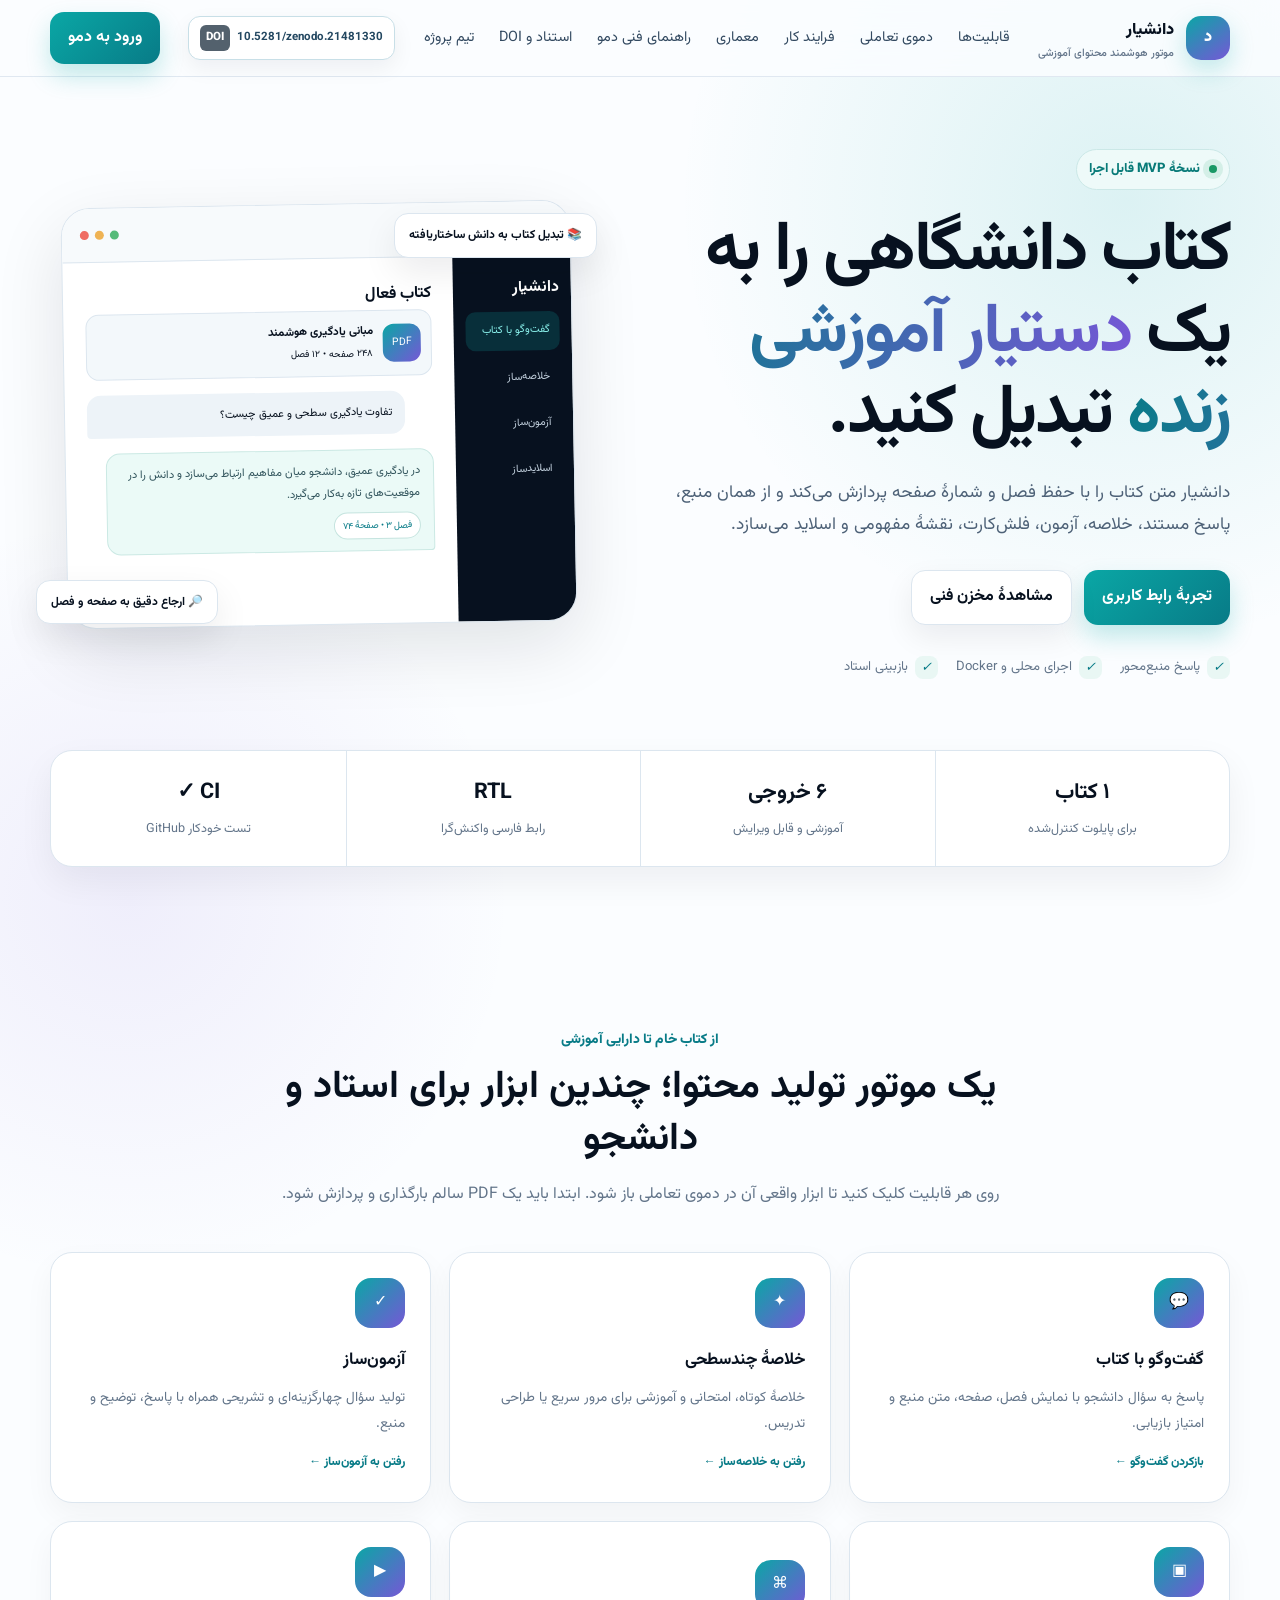
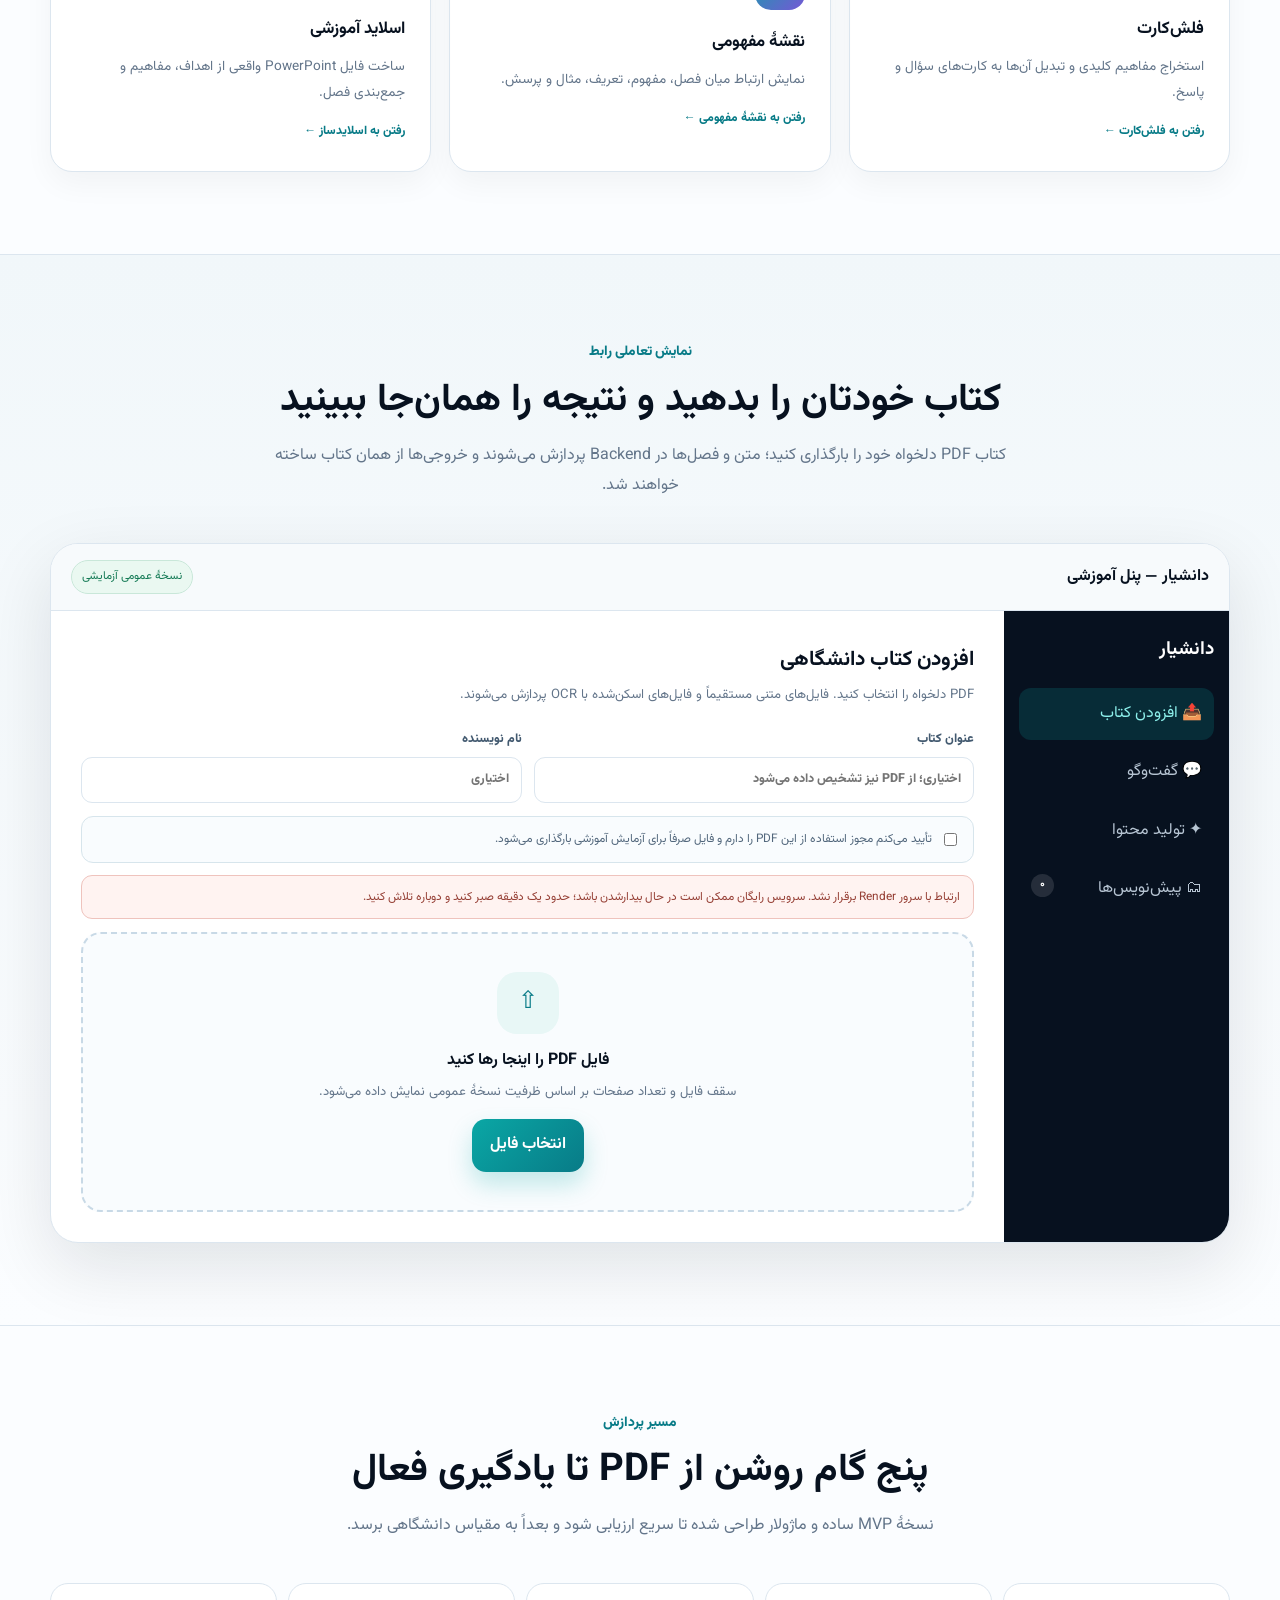
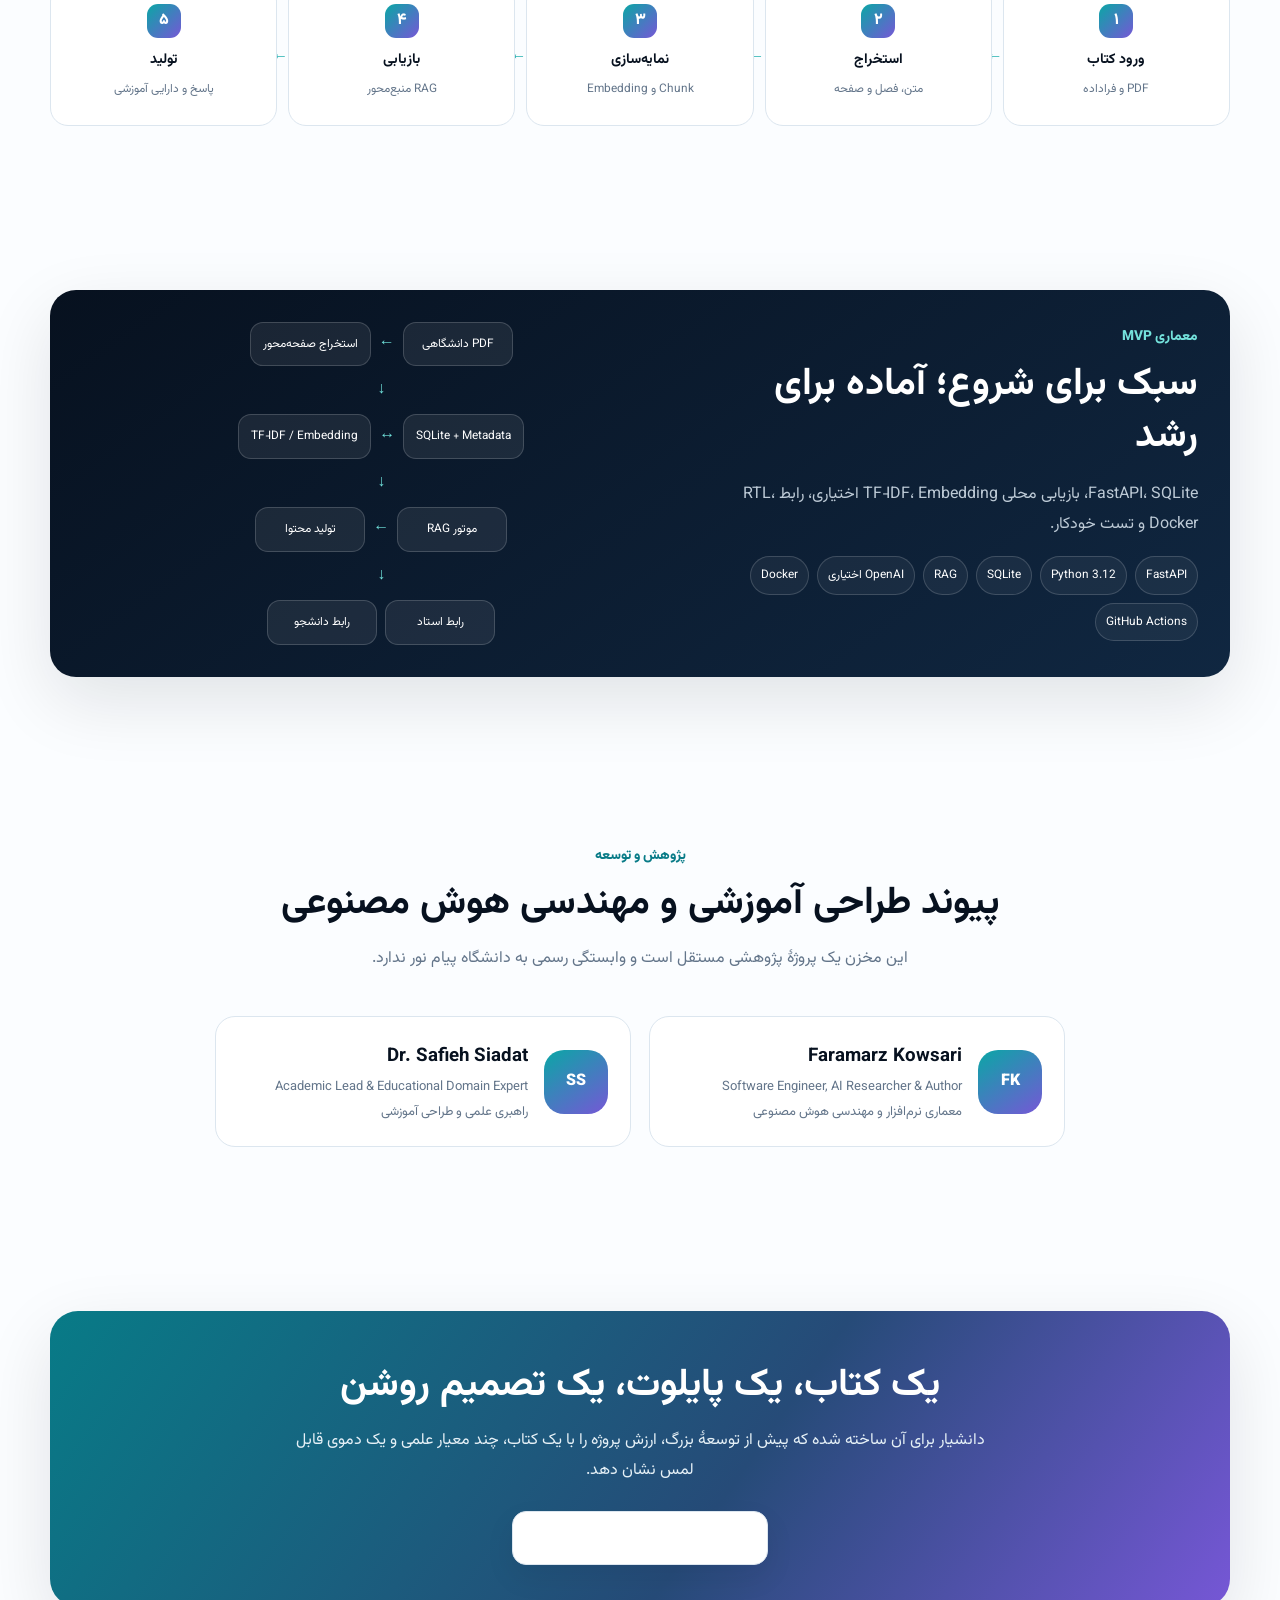
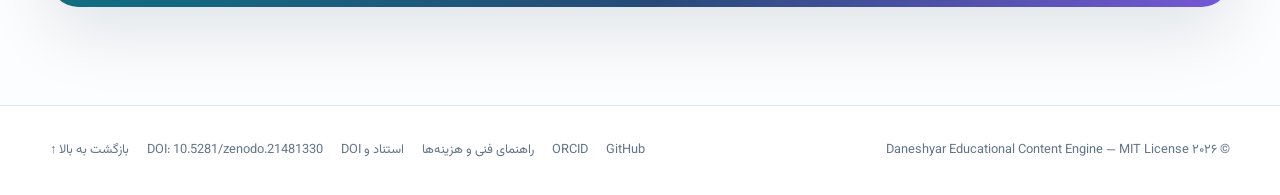
<file: docs/index.html>
<!doctype html>
<html lang="fa" dir="rtl">
<head>
<meta charset="utf-8">
<meta name="viewport" content="width=device-width,initial-scale=1">
<meta name="citation_doi" content="10.5281/zenodo.21481330">
<meta name="DC.identifier" content="doi:10.5281/zenodo.21481330">
<meta http-equiv="Cache-Control" content="no-cache, no-store, must-revalidate">
<meta http-equiv="Pragma" content="no-cache">
<meta http-equiv="Expires" content="0">
<meta name="theme-color" content="#07111f">
<meta name="description" content="دانشیار؛ موتور هوشمند محتوای آموزشی برای تبدیل کتاب‌های دانشگاهی PDF به پاسخ‌های منبع‌محور، خلاصه، آزمون، فلش‌کارت و اسلاید.">
<meta property="og:title" content="دانشیار | موتور هوشمند محتوای آموزشی">
<meta property="og:description" content="از یک کتاب دانشگاهی، یک دستیار آموزشی منبع‌محور بسازید.">
<meta property="og:url" content="https://faramarzkowsari.github.io/daneshyar-educational-content-engine/">
<link rel="canonical" href="https://faramarzkowsari.github.io/daneshyar-educational-content-engine/">
<link rel="preconnect" href="https://fonts.googleapis.com">
<link rel="preconnect" href="https://fonts.gstatic.com" crossorigin>
<link href="https://fonts.googleapis.com/css2?family=Vazirmatn:wght@300;400;500;600;700;800;900&display=swap" rel="stylesheet">
<title>دانشیار | موتور هوشمند محتوای آموزشی</title>
<style>
:root{--ink:#07111f;--ink2:#102238;--surface:#fff;--soft:#f3f8fb;--line:#dce6ef;--muted:#63758a;--teal:#0aa7a5;--teal2:#087b87;--violet:#7657d6;--green:#199865;--shadow:0 24px 70px rgba(7,17,31,.11);--max:1180px}*{box-sizing:border-box}html{scroll-behavior:smooth}body{margin:0;font-family:Vazirmatn,Tahoma,sans-serif;color:var(--ink);background:radial-gradient(circle at 88% 4%,rgba(10,167,165,.13),transparent 28rem),radial-gradient(circle at 10% 18%,rgba(118,87,214,.09),transparent 24rem),#fbfdff;line-height:1.9}a{text-decoration:none;color:inherit}button,input{font:inherit}.wrap{width:min(var(--max),calc(100% - 36px));margin:auto}.top{position:sticky;top:0;z-index:30;background:rgba(251,253,255,.86);backdrop-filter:blur(18px);border-bottom:1px solid rgba(220,230,239,.85)}.nav{height:76px;display:flex;align-items:center;justify-content:space-between;gap:22px}.brand{display:flex;align-items:center;gap:12px;font-weight:900}.mark{width:44px;height:44px;border-radius:15px;display:grid;place-items:center;color:#fff;background:linear-gradient(145deg,var(--teal),var(--violet));box-shadow:0 10px 24px rgba(10,167,165,.24)}.brand small{display:block;color:var(--muted);font-size:.68rem;font-weight:500;line-height:1.2}.links{display:flex;align-items:center;gap:25px;color:#334a61;font-size:.9rem}.links a:hover{color:var(--teal2)}.btn{display:inline-flex;align-items:center;justify-content:center;gap:8px;padding:11px 18px;border-radius:14px;border:0;font-weight:700;cursor:pointer;transition:.2s}.btn:hover{transform:translateY(-2px)}.primary{color:#fff;background:linear-gradient(135deg,var(--teal),var(--teal2));box-shadow:0 12px 24px rgba(10,167,165,.24)}.secondary{background:#fff;border:1px solid var(--line);box-shadow:0 12px 30px rgba(7,17,31,.07)}.hero{padding:72px 0 62px}.heroGrid{display:grid;grid-template-columns:1.04fr .96fr;align-items:center;gap:58px}.badge{display:inline-flex;align-items:center;gap:9px;padding:7px 12px;border:1px solid #cbe8e7;border-radius:999px;background:#eefaf9;color:#087a78;font-weight:800;font-size:.82rem}.pulse{width:8px;height:8px;border-radius:50%;background:var(--green);box-shadow:0 0 0 6px rgba(25,152,101,.12)}h1{font-size:clamp(2.45rem,5.4vw,4.7rem);line-height:1.18;letter-spacing:-2px;margin:22px 0 20px}.grad{color:transparent;background:linear-gradient(100deg,var(--teal2),var(--violet));background-clip:text;-webkit-background-clip:text}.lead{font-size:1.08rem;color:#4d6177;max-width:650px;margin:0 0 28px}.actions{display:flex;flex-wrap:wrap;gap:12px}.trust{display:flex;flex-wrap:wrap;gap:18px;margin-top:30px;color:var(--muted);font-size:.82rem}.trust span{display:flex;align-items:center;gap:7px}.ok{width:23px;height:23px;border-radius:8px;display:grid;place-items:center;background:#e9f7f4;color:var(--teal2)}.visual{position:relative;min-height:470px;display:grid;place-items:center}.glow{position:absolute;width:360px;height:360px;border-radius:50%;background:radial-gradient(circle,rgba(10,167,165,.25),transparent 66%)}.window{width:min(100%,510px);position:relative;z-index:2;border:1px solid var(--line);border-radius:29px;background:#fff;overflow:hidden;box-shadow:var(--shadow);transform:rotate(-1deg)}.wbar{padding:15px 18px;background:#f7fafc;border-bottom:1px solid var(--line);display:flex;justify-content:space-between;align-items:center;color:var(--muted);font-size:.75rem}.dots{display:flex;gap:6px;direction:ltr}.dots i{width:9px;height:9px;border-radius:50%;background:#ef6d64}.dots i:nth-child(2){background:#efb354}.dots i:nth-child(3){background:#55bb79}.preview{display:grid;grid-template-columns:118px 1fr;min-height:365px}.side{padding:18px 12px;background:var(--ink);color:#c4d2df}.side b{color:#fff}.side div{padding:9px 10px;margin-top:8px;border-radius:10px;font-size:.67rem}.side .active{background:rgba(10,167,165,.2);color:#8af0eb}.main{padding:22px}.book{display:flex;align-items:center;gap:10px;background:var(--soft);border:1px solid var(--line);border-radius:13px;padding:10px;font-size:.72rem}.pdf{width:38px;height:38px;border-radius:11px;display:grid;place-items:center;color:#fff;background:linear-gradient(135deg,var(--teal),var(--violet));font-size:.65rem}.q,.a{padding:11px 13px;font-size:.7rem;border-radius:14px;margin-top:15px}.q{margin-right:28px;background:#edf3f8;border-bottom-left-radius:4px}.a{margin-left:18px;background:#ebfaf7;border:1px solid #cbe9e4;border-bottom-right-radius:4px;color:#31545c}.source{display:inline-block;margin-top:8px;padding:4px 8px;border:1px solid #c5e4df;border-radius:999px;background:#fff;color:var(--teal2);font-size:.58rem}.float{position:absolute;z-index:3;padding:10px 14px;border:1px solid var(--line);border-radius:14px;background:#fff;box-shadow:0 14px 35px rgba(7,17,31,.08);font-size:.74rem;font-weight:700}.f1{top:34px;right:-8px}.f2{bottom:25px;left:-14px}.metrics{padding:8px 0 76px}.metricGrid{display:grid;grid-template-columns:repeat(4,1fr);border:1px solid var(--line);border-radius:22px;background:#fff;box-shadow:0 14px 35px rgba(7,17,31,.06);overflow:hidden}.metric{text-align:center;padding:22px;border-left:1px solid var(--line)}.metric:last-child{border-left:0}.metric strong{display:block;font-size:1.35rem}.metric span{color:var(--muted);font-size:.79rem}section{padding:82px 0}.head{text-align:center;max-width:760px;margin:0 auto 42px}.kicker{color:var(--teal2);font-weight:800;font-size:.86rem}h2{font-size:clamp(1.9rem,3vw,3rem);line-height:1.35;margin:8px 0 13px}.head p{color:var(--muted);margin:0}.features{display:grid;grid-template-columns:repeat(3,1fr);gap:18px}.card{padding:25px;border:1px solid var(--line);border-radius:22px;background:#fff;box-shadow:0 12px 30px rgba(7,17,31,.045);transition:.25s}.card:hover{transform:translateY(-5px);box-shadow:0 18px 42px rgba(7,17,31,.08)}.icon{width:50px;height:50px;border-radius:16px;display:grid;place-items:center;color:#fff;background:linear-gradient(135deg,var(--teal),var(--violet));margin-bottom:17px}.card h3{margin:0 0 8px;font-size:1.05rem}.card p{margin:0;color:var(--muted);font-size:.85rem}.featureAction{width:100%;font:inherit;color:inherit;text-align:right;cursor:pointer;position:relative;appearance:none}.featureAction:focus-visible{outline:3px solid rgba(10,167,165,.28);outline-offset:4px;border-color:var(--teal)}.featureOpen{display:inline-flex;margin-top:14px;color:var(--teal2);font-size:.75rem;font-weight:800}.asset.assetFocus{border-color:var(--teal);box-shadow:0 0 0 5px rgba(10,167,165,.10),0 16px 34px rgba(7,17,31,.08);animation:assetPulse .7s ease 2}@keyframes assetPulse{50%{transform:translateY(-3px)}}.demoSec{background:linear-gradient(180deg,#f1f7fa,#fbfdff);border-block:1px solid var(--line)}.shell{border:1px solid var(--line);border-radius:28px;background:#fff;box-shadow:var(--shadow);overflow:hidden}.shellTop{padding:16px 20px;background:#f7fafc;border-bottom:1px solid var(--line);display:flex;justify-content:space-between;align-items:center}.demoTag{padding:5px 10px;border:1px solid #c9e7d9;border-radius:999px;background:#eaf8f1;color:#147a55;font-size:.72rem}.layout{display:grid;grid-template-columns:225px 1fr;min-height:570px}.demoSide{padding:21px 15px;background:var(--ink);color:#fff}.demoSide h3{margin:0 0 20px}.tabs button{width:100%;display:flex;gap:10px;padding:11px 12px;margin:6px 0;border:0;border-radius:12px;background:transparent;color:#b7c5d3;cursor:pointer;text-align:right}.tabs button.active,.tabs button:hover{background:rgba(10,167,165,.18);color:#8df0eb}.content{padding:30px}.panel{display:none}.panel.active{display:block;animation:fade .28s ease}@keyframes fade{from{opacity:0;transform:translateY(4px)}to{opacity:1;transform:none}}.phead h3{margin:0;font-size:1.3rem}.phead p{margin:2px 0 20px;color:var(--muted);font-size:.82rem}.upload{padding:38px 20px;border:2px dashed #c8d9e6;border-radius:20px;background:#f9fcfe;text-align:center}.upload.drag{border-color:var(--teal);background:#eefaf9}.uploadIcon{width:62px;height:62px;margin:0 auto 12px;border-radius:20px;display:grid;place-items:center;background:#e8f7f6;color:var(--teal2);font-size:1.5rem}.upload h4{margin:0}.upload p{margin:3px 0 15px;color:var(--muted);font-size:.82rem}#file{display:none}.progress{display:none;margin-top:20px;text-align:right}.track{height:9px;border-radius:999px;background:#e6eef4;overflow:hidden}.bar{width:0;height:100%;background:linear-gradient(90deg,var(--teal),var(--violet));transition:.25s}.plabel{margin-top:8px;color:var(--muted);font-size:.8rem}.bookRow{display:flex;align-items:center;justify-content:space-between;gap:12px;padding:14px;border:1px solid var(--line);border-radius:16px;background:#f8fbfd;margin-bottom:16px}.bookMeta{display:flex;align-items:center;gap:11px}.bookMeta strong{display:block;font-size:.9rem}.bookMeta small{color:var(--muted)}.chat{border:1px solid var(--line);border-radius:18px;overflow:hidden}.messages{min-height:275px;max-height:325px;overflow:auto;padding:18px;background:#fbfdff}.msg{width:fit-content;max-width:86%;padding:11px 14px;margin-bottom:12px;border-radius:15px;font-size:.85rem}.user{margin-right:auto;background:#eaf0f6;border-bottom-left-radius:4px}.ai{background:#eaf9f6;border:1px solid #cbe9e4;border-bottom-right-radius:4px}.cite{display:inline-flex;margin-top:8px;padding:4px 8px;border:1px solid #bedfd9;border-radius:999px;background:#fff;color:#087c76;font-size:.67rem}.typing{display:none;color:var(--muted);font-size:.77rem}.form{display:flex;gap:9px;padding:12px;border-top:1px solid var(--line)}.form input{min-width:0;flex:1;padding:11px 13px;border:1px solid var(--line);border-radius:12px;outline:0}.form input:focus{border-color:var(--teal);box-shadow:0 0 0 4px rgba(10,167,165,.09)}.samples{display:flex;flex-wrap:wrap;gap:7px;margin-top:11px}.samples button{padding:7px 10px;border:1px solid var(--line);border-radius:999px;background:#fff;color:#425970;cursor:pointer;font-size:.72rem}.assets{display:grid;grid-template-columns:repeat(2,1fr);gap:13px}.asset{display:flex;align-items:center;gap:12px;padding:16px;border:1px solid var(--line);border-radius:17px}.asset .icon{flex:0 0 44px;width:44px;height:44px;margin:0;border-radius:13px}.asset strong{display:block;font-size:.88rem}.asset small{color:var(--muted)}.asset button{margin-right:auto;padding:7px 10px;border:1px solid var(--line);border-radius:10px;background:#f8fbfd;cursor:pointer}.result{display:none;margin-top:16px;padding:14px;border:1px solid #cce7e2;border-radius:14px;background:#eefaf8;color:#28595a}.flow{display:grid;grid-template-columns:repeat(5,1fr);gap:11px}.step{position:relative;text-align:center;padding:20px 11px;border:1px solid var(--line);border-radius:18px;background:#fff}.step:not(:last-child):after{content:"←";position:absolute;left:-17px;top:42%;color:var(--teal);font-weight:900}.num{width:34px;height:34px;margin:0 auto 9px;border-radius:11px;display:grid;place-items:center;color:#fff;background:linear-gradient(135deg,var(--teal),var(--violet));font-weight:800}.step strong{display:block;font-size:.88rem}.step span{color:var(--muted);font-size:.74rem}.arch{display:grid;grid-template-columns:.9fr 1.1fr;gap:28px;padding:32px;border-radius:26px;color:#fff;background:linear-gradient(145deg,#07111f,#102741);box-shadow:var(--shadow)}.arch p{color:#bdcad6}.pills{display:flex;flex-wrap:wrap;gap:8px}.pills span{padding:7px 10px;border:1px solid rgba(255,255,255,.16);border-radius:999px;background:rgba(255,255,255,.05);font-size:.74rem}.diagram{display:grid;gap:9px;align-content:center}.row{display:flex;align-items:center;justify-content:center;gap:8px}.box{min-width:110px;padding:10px 12px;text-align:center;border:1px solid rgba(255,255,255,.17);border-radius:13px;background:rgba(255,255,255,.075);font-size:.74rem}.arrow{color:#70e1db;font-weight:900}.people{display:grid;grid-template-columns:repeat(2,1fr);gap:18px;max-width:850px;margin:auto}.person{display:flex;align-items:center;gap:16px;padding:22px;border:1px solid var(--line);border-radius:20px;background:#fff}.avatar{width:64px;height:64px;flex:0 0 64px;border-radius:20px;display:grid;place-items:center;color:#fff;background:linear-gradient(145deg,var(--teal),var(--violet));font-weight:900}.person h3{margin:0}.person p{margin:0;color:var(--muted);font-size:.81rem}.cta{padding-bottom:98px}.ctaBox{padding:42px;border-radius:28px;text-align:center;color:#fff;background:linear-gradient(125deg,var(--teal2),#264b78 58%,var(--violet));box-shadow:var(--shadow)}.ctaBox p{max-width:690px;margin:0 auto 24px;color:#e6f1f7}footer{padding:32px 0;border-top:1px solid var(--line);background:#fff}.foot{display:flex;justify-content:space-between;align-items:center;gap:20px;color:var(--muted);font-size:.8rem}.footLinks{display:flex;gap:18px}.toast{position:fixed;left:22px;bottom:22px;z-index:90;opacity:0;transform:translateY(14px);padding:12px 16px;border-radius:13px;color:#fff;background:var(--ink);box-shadow:var(--shadow);transition:.25s;font-size:.82rem}.toast.show{opacity:1;transform:none}@media(max-width:980px){.links{display:none}.heroGrid,.arch{grid-template-columns:1fr}.heroCopy{text-align:center}.lead{margin-inline:auto}.actions,.trust{justify-content:center}.features{grid-template-columns:repeat(2,1fr)}.flow{grid-template-columns:repeat(2,1fr)}.step:after{display:none}}@media(max-width:720px){.brand small{display:none}.hero{padding-top:50px}.visual{min-height:390px}.float{display:none}.window{transform:none}.metricGrid{grid-template-columns:repeat(2,1fr)}.metric:nth-child(2){border-left:0}.metric:nth-child(-n+2){border-bottom:1px solid var(--line)}.features,.people{grid-template-columns:1fr}.layout{grid-template-columns:1fr}.demoSide{padding:10px;overflow:auto}.demoSide h3{display:none}.tabs{display:flex;min-width:max-content}.tabs button{width:auto;white-space:nowrap}.content{padding:20px 14px}.assets{grid-template-columns:1fr}.flow{grid-template-columns:1fr}.foot{flex-direction:column;text-align:center}.preview{grid-template-columns:92px 1fr}}@media(prefers-reduced-motion:reduce){*{scroll-behavior:auto!important;animation:none!important;transition:none!important}}

/* Draft repository */
.tabs button{position:relative}
.draftBadge{display:inline-grid;place-items:center;min-width:23px;height:23px;padding:0 6px;margin-right:auto;border-radius:999px;background:rgba(255,255,255,.12);color:#fff;font-size:.68rem;font-weight:800}
.tabs button.active .draftBadge{background:#8df0eb;color:#07333a}
.draftTop{display:flex;align-items:flex-start;justify-content:space-between;gap:18px;margin-bottom:16px}
.draftTop .phead p{margin-bottom:0}
.draftTools{display:flex;flex-wrap:wrap;align-items:center;gap:8px}
.draftSearch{min-width:230px;padding:9px 12px;border:1px solid var(--line);border-radius:11px;background:#fff;outline:none}
.draftSearch:focus{border-color:var(--teal);box-shadow:0 0 0 4px rgba(10,167,165,.08)}
.filters{display:flex;flex-wrap:wrap;gap:7px;margin-bottom:16px}
.filters button{padding:7px 11px;border:1px solid var(--line);border-radius:999px;background:#fff;color:#4d6176;cursor:pointer;font-size:.75rem}
.filters button.active{border-color:#aadfdc;background:#eaf9f7;color:#087b78;font-weight:800}
.draftList{display:grid;gap:12px}
.draftCard{display:grid;grid-template-columns:auto 1fr auto;gap:14px;align-items:center;padding:16px;border:1px solid var(--line);border-radius:17px;background:#fff;box-shadow:0 8px 24px rgba(7,17,31,.035)}
.draftCard:hover{border-color:#bfdcdd;box-shadow:0 13px 30px rgba(7,17,31,.065)}
.draftKind{width:46px;height:46px;display:grid;place-items:center;border-radius:14px;color:#fff;background:linear-gradient(135deg,var(--teal),var(--violet));font-weight:900}
.draftInfo{min-width:0}
.draftTitle{display:flex;align-items:center;gap:8px;flex-wrap:wrap}
.draftTitle strong{font-size:.92rem}
.statusChip{display:inline-flex;align-items:center;gap:5px;padding:3px 8px;border-radius:999px;font-size:.65rem;font-weight:800}
.statusChip.draft{background:#fff5df;color:#9b6818;border:1px solid #f2deb1}
.statusChip.approved{background:#eaf8f1;color:#147a55;border:1px solid #cae8da}
.draftMeta{display:flex;flex-wrap:wrap;gap:10px;margin-top:5px;color:var(--muted);font-size:.72rem}
.draftActions{display:flex;flex-wrap:wrap;justify-content:flex-end;gap:6px}
.draftActions button{padding:7px 9px;border:1px solid var(--line);border-radius:9px;background:#f8fbfd;color:#40576d;cursor:pointer;font-size:.7rem}
.draftActions button:hover{border-color:#9fd8d5;background:#eef9f8;color:#087b78}
.draftActions .danger:hover{border-color:#efb9b5;background:#fff1ef;color:#a33e35}
.emptyDrafts{text-align:center;padding:48px 20px;border:2px dashed #d7e3ec;border-radius:18px;background:#fafcfe;color:var(--muted)}
.emptyDrafts .emptyIcon{width:62px;height:62px;margin:0 auto 11px;display:grid;place-items:center;border-radius:19px;background:#eef6fa;color:var(--teal2);font-size:1.5rem}
.emptyDrafts h4{margin:0 0 4px;color:var(--ink)}
.emptyDrafts p{margin:0 0 14px;font-size:.8rem}
.draftSummary{display:flex;gap:10px;flex-wrap:wrap;margin-bottom:16px}
.summaryPill{padding:8px 11px;border:1px solid var(--line);border-radius:12px;background:#f8fbfd;font-size:.75rem;color:#4c6176}
.summaryPill b{color:var(--ink)}
.modalBackdrop{position:fixed;inset:0;z-index:100;display:none;align-items:center;justify-content:center;padding:20px;background:rgba(4,12,22,.62);backdrop-filter:blur(5px)}
.modalBackdrop.open{display:flex}
.draftModal{width:min(760px,100%);max-height:86vh;display:flex;flex-direction:column;border-radius:22px;background:#fff;box-shadow:0 30px 90px rgba(0,0,0,.28);overflow:hidden}
.modalHead{display:flex;align-items:flex-start;justify-content:space-between;gap:15px;padding:19px 22px;border-bottom:1px solid var(--line);background:#f8fbfd}
.modalHead h3{margin:0;font-size:1.15rem}
.modalHead p{margin:3px 0 0;color:var(--muted);font-size:.75rem}
.closeModal{width:38px;height:38px;border:1px solid var(--line);border-radius:11px;background:#fff;cursor:pointer;font-size:1.1rem}
.modalBody{padding:22px;overflow:auto}
.previewBlock{padding:18px;border:1px solid var(--line);border-radius:15px;background:#fbfdff;color:#334b60;font-size:.84rem;line-height:2}
.previewBlock h4{margin:0 0 10px;color:var(--ink);font-size:1rem}
.previewBlock p{margin:0 0 12px}
.previewBlock pre{margin:0;white-space:pre-wrap;overflow-wrap:anywhere;font-family:Vazirmatn,Tahoma,sans-serif}
.previewIntro{margin-bottom:14px;padding:11px 13px;border:1px solid #c9e7e2;border-radius:12px;background:#eefaf8;color:#28595a}
.previewItems{display:grid;gap:12px}
.previewItem{padding:14px;border:1px solid var(--line);border-radius:13px;background:#fff}
.previewItemHead{display:flex;align-items:center;justify-content:space-between;gap:10px;margin-bottom:8px}
.previewNumber{display:inline-grid;place-items:center;min-width:31px;height:31px;padding:0 7px;border-radius:9px;color:#fff;background:linear-gradient(135deg,var(--teal),var(--violet));font-weight:900}
.previewMeta{color:var(--muted);font-size:.72rem}
.previewQuestion{margin:0 0 9px;color:var(--ink);font-weight:800}
.previewOptions{display:grid;gap:6px;margin:8px 0;padding:0;list-style:none}
.previewOptions li{padding:7px 9px;border-radius:9px;background:#f4f8fb}
.previewAnswer{margin-top:9px;padding:10px 12px;border-right:4px solid var(--teal);border-radius:10px;background:#eefaf8}
.previewHint{color:var(--muted);font-size:.77rem}
.mindTree,.mindTree ul{margin:0;padding-right:20px;list-style:none}
.mindTree li{position:relative;margin:8px 0;padding:8px 11px;border:1px solid var(--line);border-radius:10px;background:#fff}
.mindTree li:before{content:"";position:absolute;right:-13px;top:19px;width:12px;border-top:2px solid #9ed8d4}
.slidePreview{display:grid;gap:11px;text-align:center;padding:15px}
.slidePreview .slideIcon{width:68px;height:68px;margin:auto;display:grid;place-items:center;border-radius:20px;color:#fff;background:linear-gradient(135deg,var(--teal),var(--violet));font-size:1.7rem}
.modalFoot{display:flex;flex-wrap:wrap;align-items:flex-end;justify-content:flex-end;gap:8px;padding:14px 22px;border-top:1px solid var(--line);background:#fff}
.modalFoot button{padding:9px 13px;border:1px solid var(--line);border-radius:10px;background:#f8fbfd;cursor:pointer}
.modalFoot .approve{color:#fff;border-color:transparent;background:linear-gradient(135deg,var(--teal),var(--teal2))}
.downloadFormat{display:grid;gap:4px;margin-left:auto;color:var(--muted);font-size:.68rem}
.downloadFormat select{min-width:155px;padding:8px 10px;border:1px solid var(--line);border-radius:10px;background:#fff;color:#334b60}
.resultAction{margin-right:9px;padding:6px 10px;border:1px solid #acdcd7;border-radius:9px;background:#fff;color:#087b78;cursor:pointer;font-weight:800}
@media(max-width:720px){
  .draftTop{flex-direction:column}
  .draftTools,.draftSearch{width:100%}
  .draftCard{grid-template-columns:auto 1fr}
  .draftActions{grid-column:1/-1;justify-content:flex-start}
}


.draftStorageNote{
  display:flex;
  align-items:flex-start;
  gap:12px;
  margin:0 0 18px;
  padding:15px 17px;
  border:1px solid #b8dfe0;
  border-right:5px solid var(--teal);
  border-radius:15px;
  background:linear-gradient(135deg,#effaf9,#f7fbff);
  color:#315667;
  box-shadow:0 8px 24px rgba(7,17,31,.035);
}
.draftStorageNote .noteIcon{
  flex:0 0 38px;
  width:38px;
  height:38px;
  display:grid;
  place-items:center;
  border-radius:12px;
  background:#dff5f2;
  color:#087b78;
  font-size:1.05rem;
}
.draftStorageNote strong{color:#083c4b}
.draftStorageNote p{margin:0;font-size:.79rem;line-height:2}


.authorProfileLink{
  color:inherit;
  text-decoration:none;
  transition:color .2s ease;
}
.authorProfileLink:hover,
.authorProfileLink:focus{
  color:var(--teal2);
  text-decoration:underline;
  text-underline-offset:5px;
}
.authorAvatarLink{
  display:block;
  flex:0 0 auto;
  border-radius:20px;
}
.authorAvatarLink:focus-visible{
  outline:3px solid rgba(10,167,165,.28);
  outline-offset:4px;
}


.uploadFields{display:grid;grid-template-columns:1fr 1fr;gap:12px;margin-bottom:13px}.uploadFields label{display:grid;gap:6px;font-size:.78rem;font-weight:800;color:#435a70}.uploadFields input,.chapterPicker select{width:100%;padding:10px 12px;border:1px solid var(--line);border-radius:11px;background:#fff;outline:none}.uploadFields input:focus,.chapterPicker select:focus{border-color:var(--teal);box-shadow:0 0 0 4px rgba(10,167,165,.08)}.terms{display:flex;align-items:flex-start;gap:8px;margin:0 0 12px;padding:11px 13px;border:1px solid #d7e5ec;border-radius:12px;background:#f9fcfe;color:#52677c;font-size:.74rem}.terms input{margin-top:5px}.publicInfo{margin-bottom:13px;padding:10px 13px;border:1px solid #cce4e2;border-radius:11px;background:#effaf8;color:#315d65;font-size:.74rem}.publicInfo.error{border-color:#efc3bd;background:#fff3f1;color:#963f35}.chapterPicker{display:flex;align-items:center;gap:10px;margin-bottom:14px;padding:11px 13px;border:1px solid var(--line);border-radius:13px;background:#f8fbfd}.chapterPicker label{font-size:.78rem;font-weight:800;white-space:nowrap}.chapterPicker select{max-width:420px}.upload.busy{pointer-events:none;opacity:.7}.msg.error{background:#fff1ef;border:1px solid #efc2bd;color:#963d34}.asset button:disabled,.btn:disabled{opacity:.55;cursor:not-allowed}.sessionExpiry{display:inline-block;margin-top:6px;color:#8a681c;font-size:.69rem}@media(max-width:720px){.uploadFields{grid-template-columns:1fr}.chapterPicker{align-items:stretch;flex-direction:column}}
.doiBadge{display:inline-flex;align-items:center;gap:7px;padding:8px 11px;border:1px solid #c8dfe7;border-radius:12px;background:#fff;color:#244861;font-size:.72rem;font-weight:800;direction:ltr;box-shadow:0 8px 22px rgba(7,17,31,.06)}.doiBadge span{padding:2px 6px;border-radius:6px;background:#53616d;color:#fff}.doiBadge:hover{border-color:var(--teal);color:var(--teal2);transform:translateY(-1px)}
</style>
<script type="application/ld+json">{"@context":"https://schema.org","@type":"SoftwareApplication","name":"Daneshyar Educational Content Engine","alternateName":"دانشیار","applicationCategory":"EducationalApplication","operatingSystem":"Web","url":"https://faramarzkowsari.github.io/daneshyar-educational-content-engine/","codeRepository":"https://github.com/FaramarzKowsari/daneshyar-educational-content-engine","license":"https://opensource.org/licenses/MIT","identifier":"https://doi.org/10.5281/zenodo.21481330","sameAs":["https://doi.org/10.5281/zenodo.21481330"],"author":[{"@type":"Person","name":"Faramarz Kowsari"},{"@type":"Person","name":"Safieh Siadat"}]}</script>
</head>
<body>
<header class="top"><div class="wrap nav"><a class="brand" href="#top"><span class="mark">د</span><span>دانشیار<small>موتور هوشمند محتوای آموزشی</small></span></a><nav class="links"><a href="#features">قابلیت‌ها</a><a href="#demo">دموی تعاملی</a><a href="#workflow">فرایند کار</a><a href="#architecture">معماری</a><a href="demo-guide.html">راهنمای فنی دمو</a><a href="citation.html">استناد و DOI</a><a href="#team">تیم پروژه</a></nav><a class="doiBadge" href="https://doi.org/10.5281/zenodo.21481330" target="_blank" rel="noopener noreferrer" aria-label="DOI 10.5281/zenodo.21481330"><span>DOI</span><strong>10.5281/zenodo.21481330</strong></a><a class="btn primary" href="#demo">ورود به دمو</a></div></header>
<main id="top">
<section class="hero"><div class="wrap heroGrid"><div class="heroCopy"><span class="badge"><span class="pulse"></span>نسخهٔ MVP قابل اجرا</span><h1>کتاب دانشگاهی را به یک <span class="grad">دستیار آموزشی زنده</span> تبدیل کنید.</h1><p class="lead">دانشیار متن کتاب را با حفظ فصل و شمارهٔ صفحه پردازش می‌کند و از همان منبع، پاسخ مستند، خلاصه، آزمون، فلش‌کارت، نقشهٔ مفهومی و اسلاید می‌سازد.</p><div class="actions"><a class="btn primary" href="#demo">تجربهٔ رابط کاربری</a><a class="btn secondary" href="https://github.com/FaramarzKowsari/daneshyar-educational-content-engine" target="_blank" rel="noopener">مشاهدهٔ مخزن فنی</a></div><div class="trust"><span><i class="ok">✓</i>پاسخ منبع‌محور</span><span><i class="ok">✓</i>اجرای محلی و Docker</span><span><i class="ok">✓</i>بازبینی استاد</span></div></div><div class="visual"><div class="glow"></div><div class="float f1">📚 تبدیل کتاب به دانش ساختاریافته</div><div class="float f2">🔎 ارجاع دقیق به صفحه و فصل</div><div class="window"><div class="wbar"><span>● سامانه آماده است</span><span class="dots"><i></i><i></i><i></i></span></div><div class="preview"><aside class="side"><b>دانشیار</b><div class="active">گفت‌وگو با کتاب</div><div>خلاصه‌ساز</div><div>آزمون‌ساز</div><div>اسلایدساز</div></aside><div class="main"><b>کتاب فعال</b><div class="book"><span class="pdf">PDF</span><span><b>مبانی یادگیری هوشمند</b><br><small>۲۴۸ صفحه • ۱۲ فصل</small></span></div><div class="q">تفاوت یادگیری سطحی و عمیق چیست؟</div><div class="a">در یادگیری عمیق، دانشجو میان مفاهیم ارتباط می‌سازد و دانش را در موقعیت‌های تازه به‌کار می‌گیرد.<br><span class="source">فصل ۳ • صفحهٔ ۷۴</span></div></div></div></div></div></div></section>
<div class="metrics"><div class="wrap metricGrid"><div class="metric"><strong>۱ کتاب</strong><span>برای پایلوت کنترل‌شده</span></div><div class="metric"><strong>۶ خروجی</strong><span>آموزشی و قابل ویرایش</span></div><div class="metric"><strong>RTL</strong><span>رابط فارسی واکنش‌گرا</span></div><div class="metric"><strong>CI ✓</strong><span>تست خودکار GitHub</span></div></div></div>
<section id="features"><div class="wrap"><div class="head"><span class="kicker">از کتاب خام تا دارایی آموزشی</span><h2>یک موتور تولید محتوا؛ چندین ابزار برای استاد و دانشجو</h2><p>روی هر قابلیت کلیک کنید تا ابزار واقعی آن در دموی تعاملی باز شود. ابتدا باید یک PDF سالم بارگذاری و پردازش شود.</p></div><div class="features"><button class="card featureAction" type="button" data-panel-target="chat"><div class="icon">💬</div><h3>گفت‌وگو با کتاب</h3><p>پاسخ به سؤال دانشجو با نمایش فصل، صفحه، متن منبع و امتیاز بازیابی.</p><span class="featureOpen">بازکردن گفت‌وگو ←</span></button><button class="card featureAction" type="button" data-panel-target="assets" data-asset-target="خلاصهٔ سه‌سطحی"><div class="icon">✦</div><h3>خلاصهٔ چندسطحی</h3><p>خلاصهٔ کوتاه، امتحانی و آموزشی برای مرور سریع یا طراحی تدریس.</p><span class="featureOpen">رفتن به خلاصه‌ساز ←</span></button><button class="card featureAction" type="button" data-panel-target="assets" data-asset-target="آزمون ۱۰ سؤالی"><div class="icon">✓</div><h3>آزمون‌ساز</h3><p>تولید سؤال چهارگزینه‌ای و تشریحی همراه با پاسخ، توضیح و منبع.</p><span class="featureOpen">رفتن به آزمون‌ساز ←</span></button><button class="card featureAction" type="button" data-panel-target="assets" data-asset-target="۲۰ فلش‌کارت"><div class="icon">▣</div><h3>فلش‌کارت</h3><p>استخراج مفاهیم کلیدی و تبدیل آن‌ها به کارت‌های سؤال و پاسخ.</p><span class="featureOpen">رفتن به فلش‌کارت ←</span></button><button class="card featureAction" type="button" data-panel-target="assets" data-asset-target="نقشهٔ مفهومی"><div class="icon">⌘</div><h3>نقشهٔ مفهومی</h3><p>نمایش ارتباط میان فصل، مفهوم، تعریف، مثال و پرسش.</p><span class="featureOpen">رفتن به نقشهٔ مفهومی ←</span></button><button class="card featureAction" type="button" data-panel-target="assets" data-asset-target="۱۲ اسلاید آموزشی"><div class="icon">▶</div><h3>اسلاید آموزشی</h3><p>ساخت فایل PowerPoint واقعی از اهداف، مفاهیم و جمع‌بندی فصل.</p><span class="featureOpen">رفتن به اسلایدساز ←</span></button></div></div></section>
<section class="demoSec" id="demo"><div class="wrap"><div class="head"><span class="kicker">نمایش تعاملی رابط</span><h2>کتاب خودتان را بدهید و نتیجه را همان‌جا ببینید</h2><p>کتاب PDF دلخواه خود را بارگذاری کنید؛ متن و فصل‌ها در Backend پردازش می‌شوند و خروجی‌ها از همان کتاب ساخته خواهند شد.</p></div><div class="shell"><div class="shellTop"><b>دانشیار — پنل آموزشی</b><span class="demoTag">نسخهٔ عمومی آزمایشی</span></div><div class="layout"><aside class="demoSide"><h3>دانشیار</h3><div class="tabs"><button class="active" data-panel="upload">📤 افزودن کتاب</button><button data-panel="chat">💬 گفت‌وگو</button><button data-panel="assets">✦ تولید محتوا</button><button data-panel="drafts">🗂 پیش‌نویس‌ها <span class="draftBadge" id="draftCount">۰</span></button></div></aside><div class="content">
<div class="panel active" id="upload"><div class="phead"><h3>افزودن کتاب دانشگاهی</h3><p>PDF دلخواه را انتخاب کنید. فایل‌های متنی مستقیماً و فایل‌های اسکن‌شده با OCR پردازش می‌شوند.</p></div>
<div class="uploadFields">
  <label>عنوان کتاب <input id="bookTitle" type="text" maxlength="300" placeholder="اختیاری؛ از PDF نیز تشخیص داده می‌شود"></label>
  <label>نام نویسنده <input id="bookAuthor" type="text" maxlength="200" placeholder="اختیاری"></label>
</div>
<label class="terms"><input id="terms" type="checkbox"> <span>تأیید می‌کنم مجوز استفاده از این PDF را دارم و فایل صرفاً برای آزمایش آموزشی بارگذاری می‌شود.</span></label>
<div class="publicInfo" id="publicInfo">در حال دریافت تنظیمات نسخهٔ عمومی…</div>
<div class="upload" id="zone"><div class="uploadIcon">⇧</div><h4 id="uploadTitle">فایل PDF را اینجا رها کنید</h4><p>سقف فایل و تعداد صفحات بر اساس ظرفیت نسخهٔ عمومی نمایش داده می‌شود.</p><label class="btn primary" for="file">انتخاب فایل</label><input id="file" type="file" accept="application/pdf"><div class="progress" id="progress"><div class="track"><div class="bar" id="bar"></div></div><div class="plabel" id="plabel">در حال آماده‌سازی…</div></div></div></div>
<div class="panel" id="chat"><div class="phead"><h3>گفت‌وگو با کتاب</h3><p>پاسخ‌ها به فصل و صفحهٔ منبع متصل می‌شوند.</p></div><div class="bookRow"><div class="bookMeta"><span class="pdf">PDF</span><span><strong id="activeBook">هنوز کتابی بارگذاری نشده است</strong><small id="activeBookMeta">ابتدا PDF خود را در بخش افزودن کتاب بارگذاری کنید.</small></span></div><span class="demoTag" id="chapterCount">۰ فصل</span><button class="btn secondary" id="deleteBook" type="button" style="display:none">حذف کتاب</button></div><div class="chat"><div class="messages" id="messages"><div class="msg ai">سلام. دربارهٔ محتوای کتاب سؤال بپرسید؛ پاسخ را همراه با منبع نمایش می‌دهم.</div><div class="typing" id="typing">دانشیار در حال بررسی منبع است…</div></div><form class="form" id="form"><input id="question" placeholder="سؤال خود را بنویسید…" autocomplete="off"><button class="btn primary">ارسال</button></form></div><div class="samples"><button data-q="هدف یادگیری عمیق چیست؟">هدف یادگیری عمیق چیست؟</button><button data-q="ارزشیابی تکوینی چه کاربردی دارد؟">ارزشیابی تکوینی چه کاربردی دارد؟</button><button data-q="نقش بازخورد در یادگیری چیست؟">نقش بازخورد در یادگیری چیست؟</button></div></div>
<div class="panel" id="assets"><div class="phead"><h3>تولید محتوای آموزشی</h3><p>خروجی از کتاب بارگذاری‌شده ساخته و در حساب موقت همین مرورگر ذخیره می‌شود.</p></div>
<div class="chapterPicker"><label for="chapterSelect">فصل یا بخش:</label><select id="chapterSelect"><option value="">کل کتاب</option></select></div>
<div class="assets"><div class="asset"><span class="icon">Σ</span><span><strong>خلاصهٔ فصل</strong><small>سه سطح کاربردی</small></span><button data-asset="خلاصهٔ سه‌سطحی">تولید</button></div><div class="asset"><span class="icon">?</span><span><strong>آزمون</strong><small>چهارگزینه‌ای و تشریحی</small></span><button data-asset="آزمون ۱۰ سؤالی">تولید</button></div><div class="asset"><span class="icon">▣</span><span><strong>فلش‌کارت</strong><small>سؤال، پاسخ و راهنما</small></span><button data-asset="۲۰ فلش‌کارت">تولید</button></div><div class="asset"><span class="icon">⌘</span><span><strong>نقشهٔ مفهومی</strong><small>رابطهٔ مفاهیم و تعریف‌ها</small></span><button data-asset="نقشهٔ مفهومی">تولید</button></div><div class="asset"><span class="icon">▶</span><span><strong>اسلاید</strong><small>PowerPoint قابل دانلود</small></span><button data-asset="۱۲ اسلاید آموزشی">تولید</button></div></div><div class="result" id="result"></div></div>
<div class="panel" id="drafts">
  <div class="draftTop">
    <div class="phead"><h3>مخزن پیش‌نویس‌ها</h3><p>خروجی‌های تولیدشده را مشاهده، بازبینی، تأیید، دانلود یا حذف کنید.</p></div>
    <div class="draftTools">
      <input class="draftSearch" id="draftSearch" type="search" placeholder="جست‌وجو در پیش‌نویس‌ها…" autocomplete="off">
      <button class="btn secondary" id="clearDrafts" type="button">پاک‌کردن همه</button>
    </div>
  </div>
  <div class="draftSummary" id="draftSummary"></div>
  <div class="draftStorageNote" role="note" aria-label="نکته مهم درباره ذخیره‌سازی پیش‌نویس‌ها">
  <span class="noteIcon" aria-hidden="true">ⓘ</span>
  <p><strong>نکتهٔ مهم:</strong> در نسخهٔ عمومی، کتاب و پیش‌نویس‌ها در Backend و با یک کلید خصوصی مخصوص همان مرورگر نگه‌داری می‌شوند و پس از پایان زمان آزمایش به‌صورت خودکار حذف خواهند شد. برای استقرار رسمی دانشگاهی، ورود کاربران، نقش استاد و دانشجو، پایگاه دادهٔ سازمانی و سیاست نگه‌داری اختصاصی لازم است.</p>
</div>
  <div class="filters" id="draftFilters">
    <button class="active" data-filter="all">همه</button>
    <button data-filter="draft">پیش‌نویس</button>
    <button data-filter="approved">تأییدشده</button>
    <button data-filter="summary">خلاصه</button>
    <button data-filter="quiz">آزمون</button>
    <button data-filter="flashcards">فلش‌کارت</button>
    <button data-filter="mindmap">نقشهٔ مفهومی</button>
    <button data-filter="slides">اسلاید</button>
  </div>
  <div class="draftList" id="draftList"></div>
  <div class="emptyDrafts" id="emptyDrafts">
    <div class="emptyIcon">🗂</div>
    <h4>هنوز پیش‌نویسی ساخته نشده است</h4>
    <p>از بخش «تولید محتوا» یک خروجی بسازید؛ اینجا قابل مشاهده خواهد بود.</p>
    <button class="btn primary" type="button" id="goToAssets">ساخت اولین پیش‌نویس</button>
  </div>
</div>

<div class="modalBackdrop" id="draftModal" role="dialog" aria-modal="true" aria-labelledby="modalTitle">
  <div class="draftModal">
    <div class="modalHead">
      <div><h3 id="modalTitle">پیش‌نمایش پیش‌نویس</h3><p id="modalMeta"></p></div>
      <button class="closeModal" id="closeModal" type="button" aria-label="بستن">×</button>
    </div>
    <div class="modalBody"><div class="previewBlock" id="modalContent"></div></div>
    <div class="modalFoot">
      <label class="downloadFormat" id="downloadFormatWrap">
        <span>فرمت دانلود</span>
        <select id="modalFormat">
          <option value="md">Markdown (.md)</option>
          <option value="txt">Text (.txt)</option>
          <option value="json">JSON (.json)</option>
        </select>
      </label>
      <button type="button" id="modalDownload">دانلود فایل</button>
      <button type="button" class="approve" id="modalApprove">تأیید پیش‌نویس</button>
    </div>
  </div>
</div>
</div></div></div></div></section>
<section id="workflow"><div class="wrap"><div class="head"><span class="kicker">مسیر پردازش</span><h2>پنج گام روشن از PDF تا یادگیری فعال</h2><p>نسخهٔ MVP ساده و ماژولار طراحی شده تا سریع ارزیابی شود و بعداً به مقیاس دانشگاهی برسد.</p></div><div class="flow"><div class="step"><div class="num">۱</div><strong>ورود کتاب</strong><span>PDF و فراداده</span></div><div class="step"><div class="num">۲</div><strong>استخراج</strong><span>متن، فصل و صفحه</span></div><div class="step"><div class="num">۳</div><strong>نمایه‌سازی</strong><span>Chunk و Embedding</span></div><div class="step"><div class="num">۴</div><strong>بازیابی</strong><span>RAG منبع‌محور</span></div><div class="step"><div class="num">۵</div><strong>تولید</strong><span>پاسخ و دارایی آموزشی</span></div></div></div></section>
<section id="architecture"><div class="wrap"><div class="arch"><div><span class="kicker" style="color:#74e2dc">معماری MVP</span><h2>سبک برای شروع؛ آماده برای رشد</h2><p>FastAPI، SQLite، بازیابی محلی TF‑IDF، Embedding اختیاری، رابط RTL، Docker و تست خودکار.</p><div class="pills"><span>FastAPI</span><span>Python 3.12</span><span>SQLite</span><span>RAG</span><span>OpenAI اختیاری</span><span>Docker</span><span>GitHub Actions</span></div></div><div class="diagram"><div class="row"><div class="box">PDF دانشگاهی</div><span class="arrow">←</span><div class="box">استخراج صفحه‌محور</div></div><div class="row"><span class="arrow">↓</span></div><div class="row"><div class="box">SQLite + Metadata</div><span class="arrow">↔</span><div class="box">TF‑IDF / Embedding</div></div><div class="row"><span class="arrow">↓</span></div><div class="row"><div class="box">موتور RAG</div><span class="arrow">←</span><div class="box">تولید محتوا</div></div><div class="row"><span class="arrow">↓</span></div><div class="row"><div class="box">رابط استاد</div><div class="box">رابط دانشجو</div></div></div></div></div></section>
<section id="team"><div class="wrap"><div class="head"><span class="kicker">پژوهش و توسعه</span><h2>پیوند طراحی آموزشی و مهندسی هوش مصنوعی</h2><p>این مخزن یک پروژهٔ پژوهشی مستقل است و وابستگی رسمی به دانشگاه پیام نور ندارد.</p></div><div class="people"><article class="person"><div class="avatar">FK</div><div><h3><a class="authorProfileLink" href="author.html">Faramarz Kowsari</a></h3><p>Software Engineer, AI Researcher & Author<br>معماری نرم‌افزار و مهندسی هوش مصنوعی</p></div></article><article class="person"><div class="avatar">SS</div><div><h3>Dr. Safieh Siadat</h3><p>Academic Lead & Educational Domain Expert<br>راهبری علمی و طراحی آموزشی</p></div></article></div></div></section>
<section class="cta"><div class="wrap"><div class="ctaBox"><h2>یک کتاب، یک پایلوت، یک تصمیم روشن</h2><p>دانشیار برای آن ساخته شده که پیش از توسعهٔ بزرگ، ارزش پروژه را با یک کتاب، چند معیار علمی و یک دموی قابل لمس نشان دهد.</p><a class="btn secondary" href="https://github.com/FaramarzKowsari/daneshyar-educational-content-engine" target="_blank" rel="noopener">مشاهدهٔ مستندات فنی در GitHub</a></div></div></section>
</main>
<footer><div class="wrap foot"><span>© ۲۰۲۶ Daneshyar Educational Content Engine — MIT License</span><div class="footLinks"><a href="https://github.com/FaramarzKowsari/daneshyar-educational-content-engine" target="_blank">GitHub</a><a href="https://orcid.org/0000-0003-1692-0453" target="_blank">ORCID</a><a href="demo-guide.html">راهنمای فنی و هزینه‌ها</a><a href="citation.html">استناد و DOI</a><a href="https://doi.org/10.5281/zenodo.21481330" target="_blank" rel="noopener">DOI: 10.5281/zenodo.21481330</a><a href="#top">بازگشت به بالا ↑</a></div></div></footer><div class="toast" id="toast"></div>
<script src="config.js?v=20260722-upload-js-hotfix"></script>
<script>
const $=s=>document.querySelector(s),$$=s=>[...document.querySelectorAll(s)];
const SESSION_KEY='daneshyar_public_beta_session_v1';
const API_BASE=(window.DANESHYAR_API_BASE||'').replace(/\/$/,'');
if(!API_BASE){console.error('DANESHYAR_API_BASE is not configured.');}
const endpoint=path=>API_BASE+path;
let state={session:null,book:null,config:null,currentFilter:'all',activeAsset:null};
const toast=m=>{let t=$('#toast');t.textContent=m;t.classList.add('show');clearTimeout(window.tt);window.tt=setTimeout(()=>t.classList.remove('show'),3000)};
function panel(n){$$('.panel').forEach(x=>x.classList.remove('active'));$$('.tabs button').forEach(x=>x.classList.toggle('active',x.dataset.panel===n));$('#'+n)?.classList.add('active')}
$$('.tabs button').forEach(b=>b.onclick=()=>panel(b.dataset.panel));
function openFeature(card){
 const target=card.dataset.panelTarget||'upload',assetName=card.dataset.assetTarget||'';
 panel(target);
 $('#demo').scrollIntoView({behavior:'smooth',block:'start'});
 setTimeout(()=>{
  if(assetName){
   const button=$$('.asset button').find(b=>b.dataset.asset===assetName);
   const asset=button?.closest('.asset');
   $$('.asset').forEach(x=>x.classList.remove('assetFocus'));
   if(asset){asset.classList.add('assetFocus');asset.scrollIntoView({behavior:'smooth',block:'center'});setTimeout(()=>asset.classList.remove('assetFocus'),1900)}
  }
  if(!state.session||state.book?.status!=='ready'){
   toast(target==='chat'?'ابتدا یک PDF را بارگذاری و پردازش کنید؛ سپس سؤال بپرسید.':'ابتدا یک PDF را بارگذاری و پردازش کنید؛ سپس دکمهٔ تولید این ابزار را بزنید.');
  }
 },420);
}
$$('.featureAction').forEach(card=>card.onclick=()=>openFeature(card));
const faNum=n=>new Intl.NumberFormat('fa-IR').format(n||0);
const faDate=iso=>iso?new Intl.DateTimeFormat('fa-IR',{dateStyle:'medium',timeStyle:'short'}).format(new Date(iso)):'';
function saveSession(v){state.session=v;v?localStorage.setItem(SESSION_KEY,JSON.stringify(v)):localStorage.removeItem(SESSION_KEY)}
function readSession(){try{return JSON.parse(localStorage.getItem(SESSION_KEY)||'null')}catch{return null}}
function headers(extra={}){return state.session?{'X-Daneshyar-Token':state.session.access_token,...extra}:extra}
async function api(path,opts={}){if(!API_BASE)throw new Error('آدرس Backend تنظیم نشده است. فایل config.js را بررسی کنید.');let r;try{r=await fetch(endpoint(path),{...opts,credentials:'omit',headers:headers(opts.headers||{})})}catch(e){throw new Error('ارتباط با سرور Render برقرار نشد. سرویس رایگان ممکن است در حال بیدارشدن باشد؛ حدود یک دقیقه صبر کنید و دوباره تلاش کنید.')}let data=null;const ct=r.headers.get('content-type')||'';if(ct.includes('json'))data=await r.json();if(!r.ok)throw new Error(data?.detail||('خطای سرور: '+r.status));return {response:r,data}}
function setInfo(text,error=false){const e=$('#publicInfo');e.textContent=text;e.classList.toggle('error',error)}
async function loadConfig(){try{state.config=(await api('/api/public/config')).data;const c=state.config;setInfo(`حداکثر ${faNum(c.max_upload_mb)} مگابایت و ${faNum(c.max_pdf_pages)} صفحه • نگه‌داری موقت ${faNum(c.ttl_hours)} ساعت • OCR: ${c.ocr_enabled?'فعال':'غیرفعال'} • هوش مولد: ${c.llm_enabled?'فعال':'حالت محلی'}`)}catch(e){setInfo(e.message,true)}}
function setProgress(percent,label){$('#progress').style.display='block';$('#bar').style.width=percent+'%';$('#plabel').textContent=label}
async function uploadFile(file){
 if(!file)return;if(!$('#terms').checked){toast('ابتدا شرایط استفاده و حقوق نشر را تأیید کنید.');return}
 if(!file.name.toLowerCase().endsWith('.pdf')){toast('فقط فایل PDF پذیرفته می‌شود.');return}
 if(state.config?.max_upload_mb && file.size>state.config.max_upload_mb*1024*1024){toast('حجم فایل از سقف '+faNum(state.config.max_upload_mb)+' مگابایت بیشتر است.');return}
 const zone=$('#zone');zone.classList.add('busy');$('#uploadTitle').textContent=file.name;setProgress(8,'در حال بارگذاری فایل…');
 const fd=new FormData();fd.append('file',file);fd.append('title',$('#bookTitle').value.trim());fd.append('author',$('#bookAuthor').value.trim());fd.append('accepted_terms','true');
 try{
  if(!API_BASE)throw new Error('آدرس Backend تنظیم نشده است.');let r;try{r=await fetch(endpoint('/api/public/books'),{method:'POST',body:fd,credentials:'omit'})}catch(e){throw new Error('ارسال فایل به Render ممکن نشد. اگر سرویس خواب بوده، حدود یک دقیقه صبر کنید و دوباره فایل را انتخاب کنید.');}const ct=r.headers.get('content-type')||'';const data=ct.includes('json')?await r.json():{};if(!r.ok)throw new Error(data.detail||('بارگذاری ناموفق بود؛ کد '+r.status));
  saveSession({public_id:data.public_id,access_token:data.access_token,expires_at:data.expires_at});setProgress(25,'فایل دریافت شد؛ پردازش متن و فصل‌ها آغاز شد…');await pollBook(true);
 }catch(e){setProgress(0,e.message);setInfo(e.message,true);toast(e.message)}finally{zone.classList.remove('busy')}
}
$('#file').onchange=e=>uploadFile(e.target.files[0]);
const zone=$('#zone');['dragenter','dragover'].forEach(ev=>zone.addEventListener(ev,e=>{e.preventDefault();zone.style.borderColor='var(--teal)'}));['dragleave','drop'].forEach(ev=>zone.addEventListener(ev,e=>{e.preventDefault();zone.style.borderColor=''}));zone.addEventListener('drop',e=>uploadFile(e.dataTransfer.files[0]));
async function pollBook(switchPanel=false){
 if(!state.session)return;let attempts=0;
 while(attempts++<180){
  try{const {data}=await api(`/api/public/books/${state.session.public_id}`);state.book=data;renderBook();
   if(data.status==='ready'){setProgress(100,'کتاب آماده است.');toast('کتاب شما با موفقیت پردازش شد.');await loadAssets();if(switchPanel)setTimeout(()=>panel('chat'),350);return}
   if(data.status==='failed')throw new Error(data.processing_error||'پردازش کتاب ناموفق بود.');
   setProgress(Math.min(92,28+attempts),attempts<8?'در حال استخراج متن و صفحات…':attempts<20?'در حال تشخیص فصل‌ها و ساخت نمایه…':'پردازش کتاب ادامه دارد…');
   await new Promise(r=>setTimeout(r,2000));
  }catch(e){setProgress(0,e.message);toast(e.message);if(/پایان یافته|معتبر نیست|پیدا نشد/.test(e.message))clearSessionUI();return}
 }
 toast('پردازش طولانی شده است؛ وضعیت را چند دقیقه دیگر دوباره بررسی کنید.');
}
function renderBook(){const b=state.book;if(!b)return;$('#activeBook').textContent=b.title;$('#activeBookMeta').innerHTML=`${b.page_count?faNum(b.page_count)+' صفحه':'در حال پردازش'} • ${b.status==='ready'?'آمادهٔ جست‌وجو':'در حال آماده‌سازی'}<span class="sessionExpiry">حذف خودکار: ${faDate(b.expires_at)}</span>`;$('#chapterCount').textContent=faNum(b.chapters?.length||0)+' فصل';$('#deleteBook').style.display='inline-flex';const sel=$('#chapterSelect');sel.innerHTML='<option value="">کل کتاب</option>'+(b.chapters||[]).map(c=>`<option value="${escapeHtml(c)}">${escapeHtml(c)}</option>`).join('')}
function clearSessionUI(){saveSession(null);state.book=null;$('#activeBook').textContent='هنوز کتابی بارگذاری نشده است';$('#activeBookMeta').textContent='ابتدا PDF خود را در بخش افزودن کتاب بارگذاری کنید.';$('#chapterCount').textContent='۰ فصل';$('#deleteBook').style.display='none';$('#chapterSelect').innerHTML='<option value="">کل کتاب</option>';renderAssets([])}
$('#deleteBook').onclick=async()=>{if(!state.session||!confirm('کتاب، گفتگوها و تمام پیش‌نویس‌های آن حذف شوند؟'))return;try{await api(`/api/public/books/${state.session.public_id}`,{method:'DELETE'});clearSessionUI();panel('upload');toast('کتاب و داده‌های موقت آن حذف شد.')}catch(e){toast(e.message)}};
function escapeHtml(v){return String(v??'').replace(/[&<>'"]/g,c=>({'&':'&amp;','<':'&lt;','>':'&gt;',"'":'&#39;','"':'&quot;'}[c]))}
function requireBook(){if(!state.session||state.book?.status!=='ready'){toast('ابتدا یک PDF را بارگذاری کنید و تا پایان پردازش منتظر بمانید.');panel('upload');return false}return true}
const messages=$('#messages'),typing=$('#typing');
async function ask(q){if(!q.trim()||!requireBook())return;let u=document.createElement('div');u.className='msg user';u.textContent=q;messages.insertBefore(u,typing);typing.style.display='block';messages.scrollTop=messages.scrollHeight;try{const {data}=await api(`/api/public/books/${state.session.public_id}/chat`,{method:'POST',headers:{'Content-Type':'application/json'},body:JSON.stringify({question:q})});const a=document.createElement('div');a.className='msg ai';const cites=(data.citations||[]).slice(0,4).map(c=>`<span class="cite">صفحهٔ ${faNum(c.page_start)} • ${escapeHtml(c.chapter)}</span>`).join(' ');a.innerHTML=`${escapeHtml(data.answer).replace(/\n/g,'<br>')}<br>${cites}`;messages.insertBefore(a,typing)}catch(e){let a=document.createElement('div');a.className='msg error';a.textContent=e.message;messages.insertBefore(a,typing)}finally{typing.style.display='none';messages.scrollTop=messages.scrollHeight}}
$('#form').onsubmit=e=>{e.preventDefault();let q=$('#question');ask(q.value);q.value=''};$$('.samples button').forEach(b=>b.onclick=()=>ask(b.dataset.q));
const typeMap={'خلاصهٔ سه‌سطحی':'summary','آزمون ۱۰ سؤالی':'quiz','۲۰ فلش‌کارت':'flashcards','نقشهٔ مفهومی':'mindmap','۱۲ اسلاید آموزشی':'slides'};
$$('.asset button').forEach(b=>b.onclick=async()=>{
 if(!requireBook())return;
 const type=typeMap[b.dataset.asset],chapter=$('#chapterSelect').value||null,r=$('#result');
 r.style.display='block';
 r.innerHTML=`در حال تولید <b>${escapeHtml(b.dataset.asset)}</b> از ${chapter?escapeHtml(chapter):'کل کتاب'}…`;
 b.disabled=true;
 try{
  const {data}=await api(`/api/public/books/${state.session.public_id}/generate/${type}`,{
   method:'POST',
   headers:{'Content-Type':'application/json'},
   body:JSON.stringify({chapter,count:type==='quiz'?10:type==='flashcards'?20:8})
  });
  r.innerHTML=`✓ <b>${escapeHtml(data.title)}</b> ساخته و در مخزن پیش‌نویس‌ها ذخیره شد.`;
  await loadAssets();
  panel('drafts');
  setTimeout(()=>openAsset(data.id),180);
 }catch(e){
  r.textContent=e.message;
 }finally{
  b.disabled=false;
 }
});
let assets=[];
async function loadAssets(){if(!state.session){renderAssets([]);return}try{assets=(await api(`/api/public/books/${state.session.public_id}/assets`)).data;renderAssets(assets)}catch(e){toast(e.message)}}
function statusText(s){return s==='approved'?'تأییدشده':'پیش‌نویس'}function kindText(k){return({summary:'خلاصه',quiz:'آزمون',flashcards:'فلش‌کارت',mindmap:'نقشهٔ مفهومی',slides:'اسلاید'})[k]||'محتوا'}
function renderAssets(list=assets){$('#draftCount').textContent=faNum(list.filter(x=>x.status==='draft').length);const approved=list.filter(x=>x.status==='approved').length;$('#draftSummary').innerHTML=`<span class="summaryPill">کل خروجی‌ها: <b>${faNum(list.length)}</b></span><span class="summaryPill">در انتظار بازبینی: <b>${faNum(list.length-approved)}</b></span><span class="summaryPill">تأییدشده: <b>${faNum(approved)}</b></span>`;const q=($('#draftSearch').value||'').toLowerCase(),filtered=list.filter(x=>(state.currentFilter==='all'||x.status===state.currentFilter||x.asset_type===state.currentFilter)&&(!q||`${x.title} ${x.chapter} ${kindText(x.asset_type)}`.toLowerCase().includes(q)));const box=$('#draftList');box.innerHTML='';$('#emptyDrafts').style.display=filtered.length?'none':'block';filtered.forEach(d=>{let c=document.createElement('article');c.className='draftCard';c.innerHTML=`<div class="draftKind">${d.asset_type==='summary'?'Σ':d.asset_type==='quiz'?'?':d.asset_type==='flashcards'?'▣':d.asset_type==='mindmap'?'⌘':d.asset_type==='slides'?'▶':'✦'}</div><div class="draftInfo"><div class="draftTitle"><strong>${escapeHtml(d.title)}</strong><span class="statusChip ${d.status}">${statusText(d.status)}</span></div><div class="draftMeta"><span>📂 ${escapeHtml(d.chapter)}</span><span>🕒 ${faDate(d.created_at)}</span></div></div><div class="draftActions"><button data-view="${d.id}">مشاهده</button>${d.status==='draft'?`<button data-approve="${d.id}">تأیید</button>`:''}<button data-download="${d.id}">دانلود</button></div>`;box.appendChild(c)})}
$('#draftList').onclick=e=>{const v=e.target.closest('[data-view]'),a=e.target.closest('[data-approve]'),d=e.target.closest('[data-download]');if(v)openAsset(+v.dataset.view);if(a)approveAsset(+a.dataset.approve);if(d)downloadAsset(+d.dataset.download)};
$('#draftFilters').onclick=e=>{const b=e.target.closest('[data-filter]');if(!b)return;state.currentFilter=b.dataset.filter;$$('#draftFilters button').forEach(x=>x.classList.toggle('active',x===b));renderAssets()};$('#draftSearch').oninput=()=>renderAssets();$('#clearDrafts').style.display='none';$('#goToAssets').onclick=()=>panel('assets');
function valueText(v){return v===null||v===undefined?'':String(v)}
function renderSummary(content){
 const text=typeof content==='string'?content:JSON.stringify(content,null,2);
 const blocks=text.split(/\n{2,}/).filter(Boolean);
 return `<div class="previewIntro">این پیش‌نویس برای بازبینی استاد ذخیره شده است.</div>${blocks.map(x=>`<p>${escapeHtml(x).replace(/\n/g,'<br>')}</p>`).join('')}`;
}
function renderQuiz(content){
 const items=Array.isArray(content)?content:[];
 if(!items.length)return `<pre>${escapeHtml(JSON.stringify(content,null,2))}</pre>`;
 return `<div class="previewItems">${items.map((item,i)=>{
  const options=Array.isArray(item.options)&&item.options.length
   ?`<ul class="previewOptions">${item.options.map((o,j)=>`<li>${faNum(j+1)}. ${escapeHtml(o)}</li>`).join('')}</ul>`:'';
  return `<article class="previewItem">
   <div class="previewItemHead"><span class="previewNumber">${faNum(i+1)}</span><span class="previewMeta">${escapeHtml(item.type||'سؤال')} • صفحه ${faNum(item.source_page||'—')} • ${escapeHtml(item.difficulty||'')}</span></div>
   <p class="previewQuestion">${escapeHtml(item.question||'')}</p>${options}
   <div class="previewAnswer"><b>پاسخ:</b> ${escapeHtml(item.answer||'')}</div>
   ${item.explanation?`<p class="previewHint"><b>توضیح:</b> ${escapeHtml(item.explanation)}</p>`:''}
  </article>`;
 }).join('')}</div>`;
}
function renderFlashcards(content){
 const items=Array.isArray(content)?content:[];
 if(!items.length)return `<pre>${escapeHtml(JSON.stringify(content,null,2))}</pre>`;
 return `<div class="previewItems">${items.map((item,i)=>`<article class="previewItem">
  <div class="previewItemHead"><span class="previewNumber">${faNum(i+1)}</span><span class="previewMeta">صفحه ${faNum(item.source_page||'—')} • ${escapeHtml(item.difficulty||'')}</span></div>
  <p class="previewQuestion">${escapeHtml(item.question||'')}</p>
  <div class="previewAnswer"><b>پاسخ:</b> ${escapeHtml(item.answer||'')}</div>
  ${item.hint?`<p class="previewHint"><b>راهنما:</b> ${escapeHtml(item.hint)}</p>`:''}
 </article>`).join('')}</div>`;
}
function renderMindNode(node){
 if(!node||typeof node!=='object')return '';
 const children=Array.isArray(node.children)&&node.children.length
  ?`<ul>${node.children.map(renderMindNode).join('')}</ul>`:'';
 return `<li><b>${escapeHtml(node.label||node.root||'مفهوم')}</b>${children}</li>`;
}
function renderMindmap(content){
 if(!content||typeof content!=='object')return `<pre>${escapeHtml(JSON.stringify(content,null,2))}</pre>`;
 const root={label:content.root||'نقشهٔ مفهومی',children:content.children||[]};
 return `<div class="previewIntro">ساختار سلسله‌مراتبی مفاهیم</div><ul class="mindTree">${renderMindNode(root)}</ul>`;
}
function renderSlides(content){
 const filename=content&&typeof content==='object'?content.filename:'';
 const note=content&&typeof content==='object'?content.note:'فایل PowerPoint آمادهٔ دانلود است.';
 return `<div class="slidePreview"><div class="slideIcon">▶</div><h4>پیش‌نویس اسلاید آموزشی</h4><p>${escapeHtml(note||'')}</p>${filename?`<p class="previewMeta">${escapeHtml(filename)}</p>`:''}<p>برای دریافت فایل واقعی PowerPoint روی «دانلود PowerPoint» بزنید.</p></div>`;
}
function renderAssetContent(asset){
 if(asset.asset_type==='summary')return renderSummary(asset.content);
 if(asset.asset_type==='quiz')return renderQuiz(asset.content);
 if(asset.asset_type==='flashcards')return renderFlashcards(asset.content);
 if(asset.asset_type==='mindmap')return renderMindmap(asset.content);
 if(asset.asset_type==='slides')return renderSlides(asset.content);
 return `<pre>${escapeHtml(typeof asset.content==='string'?asset.content:JSON.stringify(asset.content,null,2))}</pre>`;
}
async function openAsset(id){
 try{
  const {data}=await api(`/api/public/books/${state.session.public_id}/assets/${id}`);
  state.activeAsset=data;
  $('#modalTitle').textContent=data.title;
  $('#modalMeta').textContent=`${kindText(data.asset_type)} • ${data.chapter} • ${statusText(data.status)}`;
  $('#modalContent').innerHTML=renderAssetContent(data);
  $('#modalApprove').style.display=data.status==='draft'?'inline-block':'none';
  const isSlides=data.asset_type==='slides';
  $('#downloadFormatWrap').style.display=isSlides?'none':'grid';
  $('#modalDownload').textContent=isSlides?'دانلود PowerPoint':'دانلود فایل';
  $('#draftModal').classList.add('open');
  document.body.style.overflow='hidden';
 }catch(e){toast(e.message)}
}
function closeAsset(){$('#draftModal').classList.remove('open');document.body.style.overflow=''}
$('#closeModal').onclick=closeAsset;
$('#draftModal').onclick=e=>{if(e.target===$('#draftModal'))closeAsset()};
document.addEventListener('keydown',e=>{if(e.key==='Escape')closeAsset()});
async function approveAsset(id){
 try{
  await api(`/api/public/books/${state.session.public_id}/assets/${id}/approve`,{method:'POST'});
  toast('خروجی تأیید شد.');
  await loadAssets();
  if(state.activeAsset?.id===id)openAsset(id);
 }catch(e){toast(e.message)}
}
$('#modalApprove').onclick=()=>state.activeAsset&&approveAsset(state.activeAsset.id);
function responseFilename(response,fallback){
 const header=response.headers.get('content-disposition')||'';
 const utf=header.match(/filename\*=UTF-8''([^;]+)/i);
 if(utf){try{return decodeURIComponent(utf[1])}catch(_){}}
 const simple=header.match(/filename="?([^";]+)"?/i);
 return simple?simple[1]:fallback;
}
async function downloadAsset(id,selectedFormat=null){
 const asset=assets.find(x=>x.id===id)||state.activeAsset;
 if(!asset)return;
 const format=asset.asset_type==='slides'?'pptx':(selectedFormat||'md');
 try{
  const response=await fetch(endpoint(`/api/public/books/${state.session.public_id}/assets/${id}/download?format=${encodeURIComponent(format)}`),{
   method:'GET',headers:headers(),credentials:'omit'
  });
  if(!response.ok){
   let message='دانلود خروجی ناموفق بود.';
   try{const data=await response.json();message=data.detail||message}catch(_){}
   throw new Error(message);
  }
  const blob=await response.blob();
  const extension=asset.asset_type==='slides'?'pptx':format;
  const fallback=(asset.title||'daneshyar-output').replace(/[\/:*?"<>|]/g,'-')+'.'+extension;
  const filename=responseFilename(response,fallback);
  const url=URL.createObjectURL(blob),a=document.createElement('a');
  a.href=url;a.download=filename;document.body.appendChild(a);a.click();a.remove();
  setTimeout(()=>URL.revokeObjectURL(url),1200);
 }catch(e){toast(e.message)}
}
$('#modalDownload').onclick=()=>state.activeAsset&&downloadAsset(state.activeAsset.id,$('#modalFormat').value);
(async()=>{await loadConfig();const saved=readSession();if(saved){saveSession(saved);await pollBook(false)}else{clearSessionUI()}})();
</script>
</body></html>
</file>
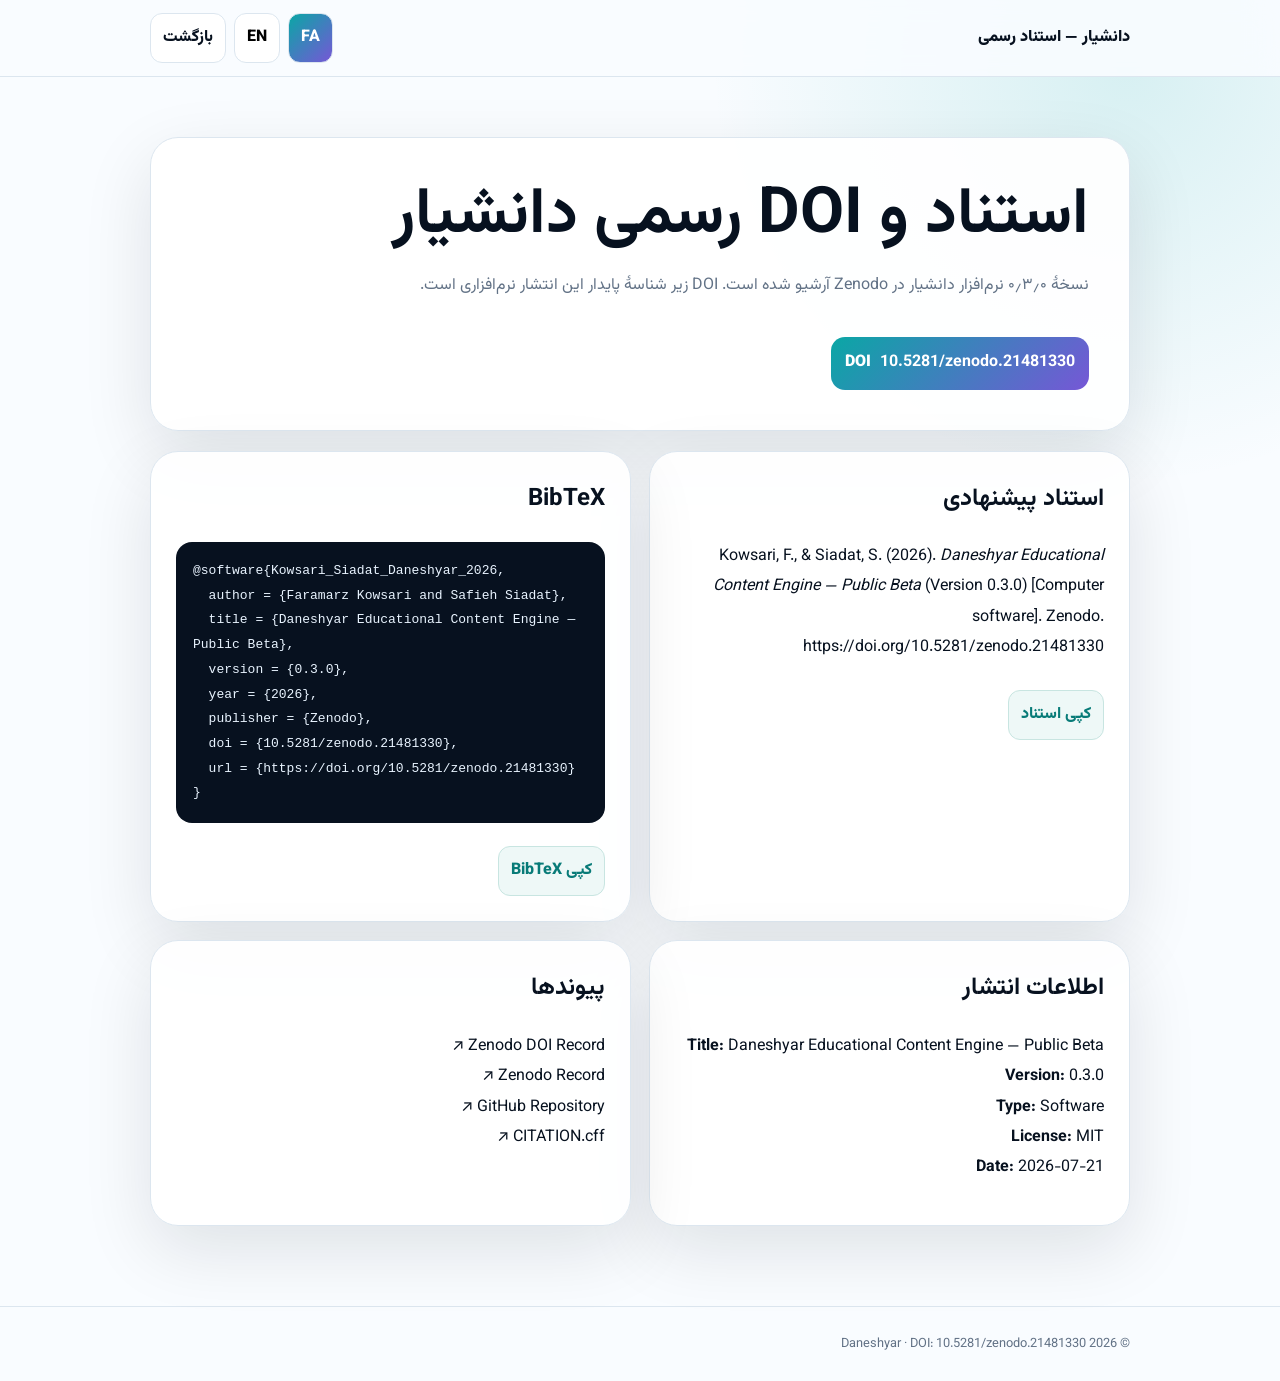
<file: docs/citation.html>
<!doctype html>
<html lang="fa" dir="rtl" data-language="fa">
<head>
<meta charset="utf-8">
<meta name="viewport" content="width=device-width,initial-scale=1">
<meta name="citation_doi" content="10.5281/zenodo.21481330">
<meta name="DC.identifier" content="doi:10.5281/zenodo.21481330">
<meta name="description" content="Official citation and DOI page for Daneshyar Educational Content Engine — Public Beta.">
<link rel="canonical" href="https://faramarzkowsari.github.io/daneshyar-educational-content-engine/citation.html">
<link rel="preconnect" href="https://fonts.googleapis.com"><link rel="preconnect" href="https://fonts.gstatic.com" crossorigin>
<link href="https://fonts.googleapis.com/css2?family=Inter:wght@400;600;700;800&family=Vazirmatn:wght@400;600;700;800&display=swap" rel="stylesheet">
<title>استناد و DOI دانشیار | Daneshyar Citation</title>
<style>
:root{--ink:#07111f;--muted:#627286;--line:#dce6ef;--teal:#0aa7a5;--violet:#7657d6;--shadow:0 24px 70px rgba(7,17,31,.11)}*{box-sizing:border-box}body{margin:0;min-height:100vh;font-family:Vazirmatn,Inter,sans-serif;color:var(--ink);background:radial-gradient(circle at 88% 5%,rgba(10,167,165,.14),transparent 26rem),#f9fcff;line-height:1.9}html[dir=ltr] body{font-family:Inter,Vazirmatn,sans-serif;line-height:1.7}a{color:inherit;text-decoration:none}.wrap{width:min(980px,calc(100% - 30px));margin:auto}header{position:sticky;top:0;background:rgba(249,252,255,.9);backdrop-filter:blur(16px);border-bottom:1px solid var(--line);z-index:10}nav{min-height:76px;display:flex;align-items:center;justify-content:space-between;gap:15px}.brand{font-weight:900}.actions{display:flex;gap:8px;align-items:center}button,.back{border:1px solid var(--line);background:#fff;border-radius:12px;padding:9px 12px;font:inherit;font-weight:800;cursor:pointer}button.active{color:#fff;background:linear-gradient(135deg,var(--teal),var(--violet))}main{padding:60px 0 80px}.hero,.card{border:1px solid var(--line);background:rgba(255,255,255,.94);border-radius:28px;box-shadow:var(--shadow)}.hero{padding:40px}h1{font-size:clamp(2rem,5vw,4rem);line-height:1.2;margin:0 0 15px}.lead{color:var(--muted);max-width:760px}.doi{display:inline-flex;align-items:center;gap:9px;margin-top:20px;padding:11px 14px;border-radius:14px;color:#fff;background:linear-gradient(135deg,var(--teal),var(--violet));font-weight:900;direction:ltr}.grid{display:grid;grid-template-columns:1fr 1fr;gap:18px;margin-top:20px}.card{padding:25px}h2{margin-top:0}pre{white-space:pre-wrap;word-break:break-word;padding:17px;border-radius:16px;background:#07111f;color:#e9f4ff;direction:ltr;text-align:left;overflow:auto}.copy{margin-top:10px;background:#eef8f7;border-color:#c8e5e1;color:#087b78}footer{padding:25px 0;border-top:1px solid var(--line);color:var(--muted);font-size:.8rem}[data-lang]{display:none}html[data-language=fa] [data-lang=fa],html[data-language=en] [data-lang=en]{display:block}html[data-language=fa] .inline[data-lang=fa],html[data-language=en] .inline[data-lang=en]{display:inline}@media(max-width:720px){.grid{grid-template-columns:1fr}nav{flex-wrap:wrap;padding:10px 0}.actions{width:100%;justify-content:space-between}.hero{padding:28px 20px}}
</style>
<script type="application/ld+json">{"@context":"https://schema.org","@type":"SoftwareSourceCode","name":"Daneshyar Educational Content Engine — Public Beta","version":"0.3.0","codeRepository":"https://github.com/FaramarzKowsari/daneshyar-educational-content-engine","license":"https://opensource.org/licenses/MIT","identifier":"https://doi.org/10.5281/zenodo.21481330","sameAs":["https://doi.org/10.5281/zenodo.21481330","https://zenodo.org/records/21481330"],"author":[{"@type":"Person","name":"Faramarz Kowsari","sameAs":"https://orcid.org/0000-0003-1692-0453"},{"@type":"Person","name":"Safieh Siadat"}]}</script>
</head>
<body>
<header><div class="wrap"><nav><a class="brand" href="index.html"><span data-lang="fa">دانشیار — استناد رسمی</span><span data-lang="en">Daneshyar — Official Citation</span></a><div class="actions"><button type="button" data-set-lang="fa">FA</button><button type="button" data-set-lang="en">EN</button><a class="back" href="index.html"><span data-lang="fa">بازگشت</span><span data-lang="en">Back</span></a></div></nav></div></header>
<main><div class="wrap"><section class="hero"><h1 data-lang="fa">استناد و DOI رسمی دانشیار</h1><h1 data-lang="en">Official Daneshyar Citation &amp; DOI</h1><p class="lead" data-lang="fa">نسخهٔ ۰٫۳٫۰ نرم‌افزار دانشیار در Zenodo آرشیو شده است. DOI زیر شناسهٔ پایدار این انتشار نرم‌افزاری است.</p><p class="lead" data-lang="en">Version 0.3.0 of Daneshyar is archived on Zenodo. The DOI below is the persistent identifier for this software release.</p><a class="doi" href="https://doi.org/10.5281/zenodo.21481330" target="_blank" rel="noopener"><span>DOI</span><strong>10.5281/zenodo.21481330</strong></a></section>
<div class="grid"><section class="card"><h2 data-lang="fa">استناد پیشنهادی</h2><h2 data-lang="en">Recommended citation</h2><p id="apa">Kowsari, F., &amp; Siadat, S. (2026). <em>Daneshyar Educational Content Engine — Public Beta</em> (Version 0.3.0) [Computer software]. Zenodo. https://doi.org/10.5281/zenodo.21481330</p><button class="copy" type="button" data-copy="#apa"><span data-lang="fa">کپی استناد</span><span data-lang="en">Copy citation</span></button></section>
<section class="card"><h2>BibTeX</h2><pre id="bib">@software{Kowsari_Siadat_Daneshyar_2026,
  author = {Faramarz Kowsari and Safieh Siadat},
  title = {Daneshyar Educational Content Engine — Public Beta},
  version = {0.3.0},
  year = {2026},
  publisher = {Zenodo},
  doi = {10.5281/zenodo.21481330},
  url = {https://doi.org/10.5281/zenodo.21481330}
}</pre><button class="copy" type="button" data-copy="#bib"><span data-lang="fa">کپی BibTeX</span><span data-lang="en">Copy BibTeX</span></button></section>
<section class="card"><h2 data-lang="fa">اطلاعات انتشار</h2><h2 data-lang="en">Release metadata</h2><p><strong>Title:</strong> Daneshyar Educational Content Engine — Public Beta<br><strong>Version:</strong> 0.3.0<br><strong>Type:</strong> Software<br><strong>License:</strong> MIT<br><strong>Date:</strong> 2026-07-21</p></section>
<section class="card"><h2 data-lang="fa">پیوندها</h2><h2 data-lang="en">Links</h2><p><a href="https://doi.org/10.5281/zenodo.21481330" target="_blank" rel="noopener">Zenodo DOI Record ↗</a><br><a href="https://zenodo.org/records/21481330" target="_blank" rel="noopener">Zenodo Record ↗</a><br><a href="https://github.com/FaramarzKowsari/daneshyar-educational-content-engine" target="_blank" rel="noopener">GitHub Repository ↗</a><br><a href="https://github.com/FaramarzKowsari/daneshyar-educational-content-engine/blob/main/CITATION.cff" target="_blank" rel="noopener">CITATION.cff ↗</a></p></section></div></div></main>
<footer><div class="wrap">© 2026 Daneshyar · DOI: <a href="https://doi.org/10.5281/zenodo.21481330">10.5281/zenodo.21481330</a></div></footer>
<script>(()=>{const root=document.documentElement,buttons=[...document.querySelectorAll('[data-set-lang]')];function setLang(v){const lang=v==='en'?'en':'fa';root.dataset.language=lang;root.lang=lang;root.dir=lang==='fa'?'rtl':'ltr';buttons.forEach(b=>b.classList.toggle('active',b.dataset.setLang===lang));localStorage.setItem('daneshyar-citation-language',lang)}buttons.forEach(b=>b.onclick=()=>setLang(b.dataset.setLang));setLang(localStorage.getItem('daneshyar-citation-language')||'fa');document.querySelectorAll('[data-copy]').forEach(b=>b.onclick=async()=>{const text=document.querySelector(b.dataset.copy).innerText;await navigator.clipboard.writeText(text);b.textContent=root.dataset.language==='fa'?'کپی شد ✓':'Copied ✓'})})();</script>
</body></html>
</file>
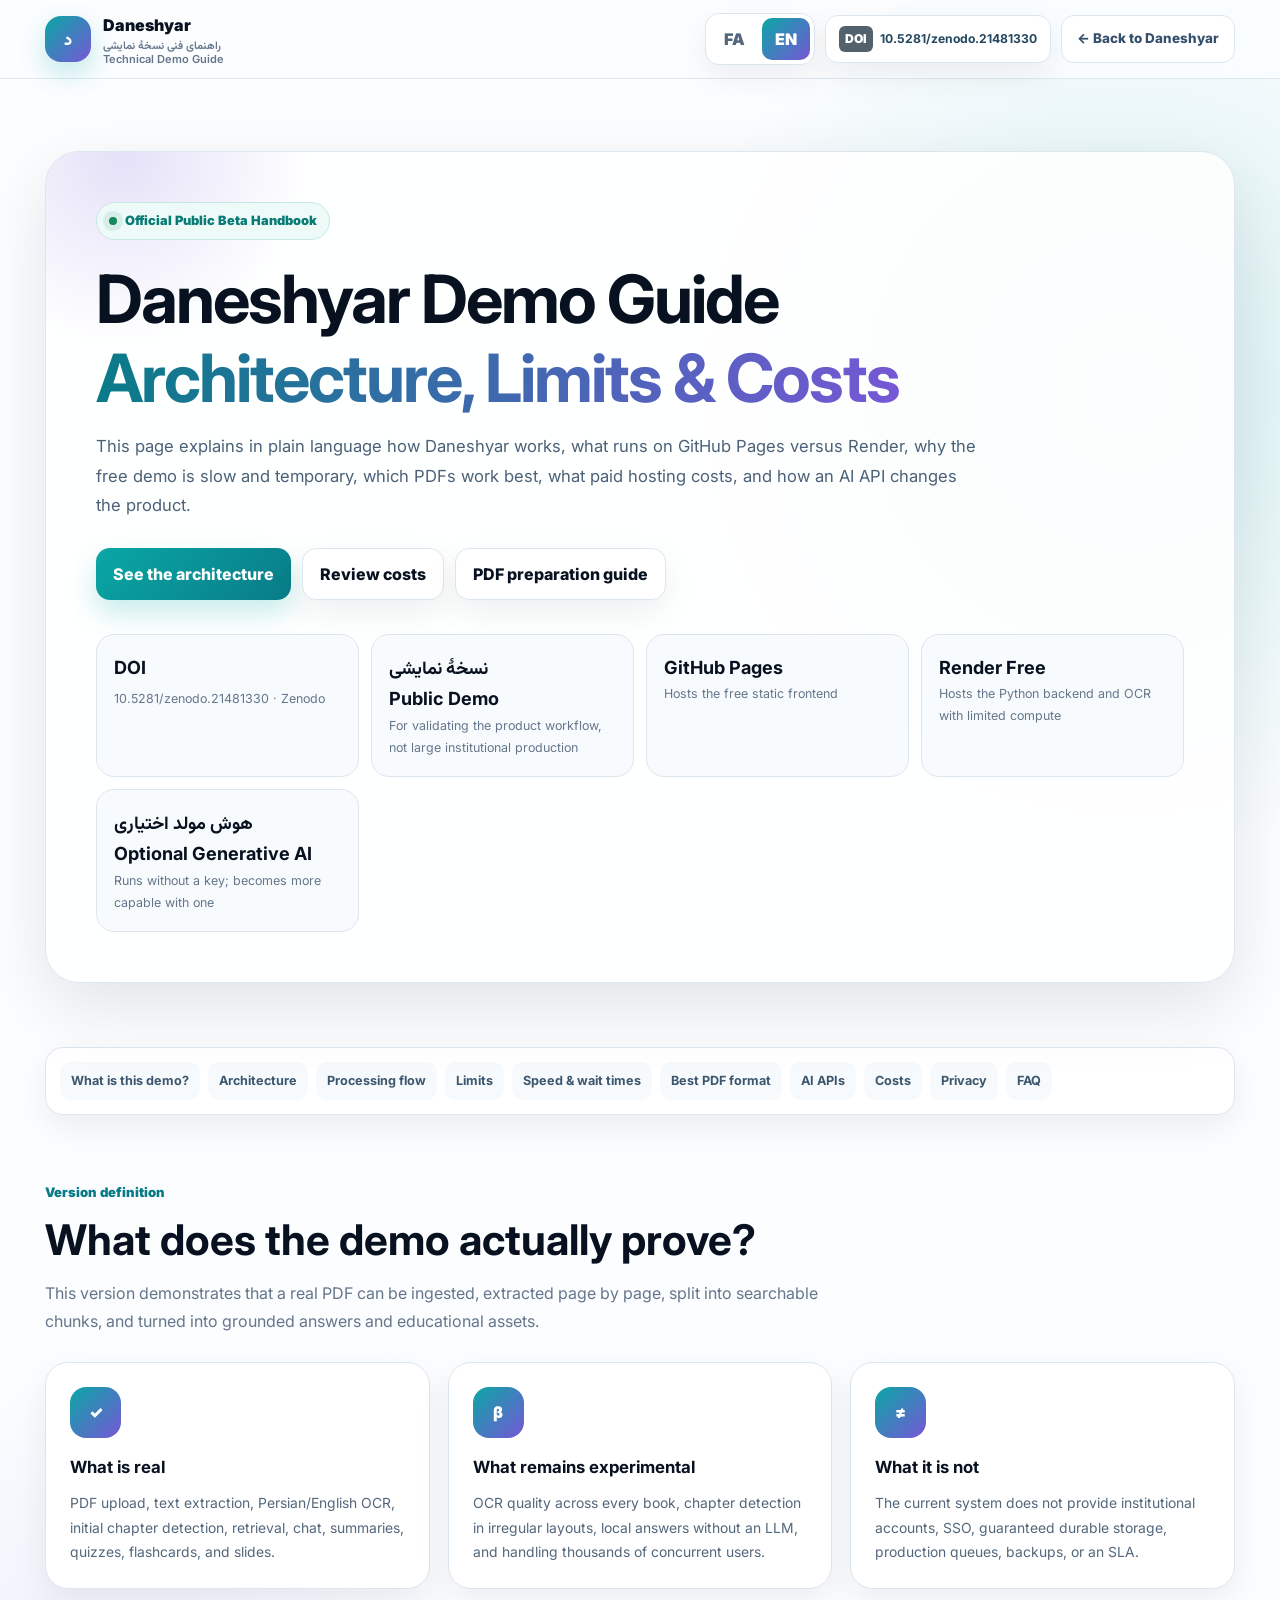
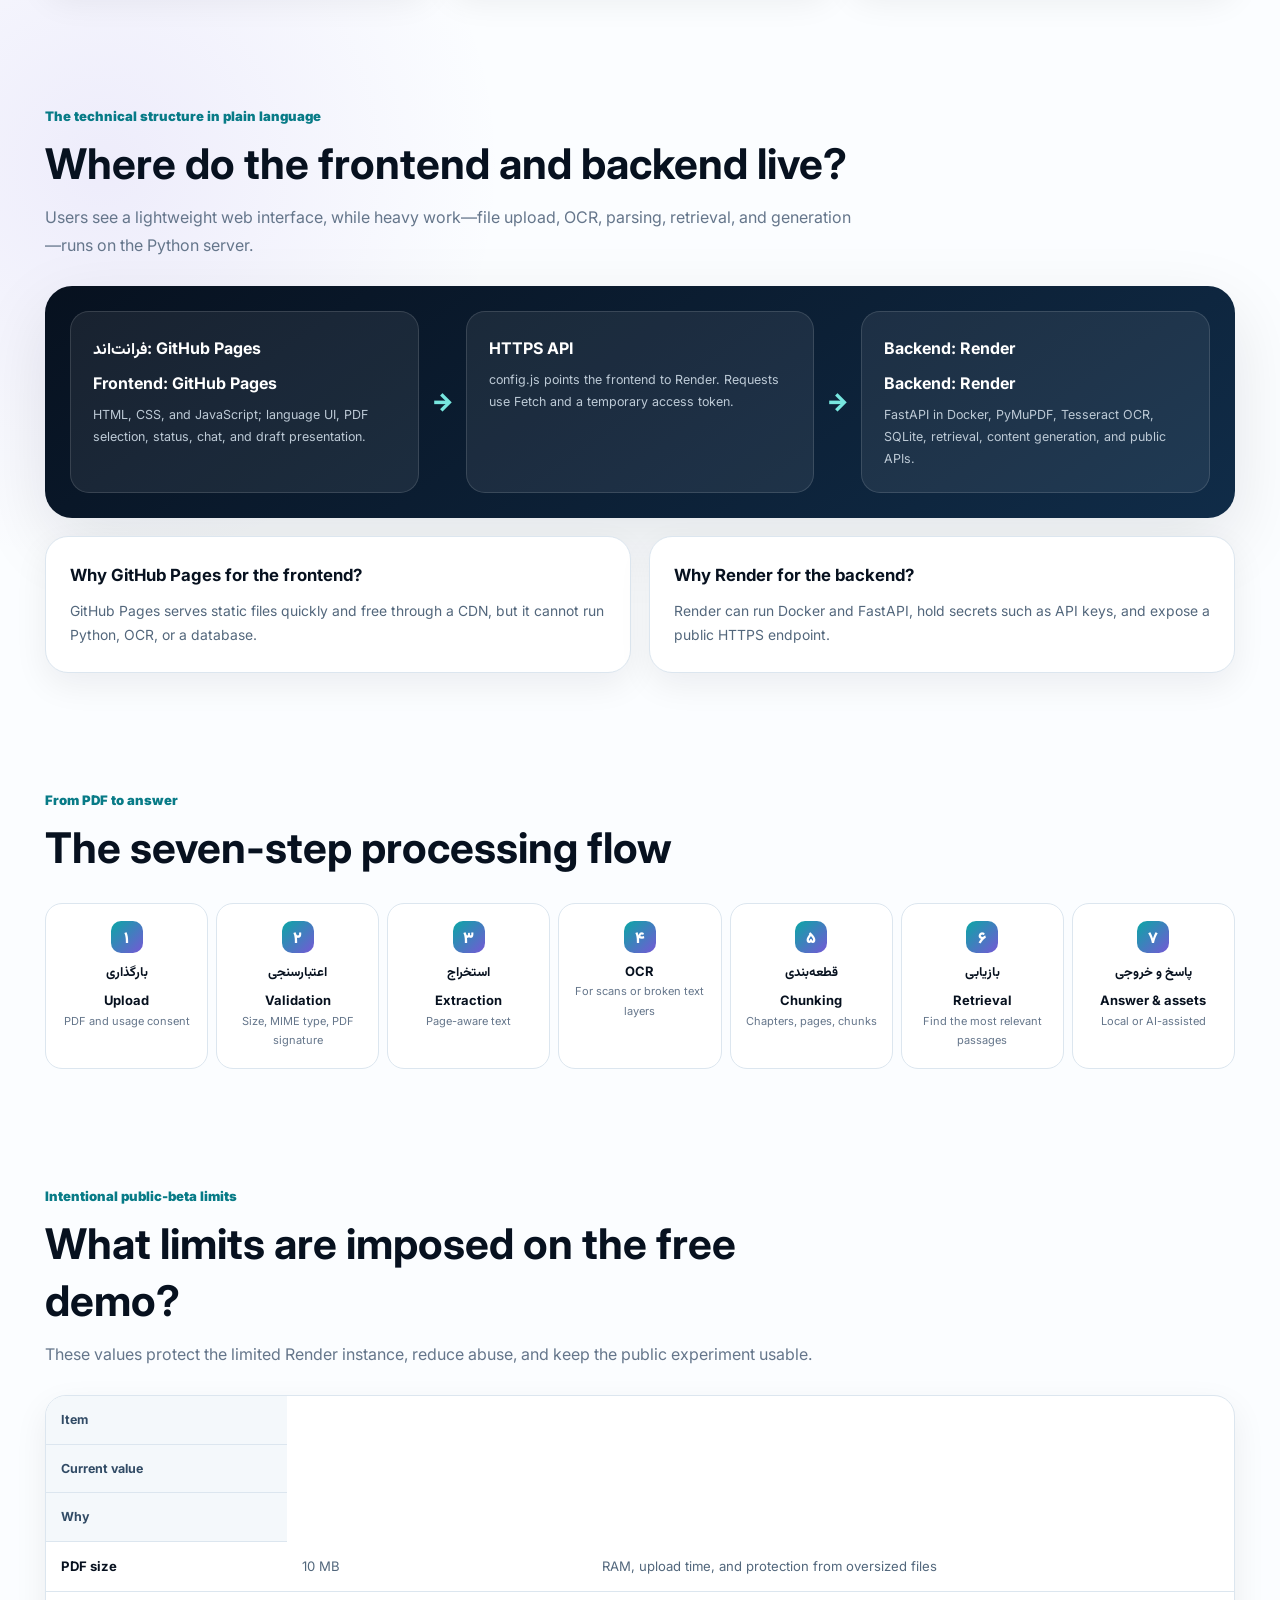
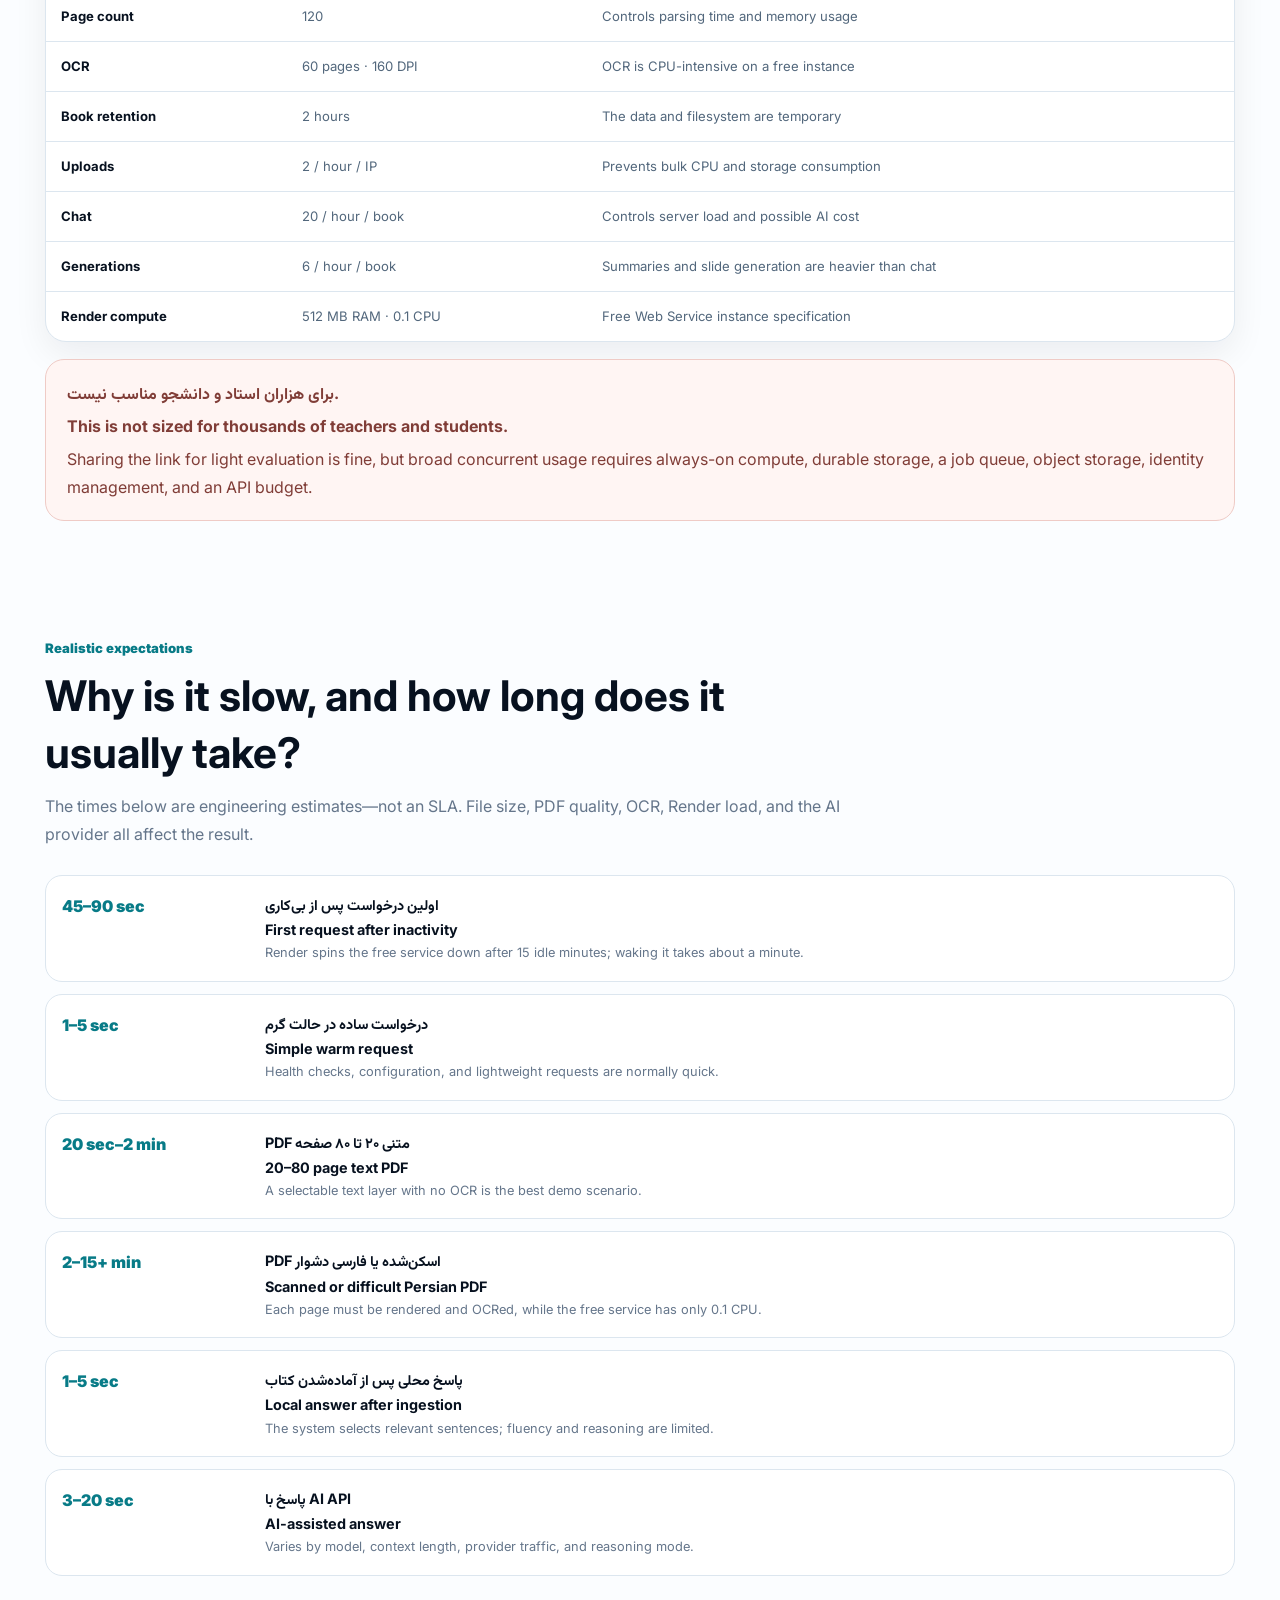
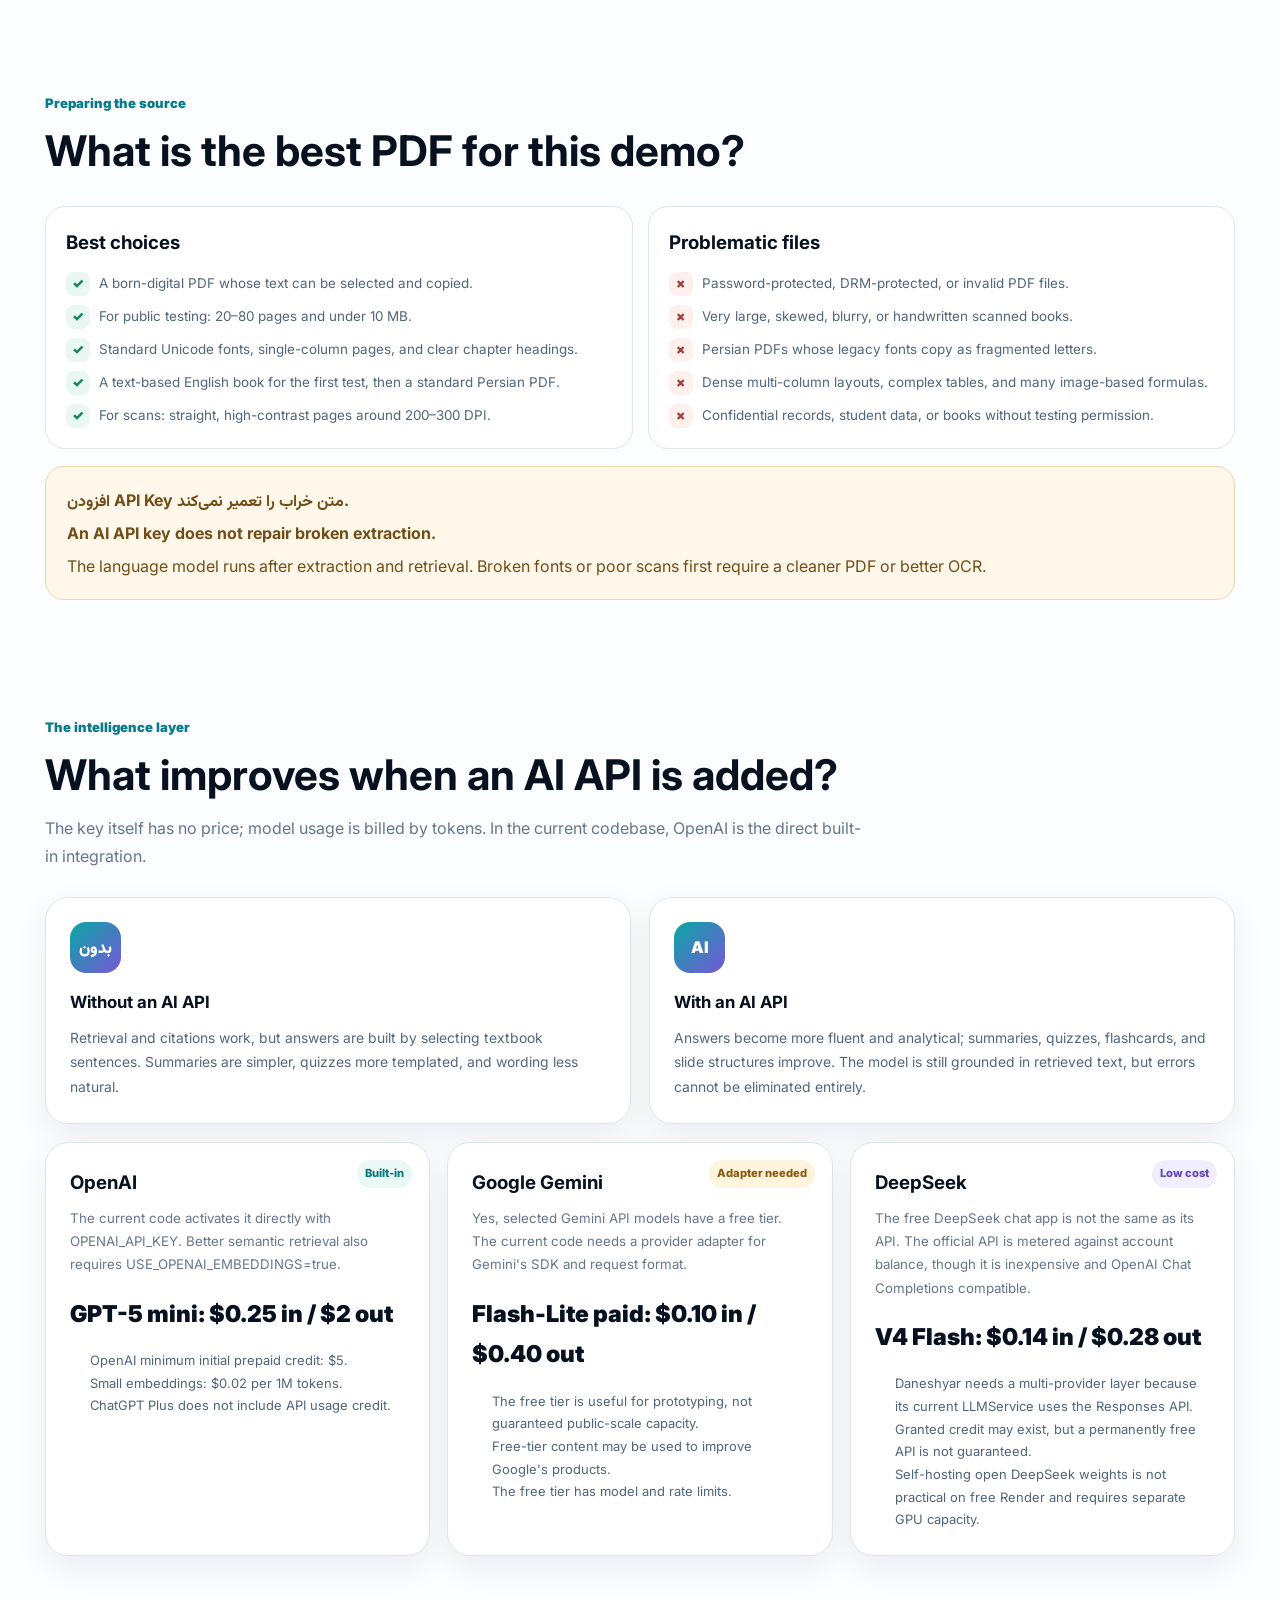
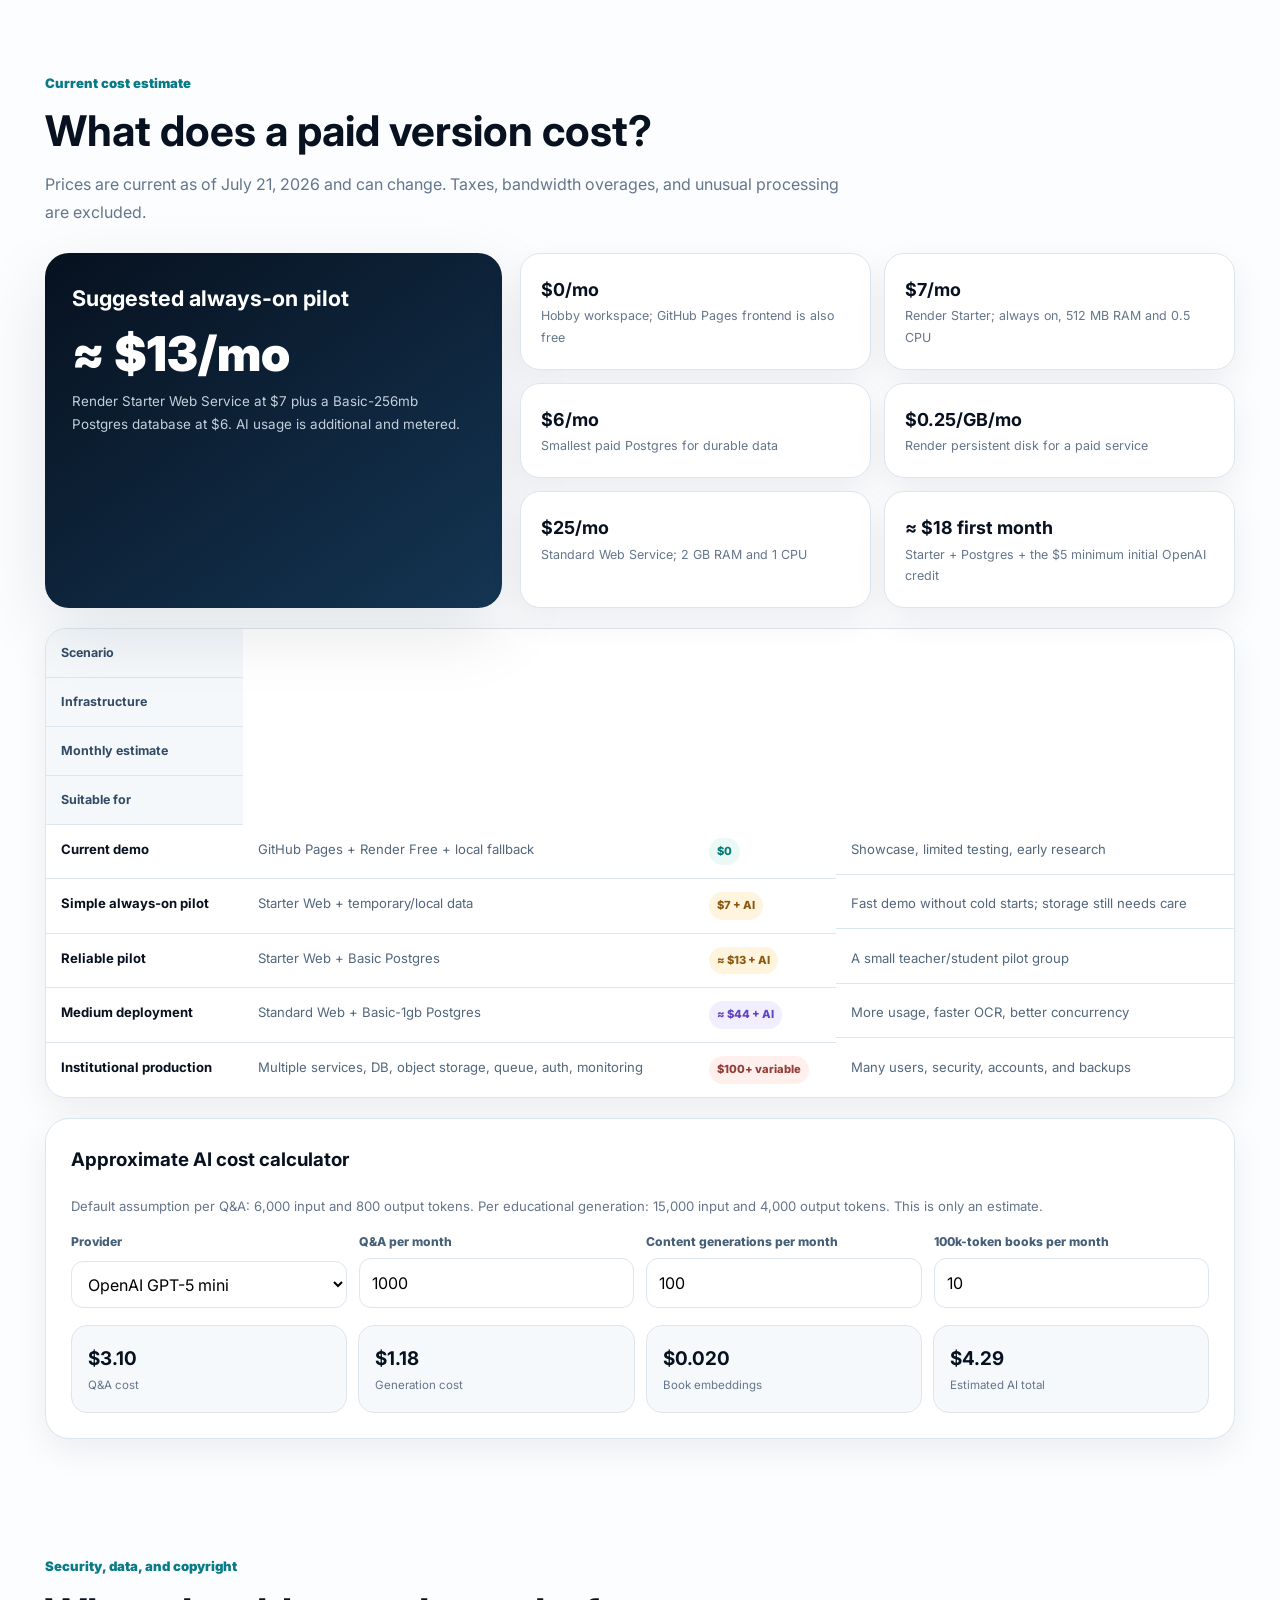
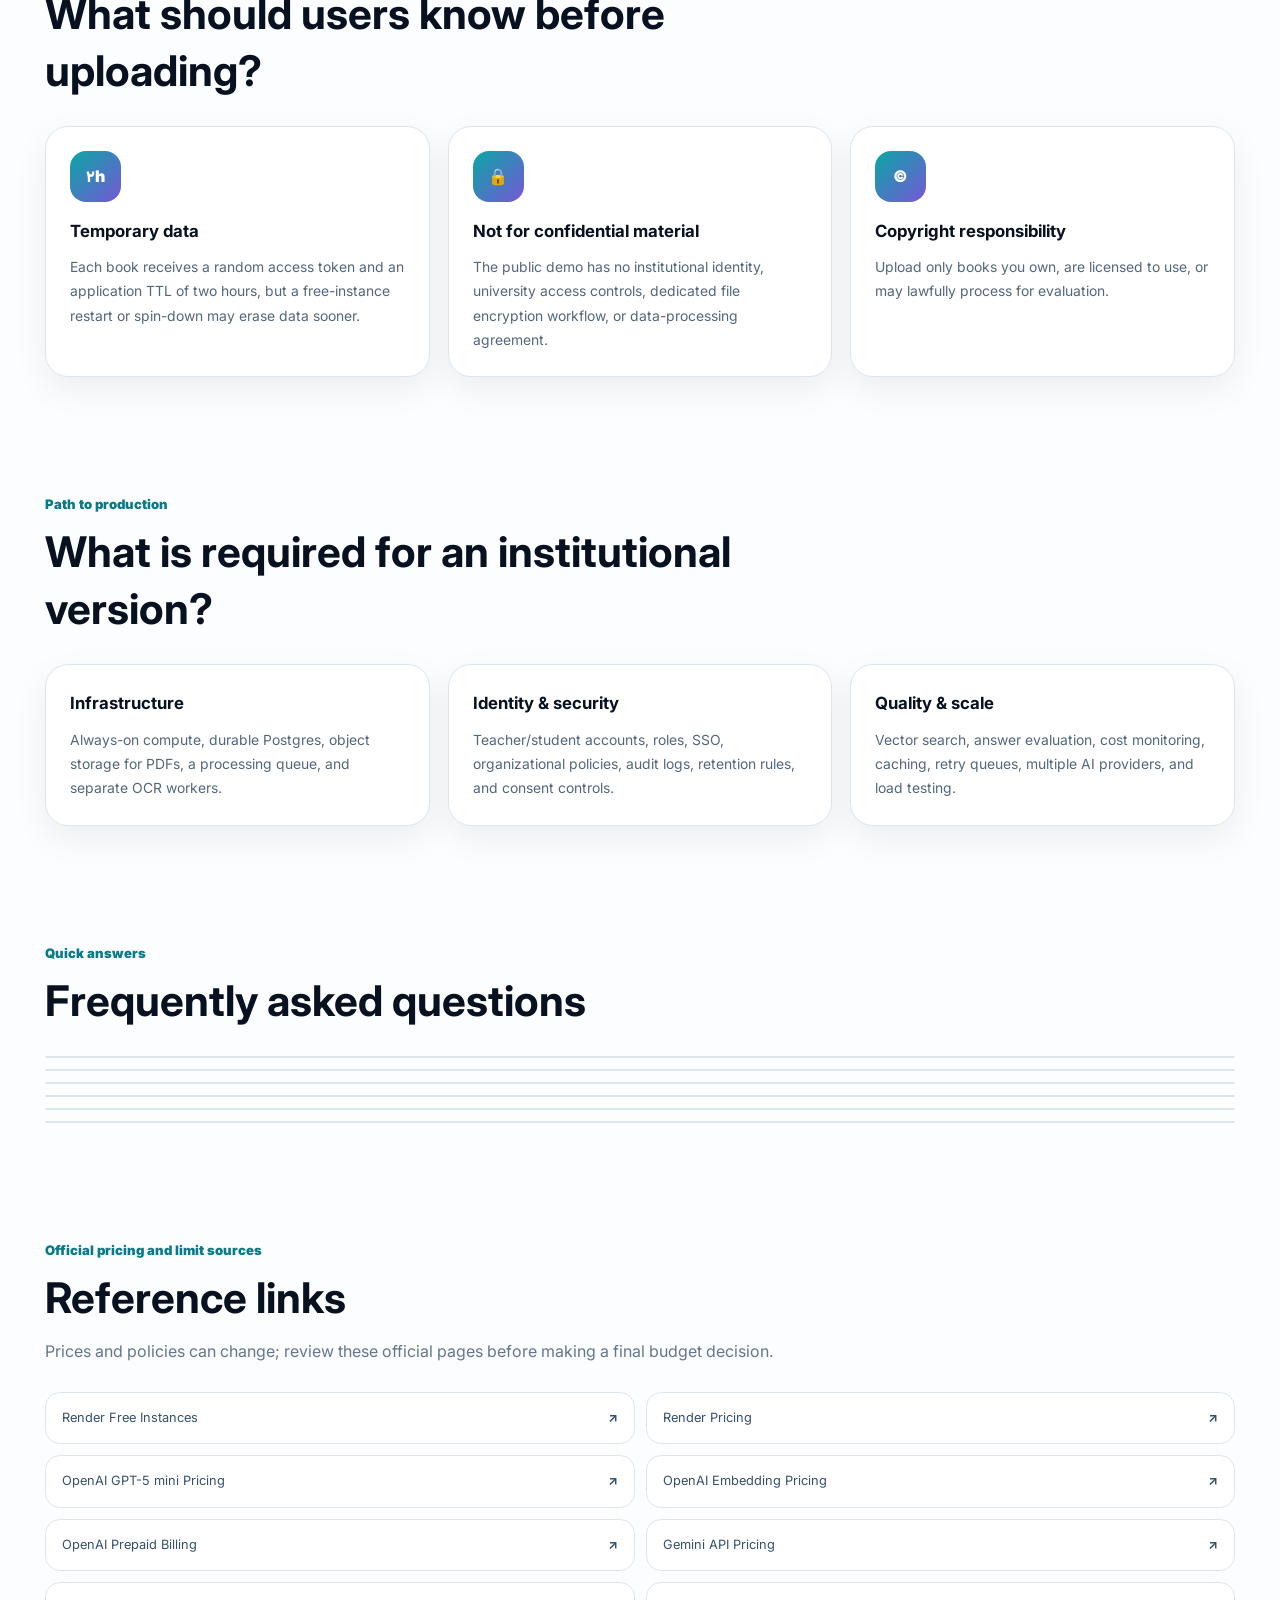
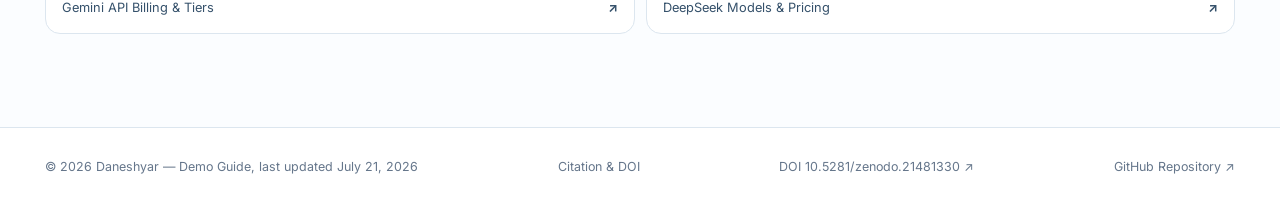
<file: docs/demo-guide.html>
<!doctype html>
<html lang="fa" dir="rtl" data-language="fa">
<head>
  <meta charset="utf-8">
  <meta name="viewport" content="width=device-width,initial-scale=1">
<meta name="citation_doi" content="10.5281/zenodo.21481330">
<meta name="DC.identifier" content="doi:10.5281/zenodo.21481330">
  <meta name="theme-color" content="#07111f">
  <meta name="description" content="راهنمای دو‌زبانهٔ معماری، محدودیت‌ها، سرعت، هزینه‌ها، فایل مناسب و گزینه‌های هوش مصنوعی برای نسخهٔ نمایشی دانشیار.">
  <meta name="author" content="Faramarz Kowsari">
  <meta property="og:type" content="website">
  <meta property="og:title" content="راهنمای نسخهٔ نمایشی دانشیار">
  <meta property="og:description" content="معماری، محدودیت‌ها، هزینه‌های Render و AI API و بهترین شیوهٔ آزمایش دانشیار.">
  <meta property="og:url" content="https://faramarzkowsari.github.io/daneshyar-educational-content-engine/demo-guide.html">
  <link rel="canonical" href="https://faramarzkowsari.github.io/daneshyar-educational-content-engine/demo-guide.html">
  <link rel="preconnect" href="https://fonts.googleapis.com">
  <link rel="preconnect" href="https://fonts.gstatic.com" crossorigin>
  <link href="https://fonts.googleapis.com/css2?family=Inter:wght@400;500;600;700;800;900&family=Vazirmatn:wght@400;500;600;700;800;900&display=swap" rel="stylesheet">
  <title>راهنمای نسخهٔ نمایشی دانشیار — معماری، محدودیت‌ها و هزینه‌ها</title>
  <style>
    :root{
      --ink:#07111f;
      --ink2:#10233a;
      --surface:#fff;
      --soft:#f4f8fb;
      --line:#dce6ef;
      --muted:#65768b;
      --teal:#0aa7a5;
      --teal2:#087b87;
      --violet:#7657d6;
      --green:#16865b;
      --amber:#a56a13;
      --red:#a3423b;
      --shadow:0 24px 70px rgba(7,17,31,.10);
      --shadow2:0 12px 34px rgba(7,17,31,.065);
      --max:1190px;
      --grad:linear-gradient(135deg,var(--teal),var(--violet));
    }
    *{box-sizing:border-box}
    html{scroll-behavior:smooth}
    body{
      margin:0;
      min-height:100vh;
      font-family:Vazirmatn,Inter,Tahoma,sans-serif;
      color:var(--ink);
      background:
        radial-gradient(circle at 88% 4%,rgba(10,167,165,.15),transparent 29rem),
        radial-gradient(circle at 8% 18%,rgba(118,87,214,.10),transparent 25rem),
        #fbfdff;
      line-height:1.9;
    }
    html[dir="ltr"] body{font-family:Inter,Vazirmatn,system-ui,sans-serif;line-height:1.75}
    a{text-decoration:none;color:inherit}
    button,input,select{font:inherit}
    .wrap{width:min(var(--max),calc(100% - 34px));margin:auto}
    [data-lang]{display:none}
    html[data-language="fa"] [data-lang="fa"],
    html[data-language="en"] [data-lang="en"]{display:block}
    html[data-language="fa"] .inline[data-lang="fa"],
    html[data-language="en"] .inline[data-lang="en"]{display:inline}

    .top{
      position:sticky;top:0;z-index:50;
      background:rgba(251,253,255,.86);
      backdrop-filter:blur(18px);
      border-bottom:1px solid rgba(220,230,239,.9);
    }
    .nav{min-height:78px;display:flex;align-items:center;justify-content:space-between;gap:18px}
    .brand{display:flex;align-items:center;gap:12px;font-weight:900}
    .mark{
      width:46px;height:46px;border-radius:16px;display:grid;place-items:center;
      color:white;background:var(--grad);box-shadow:0 11px 27px rgba(10,167,165,.24)
    }
    .brand small{display:block;color:var(--muted);font-size:.69rem;font-weight:600;line-height:1.25}
    .navActions{display:flex;align-items:center;gap:10px}
    .switch{
      display:flex;align-items:center;gap:4px;padding:4px;border:1px solid var(--line);
      border-radius:14px;background:white;box-shadow:var(--shadow2)
    }
    .switch button{
      min-width:48px;padding:7px 10px;border:0;border-radius:10px;background:transparent;
      color:#52677c;font-weight:900;cursor:pointer
    }
    .switch button.active{color:white;background:var(--grad)}
    .back{
      display:inline-flex;align-items:center;gap:8px;padding:11px 15px;
      border:1px solid var(--line);border-radius:13px;background:white;
      color:#35506c;font-size:.84rem;font-weight:800;transition:.2s
    }
    .back:hover{transform:translateY(-2px);border-color:#afd7d8;color:var(--teal2)}

    .hero{padding:72px 0 40px}
    .heroBox{
      position:relative;overflow:hidden;padding:50px;
      border:1px solid var(--line);border-radius:34px;background:rgba(255,255,255,.88);
      box-shadow:var(--shadow)
    }
    .heroBox:before{
      content:"";position:absolute;width:390px;height:390px;border-radius:50%;
      inset:-190px auto auto -120px;background:radial-gradient(circle,rgba(118,87,214,.18),transparent 68%)
    }
    html[dir="rtl"] .heroBox:before{inset:-190px -120px auto auto}
    .badge{
      position:relative;display:inline-flex;align-items:center;gap:8px;
      padding:7px 12px;border:1px solid #c8e6e3;border-radius:999px;
      background:#eefaf8;color:#087b76;font-size:.8rem;font-weight:900
    }
    .dot{width:8px;height:8px;border-radius:50%;background:var(--green);box-shadow:0 0 0 6px rgba(22,134,91,.11)}
    h1{position:relative;max-width:900px;margin:20px 0 15px;font-size:clamp(2.25rem,5.2vw,4.7rem);line-height:1.18;letter-spacing:-2px}
    html[dir="rtl"] h1{letter-spacing:0}
    .gradient{color:transparent;background:linear-gradient(105deg,var(--teal2),var(--violet));background-clip:text;-webkit-background-clip:text}
    .lead{position:relative;max-width:890px;margin:0;color:#4b6177;font-size:1.04rem}
    .heroActions{position:relative;display:flex;flex-wrap:wrap;gap:11px;margin-top:28px}
    .btn{
      display:inline-flex;align-items:center;justify-content:center;gap:8px;
      padding:11px 17px;border-radius:14px;border:0;font-weight:800;cursor:pointer;transition:.2s
    }
    .btn:hover{transform:translateY(-2px)}
    .primary{color:white;background:linear-gradient(135deg,var(--teal),var(--teal2));box-shadow:0 13px 27px rgba(10,167,165,.22)}
    .secondary{background:white;border:1px solid var(--line);box-shadow:var(--shadow2)}
    .statusGrid{position:relative;display:grid;grid-template-columns:repeat(4,1fr);gap:12px;margin-top:34px}
    .statusCard{padding:17px;border:1px solid var(--line);border-radius:18px;background:rgba(248,251,253,.92)}
    .statusCard strong{display:block;font-size:1.13rem}
    .statusCard span{color:var(--muted);font-size:.78rem}

    .toc{padding:24px 0 8px}
    .tocBox{display:flex;flex-wrap:wrap;gap:8px;padding:14px;border:1px solid var(--line);border-radius:18px;background:white;box-shadow:var(--shadow2)}
    .tocBox a{padding:8px 11px;border-radius:11px;color:#3c566e;background:#f7fafc;font-size:.79rem;font-weight:700}
    .tocBox a:hover{background:#eaf8f7;color:var(--teal2)}

    section.contentSection{padding:58px 0}
    .sectionHead{max-width:820px;margin-bottom:27px}
    .kicker{color:var(--teal2);font-size:.82rem;font-weight:900}
    h2{font-size:clamp(1.75rem,3.3vw,2.8rem);line-height:1.35;margin:7px 0 11px}
    .sectionHead p{margin:0;color:var(--muted)}
    .grid2{display:grid;grid-template-columns:repeat(2,minmax(0,1fr));gap:18px}
    .grid3{display:grid;grid-template-columns:repeat(3,minmax(0,1fr));gap:18px}
    .card{
      padding:24px;border:1px solid var(--line);border-radius:23px;background:white;
      box-shadow:var(--shadow2)
    }
    .card h3{margin:0 0 9px;font-size:1.05rem}
    .card p{margin:0;color:#53677c;font-size:.87rem}
    .icon{
      width:51px;height:51px;border-radius:16px;display:grid;place-items:center;
      margin-bottom:15px;color:white;background:var(--grad);font-weight:900
    }
    .architecture{
      display:grid;grid-template-columns:1fr auto 1fr auto 1fr;
      align-items:stretch;gap:12px;padding:25px;border-radius:27px;
      background:linear-gradient(145deg,#07111f,#102c48);box-shadow:var(--shadow)
    }
    .archBox{padding:22px;border:1px solid rgba(255,255,255,.13);border-radius:19px;background:rgba(255,255,255,.07);color:white}
    .archBox strong{display:block;margin-bottom:7px}
    .archBox span{color:#bdcad6;font-size:.78rem}
    .arrow{display:grid;place-items:center;color:#77e6df;font-size:1.5rem;font-weight:900}
    html[dir="ltr"] .arrow{transform:scaleX(-1)}

    .flow{display:grid;grid-template-columns:repeat(7,minmax(0,1fr));gap:8px}
    .flowStep{position:relative;padding:17px 10px;text-align:center;border:1px solid var(--line);border-radius:17px;background:white}
    .flowStep b{display:block;margin-top:7px;font-size:.81rem}
    .flowStep span{color:var(--muted);font-size:.69rem}
    .flowNum{width:32px;height:32px;margin:auto;border-radius:10px;display:grid;place-items:center;color:white;background:var(--grad);font-weight:900}

    .notice{padding:19px 21px;border-radius:19px;border:1px solid #efd6aa;background:#fff8ea;color:#714d18}
    .notice strong{display:block;margin-bottom:5px}
    .danger{border-color:#efcbc6;background:#fff5f3;color:#803d37}
    .success{border-color:#c4e4d9;background:#f0faf6;color:#275e4b}

    .limitsTable,.priceTable{width:100%;border-collapse:separate;border-spacing:0;overflow:hidden;border:1px solid var(--line);border-radius:21px;background:white;box-shadow:var(--shadow2)}
    .limitsTable th,.limitsTable td,.priceTable th,.priceTable td{padding:13px 15px;border-bottom:1px solid var(--line);vertical-align:top;text-align:start}
    .limitsTable tr:last-child td,.priceTable tr:last-child td{border-bottom:0}
    .limitsTable th,.priceTable th{background:#f4f8fb;color:#314b65;font-size:.78rem}
    .limitsTable td,.priceTable td{font-size:.82rem;color:#52677c}
    .limitsTable td strong,.priceTable td strong{color:var(--ink)}
    .pill{display:inline-flex;padding:4px 8px;border-radius:999px;background:#eaf8f6;color:#087b76;font-size:.7rem;font-weight:800}
    .pill.amber{background:#fff4de;color:#8a5a10}
    .pill.red{background:#fff0ee;color:#923f38}
    .pill.violet{background:#f1eeff;color:#6245c2}

    .timeline{display:grid;gap:12px}
    .timeRow{display:grid;grid-template-columns:190px 1fr;gap:13px;align-items:start;padding:16px;border:1px solid var(--line);border-radius:17px;background:white}
    .timeValue{font-weight:900;color:var(--teal2)}
    .timeText strong{display:block;font-size:.9rem}
    .timeText span{color:var(--muted);font-size:.8rem}

    .checkGrid{display:grid;grid-template-columns:repeat(2,minmax(0,1fr));gap:15px}
    .checkCard{padding:20px;border:1px solid var(--line);border-radius:20px;background:white}
    .checkCard h3{margin:0 0 12px}
    .checkList{display:grid;gap:9px}
    .checkItem{display:flex;align-items:flex-start;gap:9px;color:#51667b;font-size:.84rem}
    .checkMark{flex:0 0 24px;width:24px;height:24px;border-radius:8px;display:grid;place-items:center;background:#eaf8f4;color:var(--green);font-weight:900}
    .cross .checkMark{background:#fff0ee;color:var(--red)}

    .costHero{display:grid;grid-template-columns:.78fr 1.22fr;gap:18px}
    .costSummary{padding:27px;border-radius:24px;color:white;background:linear-gradient(145deg,#07111f,#143553);box-shadow:var(--shadow)}
    .costSummary h3{margin:0 0 10px;font-size:1.35rem}
    .bigCost{display:block;margin:12px 0;font-size:3rem;font-weight:900;line-height:1}
    .costSummary p{margin:0;color:#c3d0dc;font-size:.84rem}
    .costCards{display:grid;grid-template-columns:repeat(2,1fr);gap:13px}
    .miniCost{padding:20px;border:1px solid var(--line);border-radius:20px;background:white;box-shadow:var(--shadow2)}
    .miniCost strong{display:block;font-size:1.12rem}
    .miniCost span{color:var(--muted);font-size:.78rem}

    .calculator{
      margin-top:20px;padding:25px;border:1px solid var(--line);border-radius:24px;background:white;box-shadow:var(--shadow2)
    }
    .calcGrid{display:grid;grid-template-columns:repeat(4,minmax(0,1fr));gap:12px}
    .field{display:grid;gap:6px}
    .field label{font-size:.76rem;font-weight:800;color:#466079}
    .field input,.field select{width:100%;padding:10px 12px;border:1px solid var(--line);border-radius:12px;background:white;outline:none}
    .field input:focus,.field select:focus{border-color:var(--teal);box-shadow:0 0 0 4px rgba(10,167,165,.08)}
    .calcResult{display:grid;grid-template-columns:repeat(4,1fr);gap:11px;margin-top:17px}
    .resultBox{padding:16px;border-radius:16px;background:#f5f9fc;border:1px solid var(--line)}
    .resultBox strong{display:block;font-size:1.18rem}
    .resultBox span{color:var(--muted);font-size:.72rem}

    .providerCards{display:grid;grid-template-columns:repeat(3,1fr);gap:17px}
    .provider{position:relative;padding:24px;border:1px solid var(--line);border-radius:23px;background:white;box-shadow:var(--shadow2)}
    .providerTag{position:absolute;top:17px;inset-inline-end:17px}
    .provider h3{margin:0 0 7px}
    .provider p{margin:0;color:var(--muted);font-size:.83rem}
    .provider ul{margin:15px 0 0;padding-inline-start:20px;color:#50657a;font-size:.81rem}
    .provider .price{display:block;margin:17px 0 5px;font-size:1.45rem;font-weight:900}

    .faq{display:grid;gap:11px}
    details{border:1px solid var(--line);border-radius:17px;background:white;box-shadow:0 8px 24px rgba(7,17,31,.035)}
    summary{padding:16px 18px;cursor:pointer;font-weight:900}
    details p{margin:0;padding:0 18px 18px;color:#53677c;font-size:.85rem}

    .sources{display:grid;grid-template-columns:repeat(2,minmax(0,1fr));gap:11px}
    .sourceLink{display:flex;align-items:center;justify-content:space-between;gap:13px;padding:14px 16px;border:1px solid var(--line);border-radius:15px;background:white;color:#35516b;font-size:.8rem}
    .sourceLink:hover{border-color:#afd9d9;color:var(--teal2)}

    footer{margin-top:35px;border-top:1px solid var(--line);background:white}
    .foot{min-height:78px;display:flex;align-items:center;justify-content:space-between;gap:18px;color:var(--muted);font-size:.78rem}

    @media(max-width:1000px){
      .statusGrid{grid-template-columns:repeat(2,1fr)}
      .architecture{grid-template-columns:1fr}.arrow{transform:rotate(90deg)}
      html[dir="ltr"] .arrow{transform:rotate(90deg)}
      .flow{grid-template-columns:repeat(4,1fr)}
      .costHero{grid-template-columns:1fr}
      .providerCards{grid-template-columns:1fr}
    }
    @media(max-width:760px){
      .nav{flex-wrap:wrap;padding:10px 0}
      .navActions{width:100%;justify-content:space-between}
      .heroBox{padding:30px 22px}
      .grid2,.grid3,.checkGrid,.sources{grid-template-columns:1fr}
      .flow{grid-template-columns:repeat(2,1fr)}
      .calcGrid,.calcResult,.costCards{grid-template-columns:1fr 1fr}
      .timeRow{grid-template-columns:1fr}
      .limitsTable,.priceTable{display:block;overflow-x:auto}
    }
    @media(max-width:500px){
      .wrap{width:min(var(--max),calc(100% - 20px))}
      .brand small{display:none}
      .statusGrid,.calcGrid,.calcResult,.costCards{grid-template-columns:1fr}
      h1{font-size:2.25rem}
      .back{font-size:.75rem;padding:10px 11px}
    }
  .doiBadge{display:inline-flex;align-items:center;gap:7px;padding:10px 13px;border:1px solid var(--line);border-radius:13px;background:#fff;color:#244861;font-size:.76rem;font-weight:900;direction:ltr;box-shadow:var(--shadow2)}.doiBadge span{padding:2px 6px;border-radius:6px;background:#53616d;color:#fff}.doiBadge:hover{border-color:var(--teal);transform:translateY(-2px)}
</style>
</head>
<body>
<header class="top">
  <div class="wrap nav">
    <a class="brand" href="index.html">
      <span class="mark">د</span>
      <span>
        <span data-lang="fa">دانشیار</span><span data-lang="en">Daneshyar</span>
        <small data-lang="fa">راهنمای فنی نسخهٔ نمایشی</small>
        <small data-lang="en">Technical Demo Guide</small>
      </span>
    </a>
    <div class="navActions">
      <div class="switch" role="group" aria-label="Language switch">
        <button type="button" data-set-lang="fa">FA</button>
        <button type="button" data-set-lang="en">EN</button>
      </div>
      <a class="doiBadge" href="https://doi.org/10.5281/zenodo.21481330" target="_blank" rel="noopener noreferrer" aria-label="DOI 10.5281/zenodo.21481330"><span>DOI</span><strong>10.5281/zenodo.21481330</strong></a><a class="back" href="index.html">
        <span data-lang="fa">بازگشت به دانشیار ←</span>
        <span data-lang="en">← Back to Daneshyar</span>
      </a>
    </div>
  </div>
</header>

<main>
<section class="hero">
  <div class="wrap">
    <div class="heroBox">
      <span class="badge"><span class="dot"></span><span data-lang="fa">راهنمای رسمی نسخهٔ Public Beta</span><span data-lang="en">Official Public Beta Handbook</span></span>
      <h1 data-lang="fa">راهنمای نسخهٔ نمایشی دانشیار<br><span class="gradient">معماری، محدودیت‌ها و هزینه‌ها</span></h1>
      <h1 data-lang="en">Daneshyar Demo Guide<br><span class="gradient">Architecture, Limits &amp; Costs</span></h1>
      <p class="lead" data-lang="fa">این صفحه به زبان ساده توضیح می‌دهد دانشیار چگونه کار می‌کند، کدام بخش در GitHub Pages و کدام بخش در Render اجرا می‌شود، چرا نسخهٔ رایگان کند و موقت است، چه PDFهایی بهترین نتیجه را می‌دهند، ارتقای میزبانی چقدر هزینه دارد و افزودن API هوش مصنوعی چه چیزی را بهتر می‌کند.</p>
      <p class="lead" data-lang="en">This page explains in plain language how Daneshyar works, what runs on GitHub Pages versus Render, why the free demo is slow and temporary, which PDFs work best, what paid hosting costs, and how an AI API changes the product.</p>
      <div class="heroActions">
        <a class="btn primary" href="#architecture"><span data-lang="fa">دیدن معماری</span><span data-lang="en">See the architecture</span></a>
        <a class="btn secondary" href="#costs"><span data-lang="fa">بررسی هزینه‌ها</span><span data-lang="en">Review costs</span></a>
        <a class="btn secondary" href="#files"><span data-lang="fa">راهنمای PDF مناسب</span><span data-lang="en">PDF preparation guide</span></a>
      </div>
      <div class="statusGrid"><a class="statusCard" href="https://doi.org/10.5281/zenodo.21481330" target="_blank" rel="noopener"><strong>DOI</strong><span>10.5281/zenodo.21481330 · Zenodo</span></a>
        <div class="statusCard"><strong data-lang="fa">نسخهٔ نمایشی</strong><strong data-lang="en">Public Demo</strong><span data-lang="fa">برای اثبات جریان اصلی محصول، نه استفادهٔ دانشگاهی گسترده</span><span data-lang="en">For validating the product workflow, not large institutional production</span></div>
        <div class="statusCard"><strong>GitHub Pages</strong><span data-lang="fa">میزبان فرانت‌اند استاتیک و رایگان</span><span data-lang="en">Hosts the free static frontend</span></div>
        <div class="statusCard"><strong>Render Free</strong><span data-lang="fa">میزبان Backend پایتون و OCR با منابع محدود</span><span data-lang="en">Hosts the Python backend and OCR with limited compute</span></div>
        <div class="statusCard"><strong data-lang="fa">هوش مولد اختیاری</strong><strong data-lang="en">Optional Generative AI</strong><span data-lang="fa">بدون کلید هم کار می‌کند؛ با کلید خروجی هوشمندتر می‌شود</span><span data-lang="en">Runs without a key; becomes more capable with one</span></div>
      </div>
    </div>
  </div>
</section>

<div class="toc">
  <div class="wrap tocBox">
    <a href="#meaning"><span data-lang="fa">این دمو چیست؟</span><span data-lang="en">What is this demo?</span></a>
    <a href="#architecture"><span data-lang="fa">معماری</span><span data-lang="en">Architecture</span></a>
    <a href="#workflow"><span data-lang="fa">فرایند پردازش</span><span data-lang="en">Processing flow</span></a>
    <a href="#limits"><span data-lang="fa">محدودیت‌ها</span><span data-lang="en">Limits</span></a>
    <a href="#speed"><span data-lang="fa">سرعت و زمان انتظار</span><span data-lang="en">Speed &amp; wait times</span></a>
    <a href="#files"><span data-lang="fa">PDF مناسب</span><span data-lang="en">Best PDF format</span></a>
    <a href="#ai"><span data-lang="fa">API هوش مصنوعی</span><span data-lang="en">AI APIs</span></a>
    <a href="#costs"><span data-lang="fa">هزینه‌ها</span><span data-lang="en">Costs</span></a>
    <a href="#privacy"><span data-lang="fa">حریم خصوصی</span><span data-lang="en">Privacy</span></a>
    <a href="#faq"><span data-lang="fa">پرسش‌های رایج</span><span data-lang="en">FAQ</span></a>
  </div>
</div>

<section class="contentSection" id="meaning">
  <div class="wrap">
    <div class="sectionHead">
      <span class="kicker" data-lang="fa">تعریف نسخه</span><span class="kicker" data-lang="en">Version definition</span>
      <h2 data-lang="fa">نسخهٔ دمو دقیقاً چه چیزی را ثابت می‌کند؟</h2>
      <h2 data-lang="en">What does the demo actually prove?</h2>
      <p data-lang="fa">این نسخه نشان می‌دهد که می‌توان یک PDF واقعی را گرفت، متن آن را صفحه‌به‌صفحه استخراج کرد، به قطعات قابل جست‌وجو تبدیل نمود و از همان کتاب پاسخ و محتوای آموزشی ساخت.</p>
      <p data-lang="en">This version demonstrates that a real PDF can be ingested, extracted page by page, split into searchable chunks, and turned into grounded answers and educational assets.</p>
    </div>
    <div class="grid3">
      <article class="card"><div class="icon">✓</div><h3 data-lang="fa">آنچه واقعاً کار می‌کند</h3><h3 data-lang="en">What is real</h3><p data-lang="fa">بارگذاری PDF، استخراج متن، OCR فارسی و انگلیسی، تشخیص اولیهٔ فصل، جست‌وجوی متن، گفت‌وگو، خلاصه، آزمون، فلش‌کارت و اسلاید.</p><p data-lang="en">PDF upload, text extraction, Persian/English OCR, initial chapter detection, retrieval, chat, summaries, quizzes, flashcards, and slides.</p></article>
      <article class="card"><div class="icon">β</div><h3 data-lang="fa">آنچه هنوز آزمایشی است</h3><h3 data-lang="en">What remains experimental</h3><p data-lang="fa">کیفیت OCR همهٔ کتاب‌ها، تشخیص فصل در قالب‌های نامنظم، پاسخ محلی بدون مدل زبانی و تحمل هم‌زمان هزاران کاربر.</p><p data-lang="en">OCR quality across every book, chapter detection in irregular layouts, local answers without an LLM, and handling thousands of concurrent users.</p></article>
      <article class="card"><div class="icon">≠</div><h3 data-lang="fa">آنچه نسخهٔ تولیدی نیست</h3><h3 data-lang="en">What it is not</h3><p data-lang="fa">سامانهٔ فعلی حساب دانشگاهی، SSO، ذخیره‌سازی دائمی تضمین‌شده، صف پردازش حرفه‌ای، پشتیبان‌گیری و SLA ندارد.</p><p data-lang="en">The current system does not provide institutional accounts, SSO, guaranteed durable storage, production queues, backups, or an SLA.</p></article>
    </div>
  </div>
</section>

<section class="contentSection" id="architecture">
  <div class="wrap">
    <div class="sectionHead">
      <span class="kicker" data-lang="fa">ساختار فنی به زبان ساده</span><span class="kicker" data-lang="en">The technical structure in plain language</span>
      <h2 data-lang="fa">فرانت‌اند و Backend کجا هستند و چه می‌کنند؟</h2>
      <h2 data-lang="en">Where do the frontend and backend live?</h2>
      <p data-lang="fa">کاربر یک صفحهٔ وب سبک می‌بیند؛ کارهای سنگین مانند دریافت فایل، OCR، پردازش متن و پاسخ‌گویی در سرور پایتون انجام می‌شود.</p>
      <p data-lang="en">Users see a lightweight web interface, while heavy work—file upload, OCR, parsing, retrieval, and generation—runs on the Python server.</p>
    </div>
    <div class="architecture">
      <div class="archBox"><strong data-lang="fa">فرانت‌اند: GitHub Pages</strong><strong data-lang="en">Frontend: GitHub Pages</strong><span data-lang="fa">فایل‌های HTML، CSS و JavaScript؛ رابط فارسی، انتخاب PDF، نمایش وضعیت، گفتگو و پیش‌نویس‌ها.</span><span data-lang="en">HTML, CSS, and JavaScript; language UI, PDF selection, status, chat, and draft presentation.</span></div>
      <div class="arrow">←</div>
      <div class="archBox"><strong>HTTPS API</strong><span data-lang="fa">فایل config.js نشانی Render را به رابط معرفی می‌کند. درخواست‌ها با Fetch و توکن موقت ارسال می‌شوند.</span><span data-lang="en">config.js points the frontend to Render. Requests use Fetch and a temporary access token.</span></div>
      <div class="arrow">←</div>
      <div class="archBox"><strong data-lang="fa">Backend: Render</strong><strong data-lang="en">Backend: Render</strong><span data-lang="fa">FastAPI در Docker، PyMuPDF، Tesseract OCR، SQLite، بازیابی متن، ساخت خروجی و APIهای عمومی.</span><span data-lang="en">FastAPI in Docker, PyMuPDF, Tesseract OCR, SQLite, retrieval, content generation, and public APIs.</span></div>
    </div>
    <div class="grid2" style="margin-top:18px">
      <article class="card"><h3 data-lang="fa">چرا فرانت‌اند روی GitHub Pages است؟</h3><h3 data-lang="en">Why GitHub Pages for the frontend?</h3><p data-lang="fa">GitHub Pages فایل‌های استاتیک را سریع و رایگان از CDN نمایش می‌دهد، اما نمی‌تواند Python، OCR یا پایگاه داده اجرا کند.</p><p data-lang="en">GitHub Pages serves static files quickly and free through a CDN, but it cannot run Python, OCR, or a database.</p></article>
      <article class="card"><h3 data-lang="fa">چرا Backend روی Render است؟</h3><h3 data-lang="en">Why Render for the backend?</h3><p data-lang="fa">Render می‌تواند Docker و FastAPI را اجرا کند، متغیرهای محرمانه مانند API Key را نگه دارد و یک نشانی HTTPS عمومی ارائه دهد.</p><p data-lang="en">Render can run Docker and FastAPI, hold secrets such as API keys, and expose a public HTTPS endpoint.</p></article>
    </div>
  </div>
</section>

<section class="contentSection" id="workflow">
  <div class="wrap">
    <div class="sectionHead">
      <span class="kicker" data-lang="fa">از PDF تا پاسخ</span><span class="kicker" data-lang="en">From PDF to answer</span>
      <h2 data-lang="fa">جریان پردازش در هفت گام</h2><h2 data-lang="en">The seven-step processing flow</h2>
    </div>
    <div class="flow">
      <div class="flowStep"><div class="flowNum">۱</div><b data-lang="fa">بارگذاری</b><b data-lang="en">Upload</b><span data-lang="fa">PDF و شرایط نشر</span><span data-lang="en">PDF and usage consent</span></div>
      <div class="flowStep"><div class="flowNum">۲</div><b data-lang="fa">اعتبارسنجی</b><b data-lang="en">Validation</b><span data-lang="fa">حجم، نوع و امضای PDF</span><span data-lang="en">Size, MIME type, PDF signature</span></div>
      <div class="flowStep"><div class="flowNum">۳</div><b data-lang="fa">استخراج</b><b data-lang="en">Extraction</b><span data-lang="fa">متن صفحه‌محور</span><span data-lang="en">Page-aware text</span></div>
      <div class="flowStep"><div class="flowNum">۴</div><b>OCR</b><span data-lang="fa">برای صفحهٔ اسکن‌شده یا متن خراب</span><span data-lang="en">For scans or broken text layers</span></div>
      <div class="flowStep"><div class="flowNum">۵</div><b data-lang="fa">قطعه‌بندی</b><b data-lang="en">Chunking</b><span data-lang="fa">فصل، صفحه و تکه‌های متن</span><span data-lang="en">Chapters, pages, chunks</span></div>
      <div class="flowStep"><div class="flowNum">۶</div><b data-lang="fa">بازیابی</b><b data-lang="en">Retrieval</b><span data-lang="fa">پیداکردن مرتبط‌ترین بخش‌ها</span><span data-lang="en">Find the most relevant passages</span></div>
      <div class="flowStep"><div class="flowNum">۷</div><b data-lang="fa">پاسخ و خروجی</b><b data-lang="en">Answer &amp; assets</b><span data-lang="fa">محلی یا با مدل هوش مصنوعی</span><span data-lang="en">Local or AI-assisted</span></div>
    </div>
  </div>
</section>

<section class="contentSection" id="limits">
  <div class="wrap">
    <div class="sectionHead">
      <span class="kicker" data-lang="fa">محدودیت‌های عمدی نسخهٔ عمومی</span><span class="kicker" data-lang="en">Intentional public-beta limits</span>
      <h2 data-lang="fa">نسخهٔ رایگان چه محدودیت‌هایی دارد؟</h2><h2 data-lang="en">What limits are imposed on the free demo?</h2>
      <p data-lang="fa">این مقادیر برای جلوگیری از سوءاستفاده، حفظ منابع محدود Render و امکان آزمایش عمومی انتخاب شده‌اند.</p>
      <p data-lang="en">These values protect the limited Render instance, reduce abuse, and keep the public experiment usable.</p>
    </div>
    <table class="limitsTable">
      <thead><tr><th data-lang="fa">مورد</th><th data-lang="en">Item</th><th data-lang="fa">مقدار فعلی</th><th data-lang="en">Current value</th><th data-lang="fa">دلیل</th><th data-lang="en">Why</th></tr></thead>
      <tbody>
        <tr><td><strong data-lang="fa">حجم PDF</strong><strong data-lang="en">PDF size</strong></td><td>10 MB</td><td data-lang="fa">RAM، زمان Upload و جلوگیری از فایل‌های بسیار سنگین</td><td data-lang="en">RAM, upload time, and protection from oversized files</td></tr>
        <tr><td><strong data-lang="fa">تعداد صفحات</strong><strong data-lang="en">Page count</strong></td><td>120</td><td data-lang="fa">کنترل زمان استخراج و حافظه</td><td data-lang="en">Controls parsing time and memory usage</td></tr>
        <tr><td><strong>OCR</strong></td><td>60 pages · 160 DPI</td><td data-lang="fa">OCR روی CPU رایگان بسیار پرهزینه است</td><td data-lang="en">OCR is CPU-intensive on a free instance</td></tr>
        <tr><td><strong data-lang="fa">نگه‌داری کتاب</strong><strong data-lang="en">Book retention</strong></td><td>2 hours</td><td data-lang="fa">داده‌ها آزمایشی و فضای فایل موقت است</td><td data-lang="en">The data and filesystem are temporary</td></tr>
        <tr><td><strong data-lang="fa">بارگذاری</strong><strong data-lang="en">Uploads</strong></td><td>2 / hour / IP</td><td data-lang="fa">جلوگیری از مصرف انبوه CPU و فضا</td><td data-lang="en">Prevents bulk CPU and storage consumption</td></tr>
        <tr><td><strong data-lang="fa">گفت‌وگو</strong><strong data-lang="en">Chat</strong></td><td>20 / hour / book</td><td data-lang="fa">کنترل فشار و هزینهٔ احتمالی API</td><td data-lang="en">Controls server load and possible AI cost</td></tr>
        <tr><td><strong data-lang="fa">تولید محتوا</strong><strong data-lang="en">Generations</strong></td><td>6 / hour / book</td><td data-lang="fa">خلاصه و اسلاید از چت سنگین‌ترند</td><td data-lang="en">Summaries and slide generation are heavier than chat</td></tr>
        <tr><td><strong data-lang="fa">منابع Render</strong><strong data-lang="en">Render compute</strong></td><td>512 MB RAM · 0.1 CPU</td><td data-lang="fa">مشخصات پلن رایگان Web Service</td><td data-lang="en">Free Web Service instance specification</td></tr>
      </tbody>
    </table>
    <div class="notice danger" style="margin-top:17px">
      <strong data-lang="fa">برای هزاران استاد و دانشجو مناسب نیست.</strong><strong data-lang="en">This is not sized for thousands of teachers and students.</strong>
      <span data-lang="fa">توزیع لینک برای مشاهده و آزمایش سبک ممکن است، اما استفادهٔ هم‌زمان گسترده به سرور همیشه‌روشن، پایگاه دادهٔ دائمی، صف کار، فضای ذخیره‌سازی فایل، کنترل کاربران و بودجهٔ API نیاز دارد.</span>
      <span data-lang="en">Sharing the link for light evaluation is fine, but broad concurrent usage requires always-on compute, durable storage, a job queue, object storage, identity management, and an API budget.</span>
    </div>
  </div>
</section>

<section class="contentSection" id="speed">
  <div class="wrap">
    <div class="sectionHead">
      <span class="kicker" data-lang="fa">انتظار واقع‌بینانه</span><span class="kicker" data-lang="en">Realistic expectations</span>
      <h2 data-lang="fa">چرا کند است و معمولاً چقدر طول می‌کشد؟</h2><h2 data-lang="en">Why is it slow, and how long does it usually take?</h2>
      <p data-lang="fa">زمان‌های زیر برآورد مهندسی‌اند و SLA نیستند؛ اندازهٔ فایل، نوع PDF، OCR، شلوغی Render و ارائه‌دهندهٔ AI نتیجه را تغییر می‌دهد.</p>
      <p data-lang="en">The times below are engineering estimates—not an SLA. File size, PDF quality, OCR, Render load, and the AI provider all affect the result.</p>
    </div>
    <div class="timeline">
      <div class="timeRow"><div class="timeValue">45–90 sec</div><div class="timeText"><strong data-lang="fa">اولین درخواست پس از بی‌کاری</strong><strong data-lang="en">First request after inactivity</strong><span data-lang="fa">Render سرویس رایگان را پس از ۱۵ دقیقه بی‌ترافیکی خاموش می‌کند و بیدارشدن آن حدود یک دقیقه زمان می‌برد.</span><span data-lang="en">Render spins the free service down after 15 idle minutes; waking it takes about a minute.</span></div></div>
      <div class="timeRow"><div class="timeValue">1–5 sec</div><div class="timeText"><strong data-lang="fa">درخواست ساده در حالت گرم</strong><strong data-lang="en">Simple warm request</strong><span data-lang="fa">بررسی سلامت، دریافت تنظیمات و درخواست‌های سبک معمولاً سریع‌اند.</span><span data-lang="en">Health checks, configuration, and lightweight requests are normally quick.</span></div></div>
      <div class="timeRow"><div class="timeValue">20 sec–2 min</div><div class="timeText"><strong data-lang="fa">PDF متنی ۲۰ تا ۸۰ صفحه</strong><strong data-lang="en">20–80 page text PDF</strong><span data-lang="fa">وقتی متن با موس انتخاب می‌شود و OCR لازم نیست، این بهترین سناریوی نسخهٔ دمو است.</span><span data-lang="en">A selectable text layer with no OCR is the best demo scenario.</span></div></div>
      <div class="timeRow"><div class="timeValue">2–15+ min</div><div class="timeText"><strong data-lang="fa">PDF اسکن‌شده یا فارسی دشوار</strong><strong data-lang="en">Scanned or difficult Persian PDF</strong><span data-lang="fa">هر صفحه باید تصویرسازی و OCR شود؛ CPU رایگان فقط ۰٫۱ هسته در اختیار دارد.</span><span data-lang="en">Each page must be rendered and OCRed, while the free service has only 0.1 CPU.</span></div></div>
      <div class="timeRow"><div class="timeValue">1–5 sec</div><div class="timeText"><strong data-lang="fa">پاسخ محلی پس از آماده‌شدن کتاب</strong><strong data-lang="en">Local answer after ingestion</strong><span data-lang="fa">سیستم جمله‌های مرتبط را از متن انتخاب می‌کند؛ روانی و استدلال محدود است.</span><span data-lang="en">The system selects relevant sentences; fluency and reasoning are limited.</span></div></div>
      <div class="timeRow"><div class="timeValue">3–20 sec</div><div class="timeText"><strong data-lang="fa">پاسخ با AI API</strong><strong data-lang="en">AI-assisted answer</strong><span data-lang="fa">بسته به مدل، طول زمینه، ترافیک و حالت تفکر متفاوت است.</span><span data-lang="en">Varies by model, context length, provider traffic, and reasoning mode.</span></div></div>
    </div>
  </div>
</section>

<section class="contentSection" id="files">
  <div class="wrap">
    <div class="sectionHead">
      <span class="kicker" data-lang="fa">آماده‌سازی منبع</span><span class="kicker" data-lang="en">Preparing the source</span>
      <h2 data-lang="fa">بهترین PDF برای این نسخه چه شکلی است؟</h2><h2 data-lang="en">What is the best PDF for this demo?</h2>
    </div>
    <div class="checkGrid">
      <div class="checkCard">
        <h3 data-lang="fa">بهترین انتخاب‌ها</h3><h3 data-lang="en">Best choices</h3>
        <div class="checkList">
          <div class="checkItem"><span class="checkMark">✓</span><span data-lang="fa">PDF متنی Born-digital که متن آن با موس انتخاب و کپی می‌شود.</span><span data-lang="en">A born-digital PDF whose text can be selected and copied.</span></div>
          <div class="checkItem"><span class="checkMark">✓</span><span data-lang="fa">برای آزمون عمومی: ۲۰ تا ۸۰ صفحه و کمتر از ۱۰ مگابایت.</span><span data-lang="en">For public testing: 20–80 pages and under 10 MB.</span></div>
          <div class="checkItem"><span class="checkMark">✓</span><span data-lang="fa">فونت‌های استاندارد Unicode، صفحهٔ تک‌ستونه و عنوان‌های واضح فصل.</span><span data-lang="en">Standard Unicode fonts, single-column pages, and clear chapter headings.</span></div>
          <div class="checkItem"><span class="checkMark">✓</span><span data-lang="fa">نسخهٔ انگلیسی متنی برای اولین تست، سپس فارسی استاندارد.</span><span data-lang="en">A text-based English book for the first test, then a standard Persian PDF.</span></div>
          <div class="checkItem"><span class="checkMark">✓</span><span data-lang="fa">در فایل اسکن: تصویر صاف، پرکنتراست و حدود ۲۰۰ تا ۳۰۰ DPI.</span><span data-lang="en">For scans: straight, high-contrast pages around 200–300 DPI.</span></div>
        </div>
      </div>
      <div class="checkCard cross">
        <h3 data-lang="fa">فایل‌های مسئله‌ساز</h3><h3 data-lang="en">Problematic files</h3>
        <div class="checkList">
          <div class="checkItem"><span class="checkMark">×</span><span data-lang="fa">PDF رمزدار، DRMدار یا فایلی که امضای واقعی PDF ندارد.</span><span data-lang="en">Password-protected, DRM-protected, or invalid PDF files.</span></div>
          <div class="checkItem"><span class="checkMark">×</span><span data-lang="fa">کتاب اسکن‌شدهٔ بسیار بزرگ، کج، تار یا دارای دست‌نویس.</span><span data-lang="en">Very large, skewed, blurry, or handwritten scanned books.</span></div>
          <div class="checkItem"><span class="checkMark">×</span><span data-lang="fa">PDF فارسی با فونت قدیمی که کپی متن را به حروف جدا تبدیل می‌کند.</span><span data-lang="en">Persian PDFs whose legacy fonts copy as fragmented letters.</span></div>
          <div class="checkItem"><span class="checkMark">×</span><span data-lang="fa">صفحه‌های چندستونه، جدول‌های پیچیده و فرمول‌های تصویری فراوان.</span><span data-lang="en">Dense multi-column layouts, complex tables, and many image-based formulas.</span></div>
          <div class="checkItem"><span class="checkMark">×</span><span data-lang="fa">محتوای محرمانه، پروندهٔ دانشجو یا کتاب بدون مجوز آزمایش.</span><span data-lang="en">Confidential records, student data, or books without testing permission.</span></div>
        </div>
      </div>
    </div>
    <div class="notice" style="margin-top:17px">
      <strong data-lang="fa">افزودن API Key متن خراب را تعمیر نمی‌کند.</strong><strong data-lang="en">An AI API key does not repair broken extraction.</strong>
      <span data-lang="fa">مدل زبانی فقط پس از استخراج و بازیابی متن وارد عمل می‌شود. برای فونت خراب یا اسکن نامناسب، ابتدا باید PDF بهتر یا OCR مناسب فراهم شود.</span>
      <span data-lang="en">The language model runs after extraction and retrieval. Broken fonts or poor scans first require a cleaner PDF or better OCR.</span>
    </div>
  </div>
</section>

<section class="contentSection" id="ai">
  <div class="wrap">
    <div class="sectionHead">
      <span class="kicker" data-lang="fa">لایهٔ هوشمندی</span><span class="kicker" data-lang="en">The intelligence layer</span>
      <h2 data-lang="fa">API هوش مصنوعی چه چیزی را بهتر می‌کند؟</h2><h2 data-lang="en">What improves when an AI API is added?</h2>
      <p data-lang="fa">کلید API خودش هزینه‌ای ندارد؛ مصرف مدل بر اساس توکن محاسبه می‌شود. در کد فعلی، OpenAI ساده‌ترین اتصال مستقیم است.</p>
      <p data-lang="en">The key itself has no price; model usage is billed by tokens. In the current codebase, OpenAI is the direct built-in integration.</p>
    </div>
    <div class="grid2">
      <article class="card"><div class="icon">بدون</div><h3 data-lang="fa">بدون AI API</h3><h3 data-lang="en">Without an AI API</h3><p data-lang="fa">جست‌وجو و ارجاع کار می‌کند، اما پاسخ از انتخاب و کنارهم‌گذاشتن جمله‌های کتاب ساخته می‌شود. خلاصه‌ها ساده‌تر، آزمون‌ها قالبی‌تر و زبان پاسخ گاهی خشک است.</p><p data-lang="en">Retrieval and citations work, but answers are built by selecting textbook sentences. Summaries are simpler, quizzes more templated, and wording less natural.</p></article>
      <article class="card"><div class="icon">AI</div><h3 data-lang="fa">با AI API</h3><h3 data-lang="en">With an AI API</h3><p data-lang="fa">پاسخ‌ها روان‌تر و تحلیلی‌تر می‌شوند؛ خلاصه، آزمون، فلش‌کارت و ساختار اسلاید بهتر تولید می‌شود. مدل همچنان فقط باید از متن بازیابی‌شده پاسخ دهد و خطای احتمالی کاملاً حذف نمی‌شود.</p><p data-lang="en">Answers become more fluent and analytical; summaries, quizzes, flashcards, and slide structures improve. The model is still grounded in retrieved text, but errors cannot be eliminated entirely.</p></article>
    </div>
    <div class="providerCards" style="margin-top:18px">
      <article class="provider">
        <span class="providerTag pill">Built-in</span>
        <h3>OpenAI</h3>
        <p data-lang="fa">در نسخهٔ فعلی با متغیر OPENAI_API_KEY مستقیماً فعال می‌شود. برای جست‌وجوی معنایی بهتر باید USE_OPENAI_EMBEDDINGS نیز فعال شود.</p>
        <p data-lang="en">The current code activates it directly with OPENAI_API_KEY. Better semantic retrieval also requires USE_OPENAI_EMBEDDINGS=true.</p>
        <span class="price">GPT-5 mini: $0.25 in / $2 out</span>
        <ul>
          <li data-lang="fa">حداقل خرید اعتبار اولیهٔ OpenAI: ۵ دلار.</li><li data-lang="en">OpenAI minimum initial prepaid credit: $5.</li>
          <li data-lang="fa">Embedding کوچک: ۰٫۰۲ دلار به‌ازای یک میلیون توکن.</li><li data-lang="en">Small embeddings: $0.02 per 1M tokens.</li>
          <li data-lang="fa">اشتراک ChatGPT Plus جایگزین اعتبار API نیست.</li><li data-lang="en">ChatGPT Plus does not include API usage credit.</li>
        </ul>
      </article>
      <article class="provider">
        <span class="providerTag pill amber">Adapter needed</span>
        <h3>Google Gemini</h3>
        <p data-lang="fa">بله، بعضی مدل‌های Gemini API فری‌تیر دارند. اما کد فعلی باید یک Provider Adapter برای SDK و قالب درخواست Gemini دریافت کند.</p>
        <p data-lang="en">Yes, selected Gemini API models have a free tier. The current code needs a provider adapter for Gemini's SDK and request format.</p>
        <span class="price">Flash-Lite paid: $0.10 in / $0.40 out</span>
        <ul>
          <li data-lang="fa">فری‌تیر برای نمونه‌سازی مناسب است، نه تضمین ظرفیت عمومی گسترده.</li><li data-lang="en">The free tier is useful for prototyping, not guaranteed public-scale capacity.</li>
          <li data-lang="fa">در فری‌تیر، داده می‌تواند برای بهبود محصولات Google استفاده شود.</li><li data-lang="en">Free-tier content may be used to improve Google's products.</li>
          <li data-lang="fa">فری‌تیر محدودیت نرخ و مدل دارد.</li><li data-lang="en">The free tier has model and rate limits.</li>
        </ul>
      </article>
      <article class="provider">
        <span class="providerTag pill violet">Low cost</span>
        <h3>DeepSeek</h3>
        <p data-lang="fa">اپلیکیشن چت رایگان DeepSeek با API یکی نیست. API رسمی مصرفی و بر اساس موجودی حساب است؛ گرچه قیمت آن پایین است و قالب آن با OpenAI Chat Completions سازگاری دارد.</p>
        <p data-lang="en">The free DeepSeek chat app is not the same as its API. The official API is metered against account balance, though it is inexpensive and OpenAI Chat Completions compatible.</p>
        <span class="price">V4 Flash: $0.14 in / $0.28 out</span>
        <ul>
          <li data-lang="fa">اتصال به دانشیار نیازمند تغییر LLMService از Responses API به لایهٔ چندارائه‌دهنده است.</li><li data-lang="en">Daneshyar needs a multi-provider layer because its current LLMService uses the Responses API.</li>
          <li data-lang="fa">اعتبار هدیه ممکن است وجود داشته باشد، اما API رایگان دائمی تضمین نشده است.</li><li data-lang="en">Granted credit may exist, but a permanently free API is not guaranteed.</li>
          <li data-lang="fa">اجرای مدل متن‌باز DeepSeek روی Render رایگان عملی نیست و GPU جدا می‌خواهد.</li><li data-lang="en">Self-hosting open DeepSeek weights is not practical on free Render and requires separate GPU capacity.</li>
        </ul>
      </article>
    </div>
  </div>
</section>

<section class="contentSection" id="costs">
  <div class="wrap">
    <div class="sectionHead">
      <span class="kicker" data-lang="fa">برآورد مالی به‌روز</span><span class="kicker" data-lang="en">Current cost estimate</span>
      <h2 data-lang="fa">نسخهٔ پولی چقدر هزینه دارد؟</h2><h2 data-lang="en">What does a paid version cost?</h2>
      <p data-lang="fa">قیمت‌ها مربوط به ۲۱ ژوئیهٔ ۲۰۲۶ هستند و ممکن است بعداً تغییر کنند. مالیات، پهنای‌باند اضافه و پردازش غیرعادی در این برآورد نیست.</p>
      <p data-lang="en">Prices are current as of July 21, 2026 and can change. Taxes, bandwidth overages, and unusual processing are excluded.</p>
    </div>
    <div class="costHero">
      <div class="costSummary">
        <h3 data-lang="fa">پایلوت همیشه‌روشن پیشنهادی</h3><h3 data-lang="en">Suggested always-on pilot</h3>
        <span class="bigCost">≈ $13/mo</span>
        <p data-lang="fa">Render Starter Web Service برابر ۷ دلار + پایگاه دادهٔ Basic-256mb برابر ۶ دلار. هزینهٔ AI جدا و مصرفی است.</p>
        <p data-lang="en">Render Starter Web Service at $7 plus a Basic-256mb Postgres database at $6. AI usage is additional and metered.</p>
      </div>
      <div class="costCards">
        <div class="miniCost"><strong>$0/mo</strong><span data-lang="fa">Hobby Workspace؛ فرانت‌اند GitHub Pages نیز رایگان است</span><span data-lang="en">Hobby workspace; GitHub Pages frontend is also free</span></div>
        <div class="miniCost"><strong>$7/mo</strong><span data-lang="fa">Render Starter؛ همیشه روشن، ۵۱۲MB RAM و ۰٫۵ CPU</span><span data-lang="en">Render Starter; always on, 512 MB RAM and 0.5 CPU</span></div>
        <div class="miniCost"><strong>$6/mo</strong><span data-lang="fa">کوچک‌ترین Postgres پولی برای دادهٔ ماندگار</span><span data-lang="en">Smallest paid Postgres for durable data</span></div>
        <div class="miniCost"><strong>$0.25/GB/mo</strong><span data-lang="fa">دیسک دائمی Render برای سرویس پولی</span><span data-lang="en">Render persistent disk for a paid service</span></div>
        <div class="miniCost"><strong>$25/mo</strong><span data-lang="fa">Standard Web Service؛ ۲GB RAM و ۱ CPU</span><span data-lang="en">Standard Web Service; 2 GB RAM and 1 CPU</span></div>
        <div class="miniCost"><strong>≈ $18 first month</strong><span data-lang="fa">Starter + Postgres + حداقل ۵ دلار اعتبار اولیهٔ OpenAI</span><span data-lang="en">Starter + Postgres + the $5 minimum initial OpenAI credit</span></div>
      </div>
    </div>

    <table class="priceTable" style="margin-top:20px">
      <thead><tr><th data-lang="fa">سناریو</th><th data-lang="en">Scenario</th><th data-lang="fa">زیرساخت</th><th data-lang="en">Infrastructure</th><th data-lang="fa">برآورد ماهانه</th><th data-lang="en">Monthly estimate</th><th data-lang="fa">مناسب برای</th><th data-lang="en">Suitable for</th></tr></thead>
      <tbody>
        <tr><td><strong data-lang="fa">دموی فعلی</strong><strong data-lang="en">Current demo</strong></td><td>GitHub Pages + Render Free + local fallback</td><td><span class="pill">$0</span></td><td data-lang="fa">نمایش، تست محدود و تحقیق اولیه</td><td data-lang="en">Showcase, limited testing, early research</td></tr>
        <tr><td><strong data-lang="fa">پایلوت همیشه‌روشن ساده</strong><strong data-lang="en">Simple always-on pilot</strong></td><td>Starter Web + temporary/local data</td><td><span class="pill amber">$7 + AI</span></td><td data-lang="fa">دموی سریع بدون Cold Start؛ هنوز ذخیره‌سازی حرفه‌ای نیست</td><td data-lang="en">Fast demo without cold starts; storage still needs care</td></tr>
        <tr><td><strong data-lang="fa">پایلوت قابل اتکا</strong><strong data-lang="en">Reliable pilot</strong></td><td>Starter Web + Basic Postgres</td><td><span class="pill amber">≈ $13 + AI</span></td><td data-lang="fa">گروه کوچک استادان و دانشجویان</td><td data-lang="en">A small teacher/student pilot group</td></tr>
        <tr><td><strong data-lang="fa">نسخهٔ متوسط</strong><strong data-lang="en">Medium deployment</strong></td><td>Standard Web + Basic-1gb Postgres</td><td><span class="pill violet">≈ $44 + AI</span></td><td data-lang="fa">مصرف بیشتر، OCR سریع‌تر و هم‌زمانی بهتر</td><td data-lang="en">More usage, faster OCR, better concurrency</td></tr>
        <tr><td><strong data-lang="fa">دانشگاهی واقعی</strong><strong data-lang="en">Institutional production</strong></td><td>Multiple services, DB, object storage, queue, auth, monitoring</td><td><span class="pill red">$100+ variable</span></td><td data-lang="fa">کاربران زیاد، امنیت، حساب کاربری و پشتیبان‌گیری</td><td data-lang="en">Many users, security, accounts, and backups</td></tr>
      </tbody>
    </table>

    <div class="calculator">
      <h3 style="margin-top:0" data-lang="fa">ماشین‌حساب تقریبی هزینهٔ AI</h3>
      <h3 style="margin-top:0" data-lang="en">Approximate AI cost calculator</h3>
      <p style="color:var(--muted);font-size:.82rem" data-lang="fa">فرض پیش‌فرض هر پرسش: ۶۰۰۰ توکن ورودی و ۸۰۰ توکن خروجی. هر تولید آموزشی: ۱۵هزار ورودی و ۴هزار خروجی. این فقط تخمین است.</p>
      <p style="color:var(--muted);font-size:.82rem" data-lang="en">Default assumption per Q&amp;A: 6,000 input and 800 output tokens. Per educational generation: 15,000 input and 4,000 output tokens. This is only an estimate.</p>
      <div class="calcGrid">
        <div class="field"><label data-lang="fa">ارائه‌دهنده</label><label data-lang="en">Provider</label><select id="provider"><option value="openai">OpenAI GPT-5 mini</option><option value="deepseek">DeepSeek V4 Flash</option><option value="gemini">Gemini 2.5 Flash-Lite paid</option><option value="gemini-free">Gemini free tier</option></select></div>
        <div class="field"><label data-lang="fa">پرسش در ماه</label><label data-lang="en">Q&amp;A per month</label><input id="questions" type="number" min="0" value="1000"></div>
        <div class="field"><label data-lang="fa">تولید محتوا در ماه</label><label data-lang="en">Content generations per month</label><input id="generations" type="number" min="0" value="100"></div>
        <div class="field"><label data-lang="fa">کتاب ۱۰۰هزار توکنی در ماه</label><label data-lang="en">100k-token books per month</label><input id="books" type="number" min="0" value="10"></div>
      </div>
      <div class="calcResult">
        <div class="resultBox"><strong id="qaCost">$3.10</strong><span data-lang="fa">هزینهٔ گفت‌وگو</span><span data-lang="en">Q&amp;A cost</span></div>
        <div class="resultBox"><strong id="genCost">$1.18</strong><span data-lang="fa">هزینهٔ تولید محتوا</span><span data-lang="en">Generation cost</span></div>
        <div class="resultBox"><strong id="embedCost">$0.02</strong><span data-lang="fa">Embedding کتاب‌ها</span><span data-lang="en">Book embeddings</span></div>
        <div class="resultBox"><strong id="totalAi">$4.30</strong><span data-lang="fa">جمع تقریبی AI</span><span data-lang="en">Estimated AI total</span></div>
      </div>
      <div class="notice success" id="freeNote" style="display:none;margin-top:14px">
        <strong data-lang="fa">در فری‌تیر Gemini هزینه می‌تواند صفر باشد.</strong><strong data-lang="en">Gemini free-tier cost can be zero.</strong>
        <span data-lang="fa">اما فقط تا سقف سهمیهٔ فعلی، با محدودیت نرخ و شرایط دادهٔ فری‌تیر. ظرفیت برای محصول عمومی تضمین نمی‌شود.</span>
        <span data-lang="en">Only within current quotas, rate limits, and free-tier data terms. Public production capacity is not guaranteed.</span>
      </div>
    </div>
  </div>
</section>

<section class="contentSection" id="privacy">
  <div class="wrap">
    <div class="sectionHead">
      <span class="kicker" data-lang="fa">امنیت، داده و حقوق نشر</span><span class="kicker" data-lang="en">Security, data, and copyright</span>
      <h2 data-lang="fa">پیش از بارگذاری چه چیزهایی را باید بدانیم؟</h2><h2 data-lang="en">What should users know before uploading?</h2>
    </div>
    <div class="grid3">
      <article class="card"><div class="icon">۲h</div><h3 data-lang="fa">دادهٔ موقت</h3><h3 data-lang="en">Temporary data</h3><p data-lang="fa">سامانه برای هر کتاب یک توکن تصادفی می‌سازد و زمان نگه‌داری برنامه‌ای دو ساعت است؛ بااین‌حال ری‌استارت یا Spin-down نسخهٔ رایگان می‌تواند داده را زودتر پاک کند.</p><p data-lang="en">Each book receives a random access token and an application TTL of two hours, but a free-instance restart or spin-down may erase data sooner.</p></article>
      <article class="card"><div class="icon">🔒</div><h3 data-lang="fa">نه برای اطلاعات محرمانه</h3><h3 data-lang="en">Not for confidential material</h3><p data-lang="fa">نسخهٔ عمومی حساب سازمانی، کنترل دسترسی دانشگاهی، رمزگذاری اختصاصی فایل و قرارداد پردازش داده ندارد.</p><p data-lang="en">The public demo has no institutional identity, university access controls, dedicated file encryption workflow, or data-processing agreement.</p></article>
      <article class="card"><div class="icon">©</div><h3 data-lang="fa">مسئولیت حقوق نشر</h3><h3 data-lang="en">Copyright responsibility</h3><p data-lang="fa">فقط کتابی را بارگذاری کنید که مالک آن هستید، مجوز دارید یا استفادهٔ آزمایشی آن طبق قوانین مربوط مجاز است.</p><p data-lang="en">Upload only books you own, are licensed to use, or may lawfully process for evaluation.</p></article>
    </div>
  </div>
</section>

<section class="contentSection" id="production">
  <div class="wrap">
    <div class="sectionHead">
      <span class="kicker" data-lang="fa">مسیر تبدیل به محصول واقعی</span><span class="kicker" data-lang="en">Path to production</span>
      <h2 data-lang="fa">برای نسخهٔ دانشگاهی چه چیزهایی باید اضافه شود؟</h2><h2 data-lang="en">What is required for an institutional version?</h2>
    </div>
    <div class="grid3">
      <article class="card"><h3 data-lang="fa">زیرساخت</h3><h3 data-lang="en">Infrastructure</h3><p data-lang="fa">سرور همیشه‌روشن، Postgres دائمی، Object Storage برای PDFها، صف پردازش OCR و Worker جداگانه.</p><p data-lang="en">Always-on compute, durable Postgres, object storage for PDFs, a processing queue, and separate OCR workers.</p></article>
      <article class="card"><h3 data-lang="fa">هویت و امنیت</h3><h3 data-lang="en">Identity &amp; security</h3><p data-lang="fa">ورود استاد و دانشجو، نقش‌ها، SSO، محدودیت سازمانی، ثبت رویداد، سیاست حذف و رضایت‌نامهٔ داده.</p><p data-lang="en">Teacher/student accounts, roles, SSO, organizational policies, audit logs, retention rules, and consent controls.</p></article>
      <article class="card"><h3 data-lang="fa">کیفیت و مقیاس</h3><h3 data-lang="en">Quality &amp; scale</h3><p data-lang="fa">Vector DB، ارزیابی پاسخ، مانیتورینگ هزینه، Cache، صف‌های Retry، چند Provider هوش مصنوعی و تست بار.</p><p data-lang="en">Vector search, answer evaluation, cost monitoring, caching, retry queues, multiple AI providers, and load testing.</p></article>
    </div>
  </div>
</section>

<section class="contentSection" id="faq">
  <div class="wrap">
    <div class="sectionHead">
      <span class="kicker" data-lang="fa">پاسخ‌های کوتاه</span><span class="kicker" data-lang="en">Quick answers</span>
      <h2 data-lang="fa">پرسش‌های رایج</h2><h2 data-lang="en">Frequently asked questions</h2>
    </div>
    <div class="faq">
      <details><summary data-lang="fa">آیا برای کارکرد پایه حتماً API Key لازم است؟</summary><summary data-lang="en">Is an API key required for basic operation?</summary><p data-lang="fa">خیر. استخراج، جست‌وجو و پاسخ محلی کار می‌کنند. کلید AI کیفیت نوشتار، تحلیل و تولید محتوا را ارتقا می‌دهد.</p><p data-lang="en">No. Extraction, retrieval, and local answers work. An AI key improves writing, reasoning, and content generation.</p></details>
      <details><summary data-lang="fa">آیا با ۵ دلار OpenAI می‌توان شروع کرد؟</summary><summary data-lang="en">Can the project start with $5 of OpenAI credit?</summary><p data-lang="fa">بله. ۵ دلار حداقل خرید اولیه است و برای یک پایلوت کم‌مصرف می‌تواند تعداد زیادی پرسش و خروجی پوشش دهد. مصرف واقعی به طول زمینه و پاسخ بستگی دارد.</p><p data-lang="en">Yes. Five dollars is the minimum initial purchase and can cover many low-volume pilot requests. Actual usage depends on context and output length.</p></details>
      <details><summary data-lang="fa">آیا Gemini رایگان بهترین گزینه است؟</summary><summary data-lang="en">Is free Gemini automatically the best option?</summary><p data-lang="fa">برای آزمایش کم‌هزینه گزینهٔ خوبی است، اما محدودیت نرخ، سیاست استفاده از داده و تغییر سهمیه دارد. همچنین کد دانشیار باید برای آن Adapter دریافت کند.</p><p data-lang="en">It is useful for low-cost testing, but rate limits, data terms, and quotas apply. Daneshyar also needs a provider adapter.</p></details>
      <details><summary data-lang="fa">آیا DeepSeek API رایگان است؟</summary><summary data-lang="en">Is the DeepSeek API free?</summary><p data-lang="fa">API رسمی مصرفی است. ممکن است اعتبار هدیه ارائه شود، اما اپ چت رایگان با API عمومی یکی نیست و موجودی ناکافی باعث توقف درخواست می‌شود.</p><p data-lang="en">The official API is metered. Granted credit may be available, but the free chat app is not the public API, and insufficient balance stops requests.</p></details>
      <details><summary data-lang="fa">آیا فقط ارتقای Render مشکل مقیاس را حل می‌کند؟</summary><summary data-lang="en">Does upgrading Render alone solve scaling?</summary><p data-lang="fa">نه. Cold Start برطرف و CPU بهتر می‌شود، اما برای کاربران زیاد هنوز پایگاه دادهٔ دائمی، صف، Storage، احراز هویت و کنترل هزینه لازم است.</p><p data-lang="en">No. It removes cold starts and adds compute, but high usage still needs durable storage, queues, identity, and cost controls.</p></details>
      <details><summary data-lang="fa">چرا PDF انگلیسی برای اولین تست بهتر است؟</summary><summary data-lang="en">Why is an English PDF better for the first test?</summary><p data-lang="fa">رمزگذاری متن چپ‌به‌راست و فونت‌های انگلیسی معمولاً استانداردترند. پس می‌توان ابتدا سلامت Backend را سنجید و سپس چالش OCR و فونت فارسی را جداگانه بررسی کرد.</p><p data-lang="en">English left-to-right text layers and fonts are usually more standardized, helping isolate backend health before testing Persian OCR and font issues.</p></details>
    </div>
  </div>
</section>

<section class="contentSection" id="sources">
  <div class="wrap">
    <div class="sectionHead">
      <span class="kicker" data-lang="fa">منابع رسمی قیمت و محدودیت</span><span class="kicker" data-lang="en">Official pricing and limit sources</span>
      <h2 data-lang="fa">پیوندهای مرجع</h2><h2 data-lang="en">Reference links</h2>
      <p data-lang="fa">قیمت‌ها و سیاست‌ها تغییرپذیرند؛ برای تصمیم مالی نهایی این صفحات رسمی را بررسی کنید.</p>
      <p data-lang="en">Prices and policies can change; review these official pages before making a final budget decision.</p>
    </div>
    <div class="sources">
      <a class="sourceLink" href="https://render.com/docs/free" target="_blank" rel="noopener"><span>Render Free Instances</span><b>↗</b></a>
      <a class="sourceLink" href="https://render.com/pricing" target="_blank" rel="noopener"><span>Render Pricing</span><b>↗</b></a>
      <a class="sourceLink" href="https://developers.openai.com/api/docs/models/gpt-5-mini" target="_blank" rel="noopener"><span>OpenAI GPT-5 mini Pricing</span><b>↗</b></a>
      <a class="sourceLink" href="https://developers.openai.com/api/docs/models/text-embedding-3-small" target="_blank" rel="noopener"><span>OpenAI Embedding Pricing</span><b>↗</b></a>
      <a class="sourceLink" href="https://help.openai.com/en/articles/8264778" target="_blank" rel="noopener"><span>OpenAI Prepaid Billing</span><b>↗</b></a>
      <a class="sourceLink" href="https://ai.google.dev/gemini-api/docs/pricing" target="_blank" rel="noopener"><span>Gemini API Pricing</span><b>↗</b></a>
      <a class="sourceLink" href="https://ai.google.dev/gemini-api/docs/billing" target="_blank" rel="noopener"><span>Gemini API Billing &amp; Tiers</span><b>↗</b></a>
      <a class="sourceLink" href="https://api-docs.deepseek.com/quick_start/pricing" target="_blank" rel="noopener"><span>DeepSeek Models &amp; Pricing</span><b>↗</b></a>
    </div>
  </div>
</section>
</main>

<footer>
  <div class="wrap foot">
    <span data-lang="fa">© ۲۰۲۶ دانشیار — راهنمای نسخهٔ نمایشی، آخرین به‌روزرسانی: ۳۱ تیر ۱۴۰۵</span>
    <span data-lang="en">© 2026 Daneshyar — Demo Guide, last updated July 21, 2026</span>
    <a href="citation.html">Citation &amp; DOI</a><a href="https://doi.org/10.5281/zenodo.21481330" target="_blank" rel="noopener">DOI 10.5281/zenodo.21481330 ↗</a><a href="https://github.com/FaramarzKowsari/daneshyar-educational-content-engine" target="_blank" rel="noopener">GitHub Repository ↗</a>
  </div>
</footer>

<script>
(() => {
  const root = document.documentElement;
  const key = "daneshyar-demo-guide-language";
  const buttons = [...document.querySelectorAll("[data-set-lang]")];

  function setLanguage(value){
    const lang = value === "en" ? "en" : "fa";
    root.dataset.language = lang;
    root.lang = lang;
    root.dir = lang === "fa" ? "rtl" : "ltr";
    document.title = lang === "fa"
      ? "راهنمای نسخهٔ نمایشی دانشیار — معماری، محدودیت‌ها و هزینه‌ها"
      : "Daneshyar Demo Guide — Architecture, Limits & Costs";
    buttons.forEach(button => {
      const active = button.dataset.setLang === lang;
      button.classList.toggle("active", active);
      button.setAttribute("aria-pressed", active ? "true" : "false");
    });
    try{localStorage.setItem(key,lang)}catch(_){}
  }

  buttons.forEach(button => button.addEventListener("click", () => setLanguage(button.dataset.setLang)));

  let initial = "fa";
  try{
    initial = localStorage.getItem(key)
      || (navigator.language && navigator.language.toLowerCase().startsWith("fa") ? "fa" : "en");
  }catch(_){}
  setLanguage(initial);

  const prices = {
    openai:{input:0.25,output:2.00,embedding:0.02},
    deepseek:{input:0.14,output:0.28,embedding:0},
    gemini:{input:0.10,output:0.40,embedding:0},
    "gemini-free":{input:0,output:0,embedding:0}
  };
  const provider = document.getElementById("provider");
  const questions = document.getElementById("questions");
  const generations = document.getElementById("generations");
  const books = document.getElementById("books");
  const money = value => "$" + value.toFixed(value < 1 ? 3 : 2);

  function calculate(){
    const p = prices[provider.value];
    const q = Math.max(0, Number(questions.value)||0);
    const g = Math.max(0, Number(generations.value)||0);
    const b = Math.max(0, Number(books.value)||0);
    const qa = q * ((6000/1e6)*p.input + (800/1e6)*p.output);
    const gen = g * ((15000/1e6)*p.input + (4000/1e6)*p.output);
    const emb = b * ((100000/1e6)*p.embedding);
    document.getElementById("qaCost").textContent = money(qa);
    document.getElementById("genCost").textContent = money(gen);
    document.getElementById("embedCost").textContent = money(emb);
    document.getElementById("totalAi").textContent = money(qa+gen+emb);
    document.getElementById("freeNote").style.display = provider.value === "gemini-free" ? "block" : "none";
  }
  [provider,questions,generations,books].forEach(el => el.addEventListener("input",calculate));
  calculate();
})();
</script>
</body>
</html>
</file>
